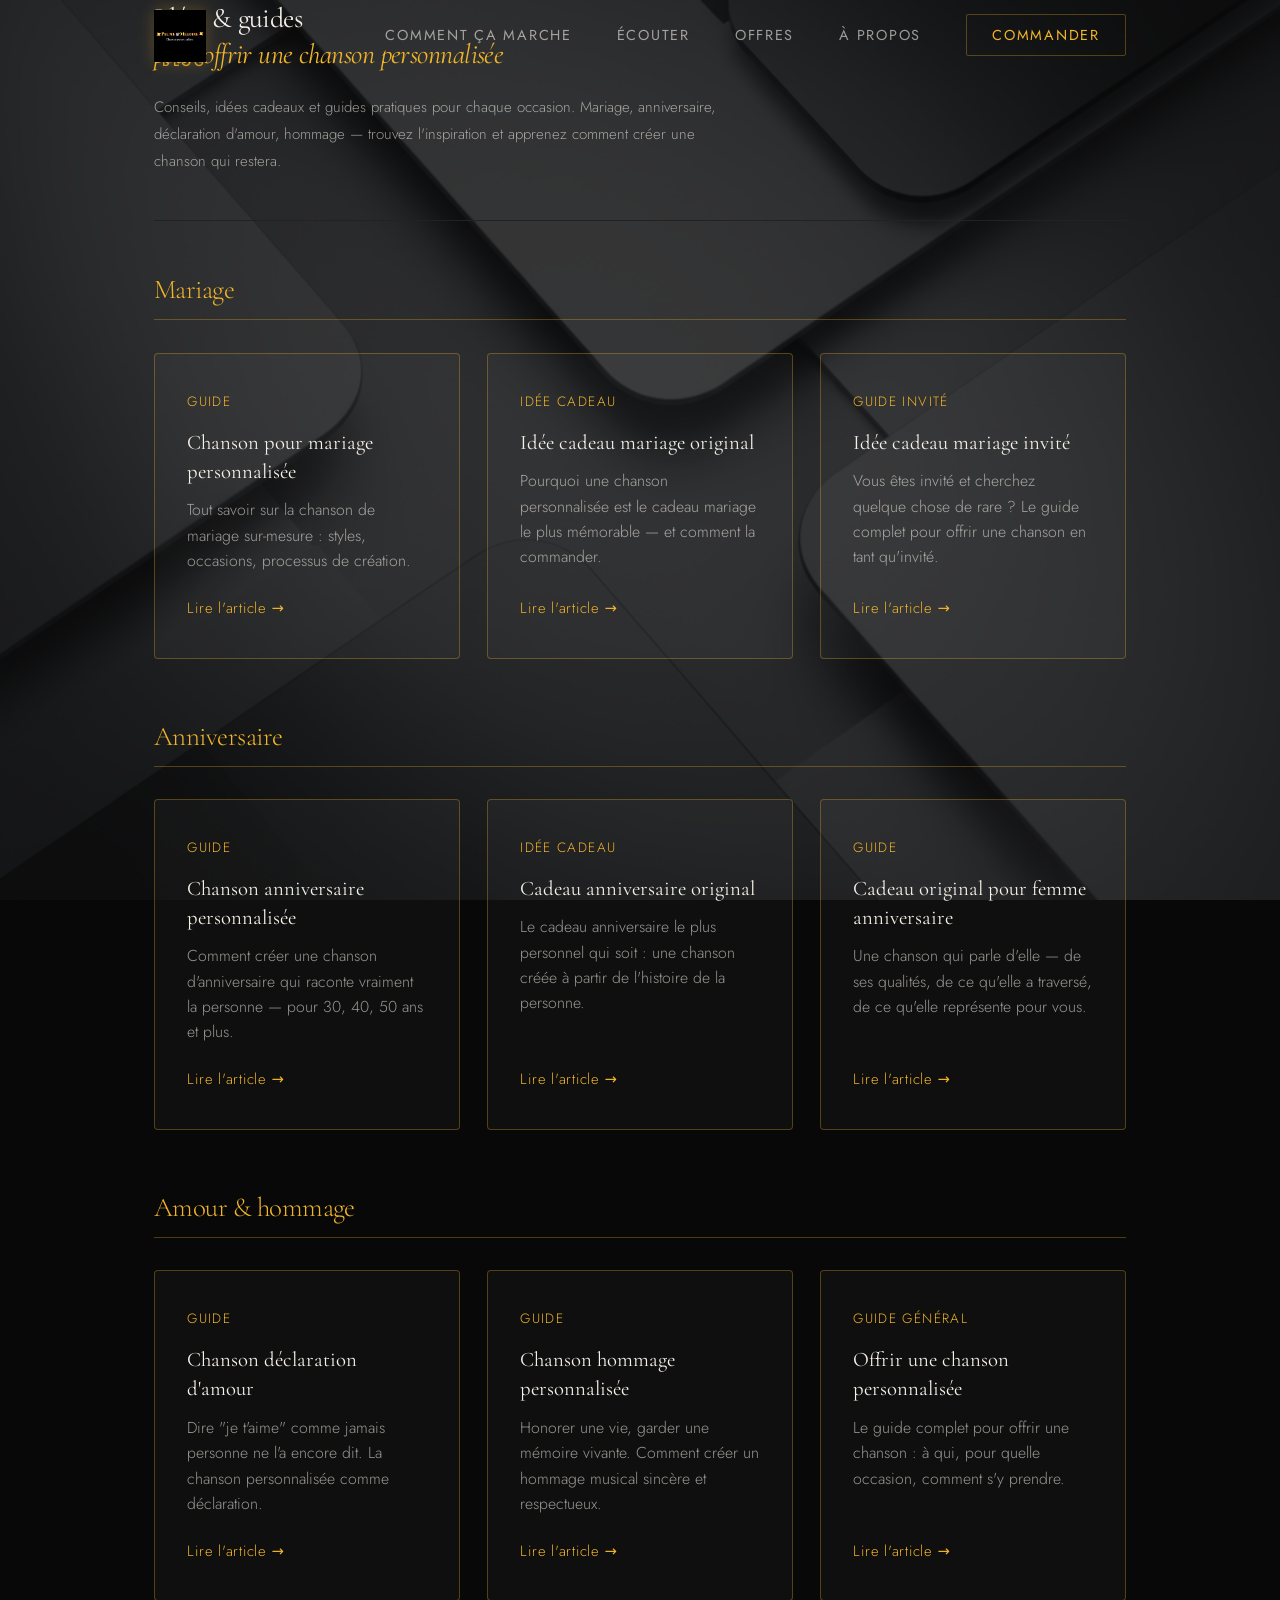
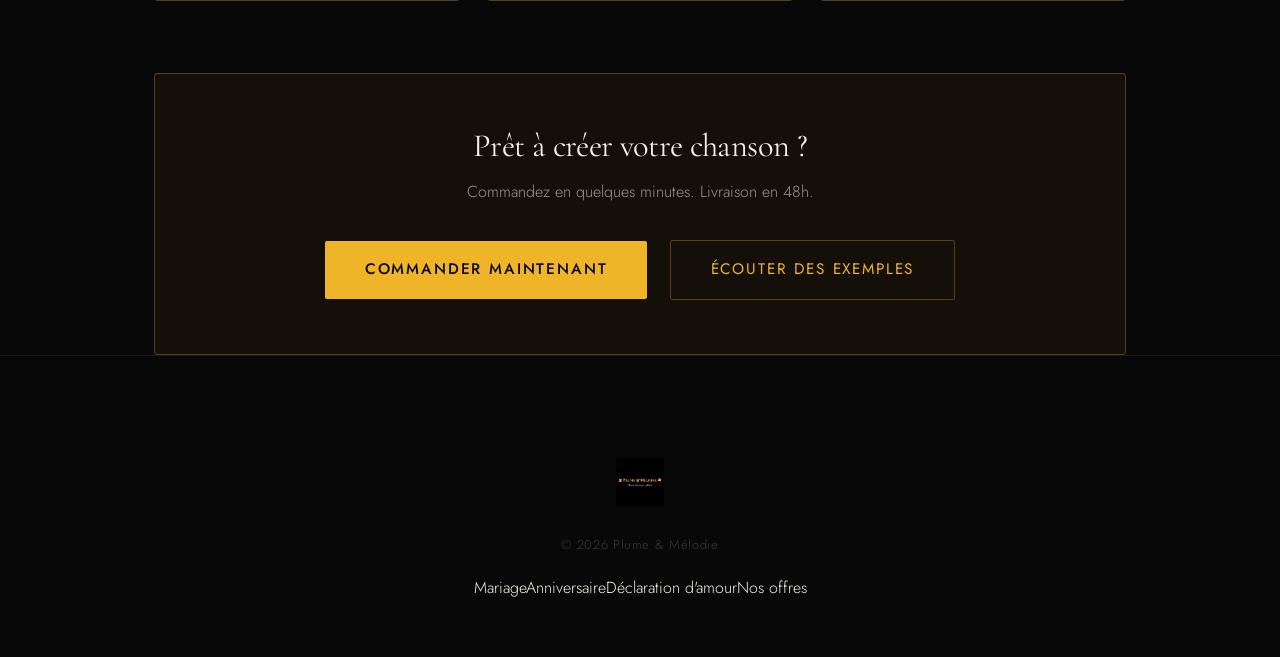
<file: blog.html>
<!DOCTYPE html>
<html lang="fr">
<head>
  <meta charset="UTF-8" />
  <meta name="viewport" content="width=device-width, initial-scale=1.0" />
  <title>Blog — Idées cadeaux & chansons personnalisées | Plume & Mélodie</title>
  <meta name="description" content="Idées cadeaux originaux, conseils pour offrir une chanson personnalisée, guides par occasion. Mariage, anniversaire, déclaration d'amour, hommage." />
  <link rel="canonical" href="https://plumeetmelodie.fr/blog.html" />
  <meta property="og:title" content="Blog — Idées cadeaux & chansons personnalisées | Plume & Mélodie" />
  <meta property="og:description" content="Guides et idées pour offrir une chanson personnalisée : mariage, anniversaire, déclaration d'amour, hommage." />
  <meta property="og:url" content="https://plumeetmelodie.fr/blog.html" />
  <meta property="og:image" content="https://plumeetmelodie.fr/logo.png" />
  <link rel="preconnect" href="https://fonts.googleapis.com" />
  <link rel="preconnect" href="https://fonts.gstatic.com" crossorigin />
  <link href="https://fonts.googleapis.com/css2?family=Cormorant+Garamond:ital,wght@0,300;0,400;0,600;1,300;1,400;1,600&family=Jost:wght@300;400;500&display=swap" rel="stylesheet" />
  <link rel="stylesheet" href="style.css" />
</head>
<body>
  <nav id="navbar"><div class="nav-inner"><a href="index.html" class="nav-logo"><img src="logo.png" alt="Plume & Mélodie" /></a><ul class="nav-links"><li><a href="index.html#concept">Comment ça marche</a></li><li><a href="index.html#ecouter">Écouter</a></li><li><a href="index.html#offres">Offres</a></li><li><a href="index.html#apropos">À propos</a></li><li><a href="index.html#commander" class="nav-cta">Commander</a></li></ul></div></nav>

  <main class="seo-page">
    <div class="container">

      <header class="seo-header">
        <div class="section-tag">Blog</div>
        <h1>Idées & guides<br><em>pour offrir une chanson personnalisée</em></h1>
        <p class="seo-intro">Conseils, idées cadeaux et guides pratiques pour chaque occasion. Mariage, anniversaire, déclaration d'amour, hommage — trouvez l'inspiration et apprenez comment créer une chanson qui restera.</p>
      </header>

      <section class="blog-category">
        <h2 class="blog-category-title">Mariage</h2>
        <div class="blog-grid">
          <a href="chanson-mariage.html" class="blog-card">
            <div class="blog-card-tag">Guide</div>
            <h3>Chanson pour mariage personnalisée</h3>
            <p>Tout savoir sur la chanson de mariage sur-mesure : styles, occasions, processus de création.</p>
            <span class="blog-card-link">Lire l'article →</span>
          </a>
          <a href="cadeau-mariage.html" class="blog-card">
            <div class="blog-card-tag">Idée cadeau</div>
            <h3>Idée cadeau mariage original</h3>
            <p>Pourquoi une chanson personnalisée est le cadeau mariage le plus mémorable — et comment la commander.</p>
            <span class="blog-card-link">Lire l'article →</span>
          </a>
          <a href="cadeau-mariage-chanson-personnalisee.html" class="blog-card">
            <div class="blog-card-tag">Guide invité</div>
            <h3>Idée cadeau mariage invité</h3>
            <p>Vous êtes invité et cherchez quelque chose de rare ? Le guide complet pour offrir une chanson en tant qu'invité.</p>
            <span class="blog-card-link">Lire l'article →</span>
          </a>
        </div>
      </section>

      <section class="blog-category">
        <h2 class="blog-category-title">Anniversaire</h2>
        <div class="blog-grid">
          <a href="chanson-anniversaire.html" class="blog-card">
            <div class="blog-card-tag">Guide</div>
            <h3>Chanson anniversaire personnalisée</h3>
            <p>Comment créer une chanson d'anniversaire qui raconte vraiment la personne — pour 30, 40, 50 ans et plus.</p>
            <span class="blog-card-link">Lire l'article →</span>
          </a>
          <a href="cadeau-anniversaire.html" class="blog-card">
            <div class="blog-card-tag">Idée cadeau</div>
            <h3>Cadeau anniversaire original</h3>
            <p>Le cadeau anniversaire le plus personnel qui soit : une chanson créée à partir de l'histoire de la personne.</p>
            <span class="blog-card-link">Lire l'article →</span>
          </a>
          <a href="cadeau-anniversaire-chanson.html" class="blog-card">
            <div class="blog-card-tag">Guide</div>
            <h3>Cadeau original pour femme anniversaire</h3>
            <p>Une chanson qui parle d'elle — de ses qualités, de ce qu'elle a traversé, de ce qu'elle représente pour vous.</p>
            <span class="blog-card-link">Lire l'article →</span>
          </a>
        </div>
      </section>

      <section class="blog-category">
        <h2 class="blog-category-title">Amour & hommage</h2>
        <div class="blog-grid">
          <a href="declaration-amour.html" class="blog-card">
            <div class="blog-card-tag">Guide</div>
            <h3>Chanson déclaration d'amour</h3>
            <p>Dire "je t'aime" comme jamais personne ne l'a encore dit. La chanson personnalisée comme déclaration.</p>
            <span class="blog-card-link">Lire l'article →</span>
          </a>
          <a href="chanson-hommage.html" class="blog-card">
            <div class="blog-card-tag">Guide</div>
            <h3>Chanson hommage personnalisée</h3>
            <p>Honorer une vie, garder une mémoire vivante. Comment créer un hommage musical sincère et respectueux.</p>
            <span class="blog-card-link">Lire l'article →</span>
          </a>
          <a href="offrir-chanson-personnalisee.html" class="blog-card">
            <div class="blog-card-tag">Guide général</div>
            <h3>Offrir une chanson personnalisée</h3>
            <p>Le guide complet pour offrir une chanson : à qui, pour quelle occasion, comment s'y prendre.</p>
            <span class="blog-card-link">Lire l'article →</span>
          </a>
        </div>
      </section>

      <div class="seo-cta-block">
        <h2>Prêt à créer votre chanson ?</h2>
        <p>Commandez en quelques minutes. Livraison en 48h.</p>
        <a href="index.html#commander" class="btn-gold">Commander maintenant</a>
        <a href="index.html#ecouter" class="btn-outline">Écouter des exemples</a>
      </div>

    </div>
  </main>

  <footer class="footer"><div class="container"><div class="footer-inner"><a href="index.html" class="footer-brand"><img src="logo.png" alt="Plume & Mélodie" class="footer-logo" /></a><p class="footer-copy">© 2026 Plume & Mélodie</p><nav class="footer-links"><a href="chanson-mariage.html">Mariage</a><a href="chanson-anniversaire.html">Anniversaire</a><a href="declaration-amour.html">Déclaration d'amour</a><a href="index.html#offres">Nos offres</a></nav></div></div></footer>
  <script src="script.js"></script>
</body>
</html>
</file>
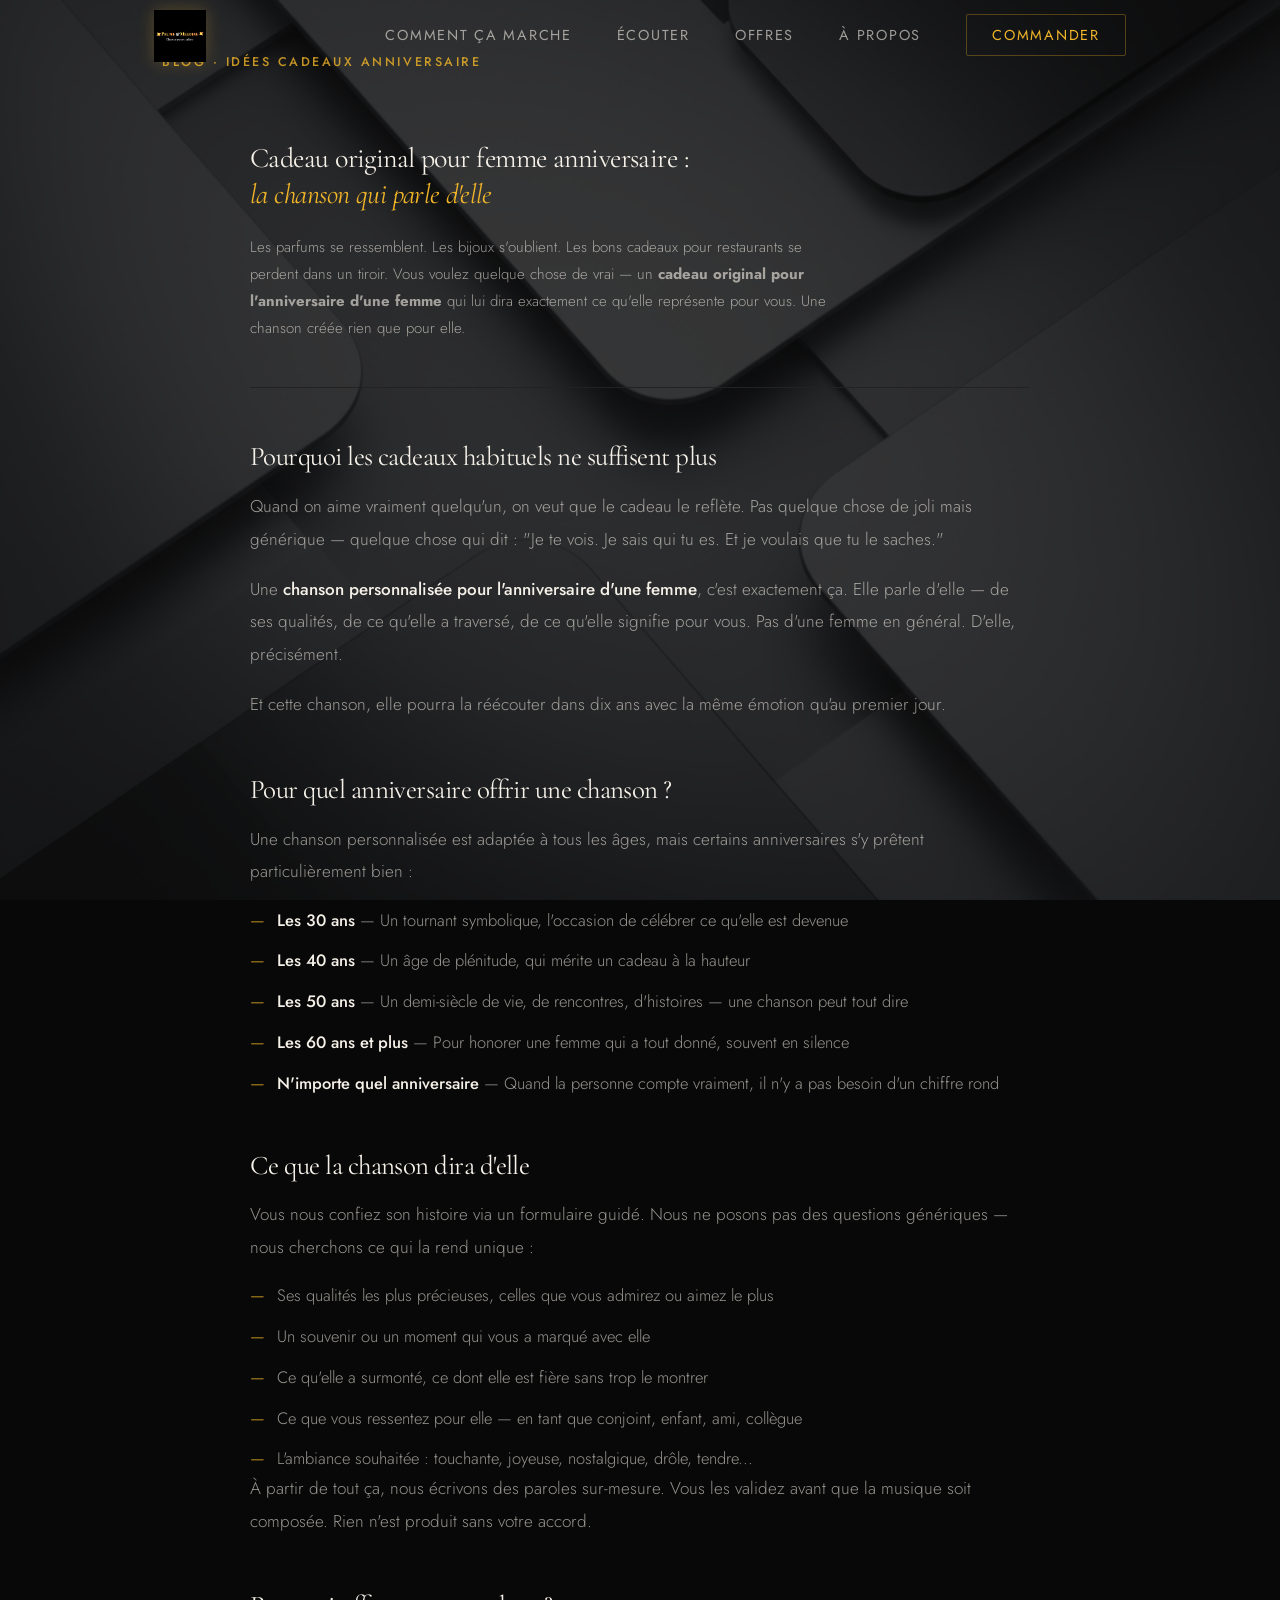
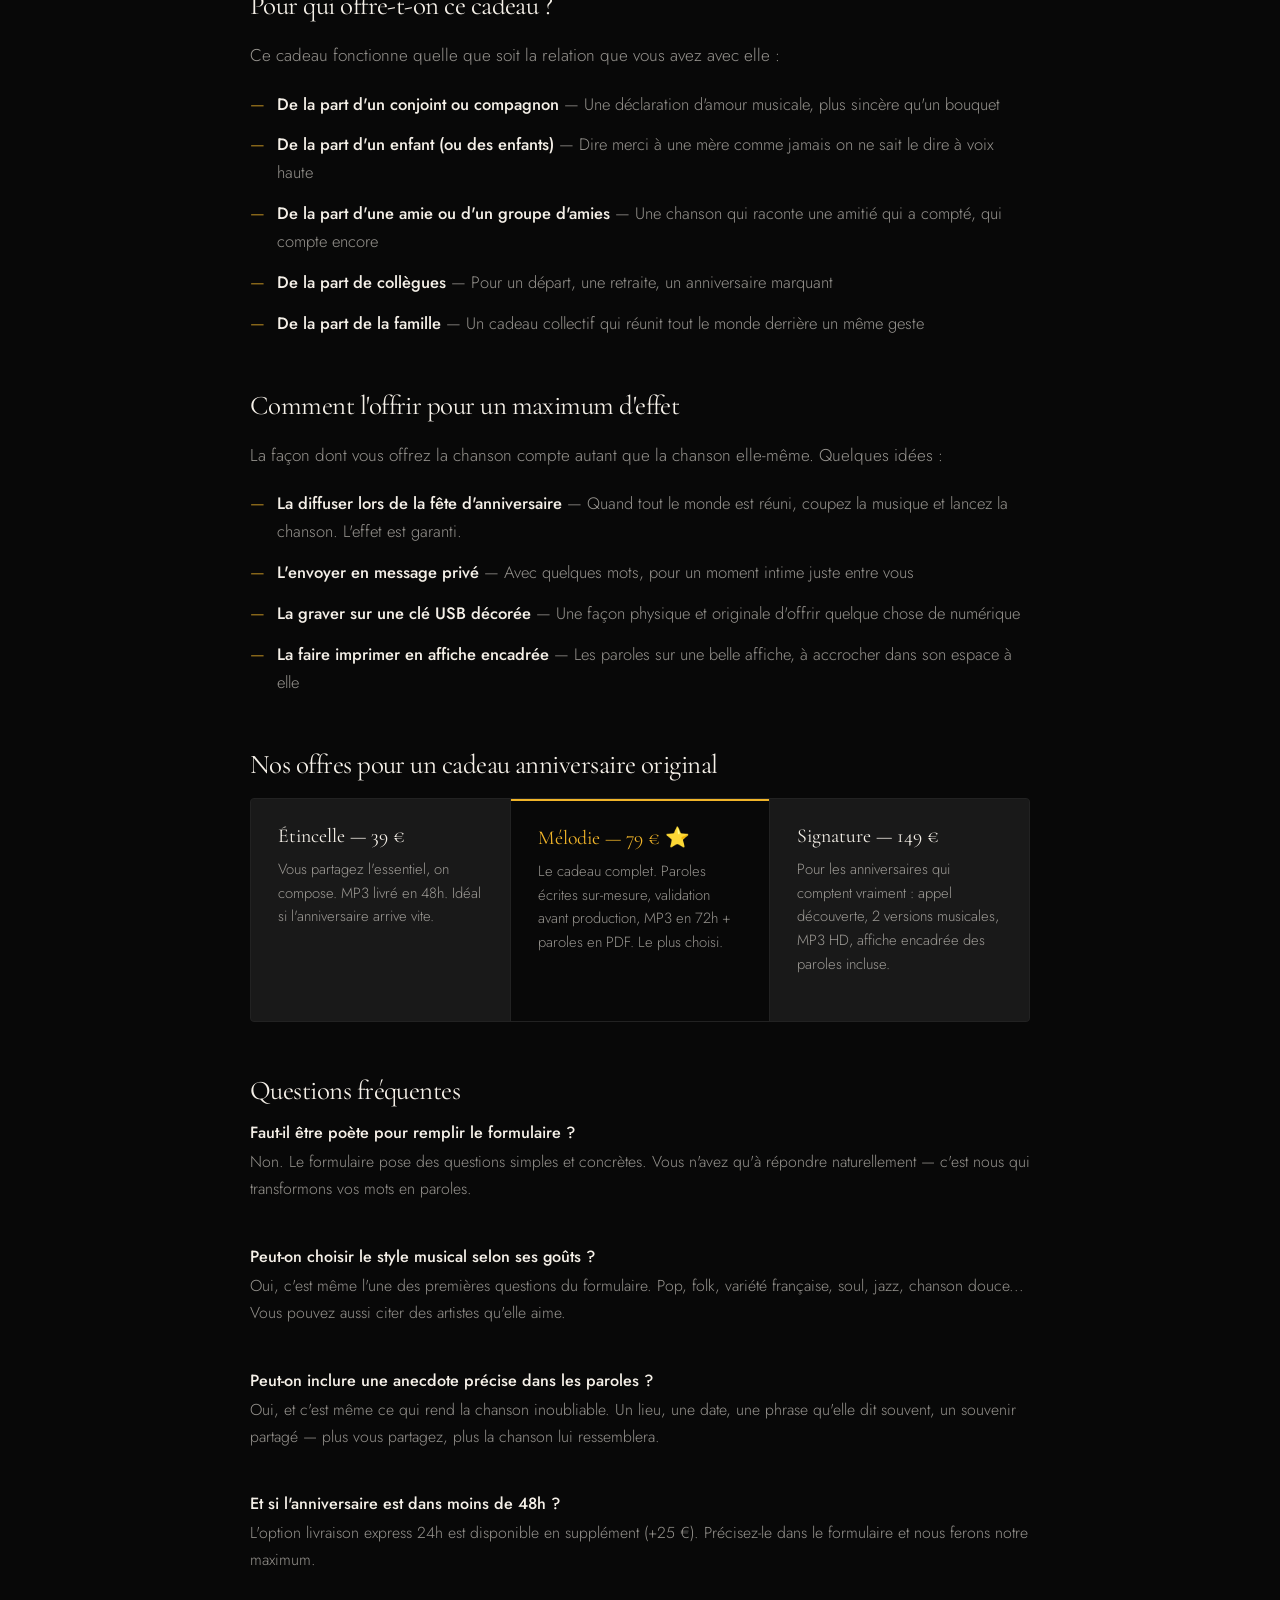
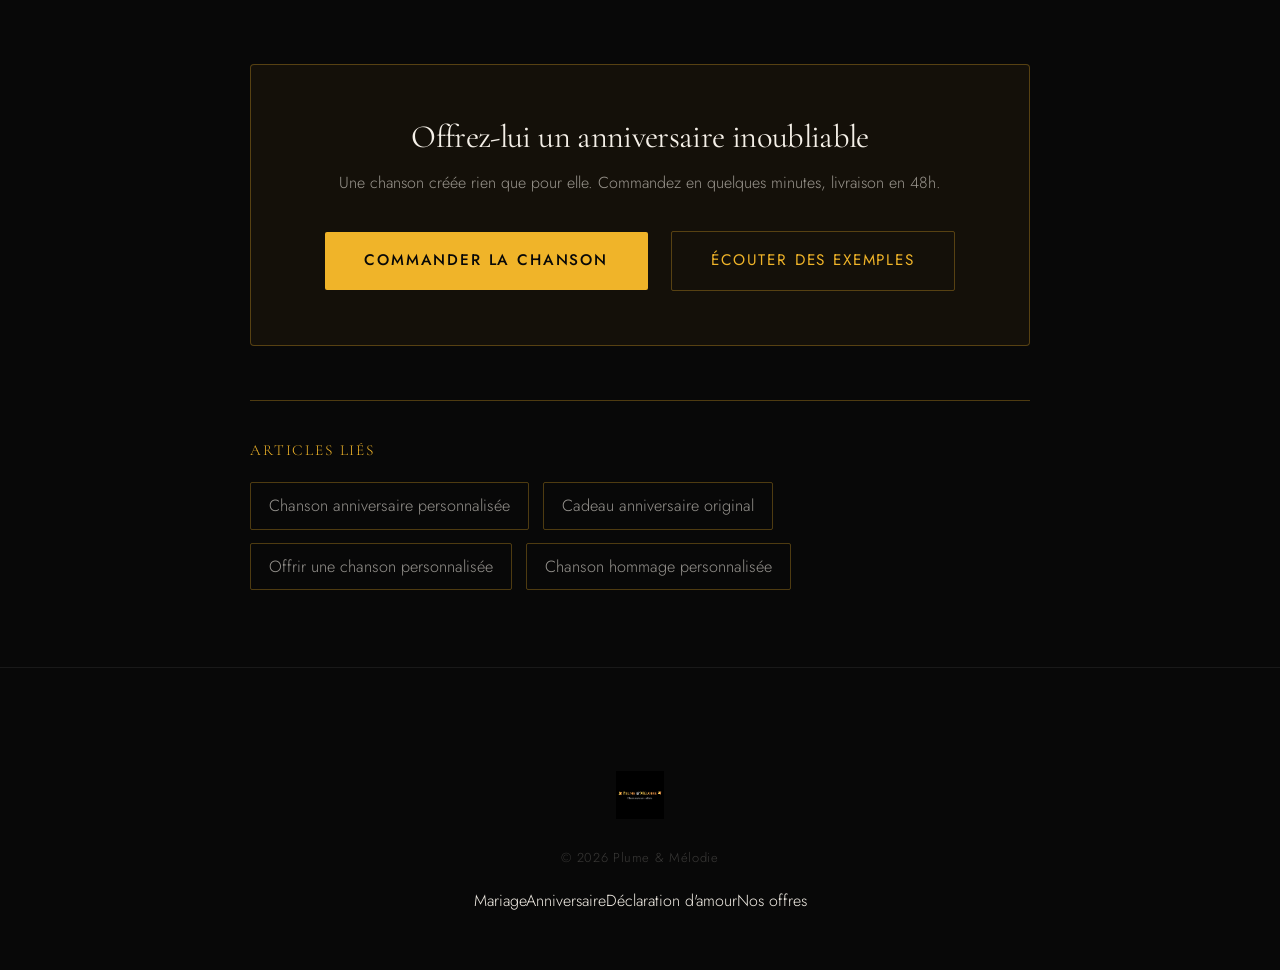
<file: cadeau-anniversaire-chanson.html>
<!DOCTYPE html>
<html lang="fr">
<head>
  <meta charset="UTF-8" />
  <meta name="viewport" content="width=device-width, initial-scale=1.0" />
  <title>Cadeau original pour femme anniversaire : une chanson sur-mesure | Plume & Mélodie</title>
  <meta name="description" content="Vous cherchez un cadeau original pour l'anniversaire d'une femme ? Une chanson personnalisée créée à partir de son histoire — le cadeau qu'elle n'oubliera jamais. À partir de 39 €." />
  <link rel="canonical" href="https://plumeetmelodie.fr/cadeau-anniversaire-chanson.html" />
  <meta property="og:title" content="Cadeau original pour femme anniversaire : une chanson sur-mesure" />
  <meta property="og:description" content="Une chanson créée rien que pour elle — à partir de sa vie, de ce qu'elle est, de ce que vous ressentez. Le cadeau anniversaire le plus personnel qui soit." />
  <meta property="og:url" content="https://plumeetmelodie.fr/cadeau-anniversaire-chanson.html" />
  <meta property="og:image" content="https://plumeetmelodie.fr/logo.png" />
  <script type="application/ld+json">{"@context":"https://schema.org","@type":"Article","headline":"Cadeau original pour femme anniversaire : une chanson sur-mesure","author":{"@type":"Person","name":"Bruno Latrilhe"},"publisher":{"@type":"Organization","name":"Plume & Mélodie","url":"https://plumeetmelodie.fr"},"mainEntityOfPage":"https://plumeetmelodie.fr/cadeau-anniversaire-chanson.html","datePublished":"2026-05-04"}</script>
  <link rel="preconnect" href="https://fonts.googleapis.com" />
  <link rel="preconnect" href="https://fonts.gstatic.com" crossorigin />
  <link href="https://fonts.googleapis.com/css2?family=Cormorant+Garamond:ital,wght@0,300;0,400;0,600;1,300;1,400;1,600&family=Jost:wght@300;400;500&display=swap" rel="stylesheet" />
  <link rel="stylesheet" href="style.css" />
</head>
<body>
  <nav id="navbar"><div class="nav-inner"><a href="index.html" class="nav-logo"><img src="logo.png" alt="Plume & Mélodie" /></a><ul class="nav-links"><li><a href="index.html#concept">Comment ça marche</a></li><li><a href="index.html#ecouter">Écouter</a></li><li><a href="index.html#offres">Offres</a></li><li><a href="index.html#apropos">À propos</a></li><li><a href="index.html#commander" class="nav-cta">Commander</a></li></ul></div></nav>

  <main class="seo-page">
    <div class="container">
      <article class="seo-article">

        <header class="seo-header">
          <div class="section-tag">Blog · Idées cadeaux anniversaire</div>
          <h1>Cadeau original pour femme anniversaire :<br><em>la chanson qui parle d'elle</em></h1>
          <p class="seo-intro">Les parfums se ressemblent. Les bijoux s'oublient. Les bons cadeaux pour restaurants se perdent dans un tiroir. Vous voulez quelque chose de vrai — un <strong>cadeau original pour l'anniversaire d'une femme</strong> qui lui dira exactement ce qu'elle représente pour vous. Une chanson créée rien que pour elle.</p>
        </header>

        <section class="seo-section">
          <h2>Pourquoi les cadeaux habituels ne suffisent plus</h2>
          <p>Quand on aime vraiment quelqu'un, on veut que le cadeau le reflète. Pas quelque chose de joli mais générique — quelque chose qui dit : "Je te vois. Je sais qui tu es. Et je voulais que tu le saches."</p>
          <p>Une <strong>chanson personnalisée pour l'anniversaire d'une femme</strong>, c'est exactement ça. Elle parle d'elle — de ses qualités, de ce qu'elle a traversé, de ce qu'elle signifie pour vous. Pas d'une femme en général. D'elle, précisément.</p>
          <p>Et cette chanson, elle pourra la réécouter dans dix ans avec la même émotion qu'au premier jour.</p>
        </section>

        <section class="seo-section">
          <h2>Pour quel anniversaire offrir une chanson ?</h2>
          <p>Une chanson personnalisée est adaptée à tous les âges, mais certains anniversaires s'y prêtent particulièrement bien :</p>
          <ul class="seo-list">
            <li><strong>Les 30 ans</strong> — Un tournant symbolique, l'occasion de célébrer ce qu'elle est devenue</li>
            <li><strong>Les 40 ans</strong> — Un âge de plénitude, qui mérite un cadeau à la hauteur</li>
            <li><strong>Les 50 ans</strong> — Un demi-siècle de vie, de rencontres, d'histoires — une chanson peut tout dire</li>
            <li><strong>Les 60 ans et plus</strong> — Pour honorer une femme qui a tout donné, souvent en silence</li>
            <li><strong>N'importe quel anniversaire</strong> — Quand la personne compte vraiment, il n'y a pas besoin d'un chiffre rond</li>
          </ul>
        </section>

        <section class="seo-section">
          <h2>Ce que la chanson dira d'elle</h2>
          <p>Vous nous confiez son histoire via un formulaire guidé. Nous ne posons pas des questions génériques — nous cherchons ce qui la rend unique :</p>
          <ul class="seo-list">
            <li>Ses qualités les plus précieuses, celles que vous admirez ou aimez le plus</li>
            <li>Un souvenir ou un moment qui vous a marqué avec elle</li>
            <li>Ce qu'elle a surmonté, ce dont elle est fière sans trop le montrer</li>
            <li>Ce que vous ressentez pour elle — en tant que conjoint, enfant, ami, collègue</li>
            <li>L'ambiance souhaitée : touchante, joyeuse, nostalgique, drôle, tendre...</li>
          </ul>
          <p>À partir de tout ça, nous écrivons des paroles sur-mesure. Vous les validez avant que la musique soit composée. Rien n'est produit sans votre accord.</p>
        </section>

        <section class="seo-section">
          <h2>Pour qui offre-t-on ce cadeau ?</h2>
          <p>Ce cadeau fonctionne quelle que soit la relation que vous avez avec elle :</p>
          <ul class="seo-list">
            <li><strong>De la part d'un conjoint ou compagnon</strong> — Une déclaration d'amour musicale, plus sincère qu'un bouquet</li>
            <li><strong>De la part d'un enfant (ou des enfants)</strong> — Dire merci à une mère comme jamais on ne sait le dire à voix haute</li>
            <li><strong>De la part d'une amie ou d'un groupe d'amies</strong> — Une chanson qui raconte une amitié qui a compté, qui compte encore</li>
            <li><strong>De la part de collègues</strong> — Pour un départ, une retraite, un anniversaire marquant</li>
            <li><strong>De la part de la famille</strong> — Un cadeau collectif qui réunit tout le monde derrière un même geste</li>
          </ul>
        </section>

        <section class="seo-section">
          <h2>Comment l'offrir pour un maximum d'effet</h2>
          <p>La façon dont vous offrez la chanson compte autant que la chanson elle-même. Quelques idées :</p>
          <ul class="seo-list">
            <li><strong>La diffuser lors de la fête d'anniversaire</strong> — Quand tout le monde est réuni, coupez la musique et lancez la chanson. L'effet est garanti.</li>
            <li><strong>L'envoyer en message privé</strong> — Avec quelques mots, pour un moment intime juste entre vous</li>
            <li><strong>La graver sur une clé USB décorée</strong> — Une façon physique et originale d'offrir quelque chose de numérique</li>
            <li><strong>La faire imprimer en affiche encadrée</strong> — Les paroles sur une belle affiche, à accrocher dans son espace à elle</li>
          </ul>
        </section>

        <section class="seo-section">
          <h2>Nos offres pour un cadeau anniversaire original</h2>
          <div class="seo-offres">
            <div class="seo-offre"><h3>Étincelle — 39 €</h3><p>Vous partagez l'essentiel, on compose. MP3 livré en 48h. Idéal si l'anniversaire arrive vite.</p></div>
            <div class="seo-offre featured"><h3>Mélodie — 79 € ⭐</h3><p>Le cadeau complet. Paroles écrites sur-mesure, validation avant production, MP3 en 72h + paroles en PDF. Le plus choisi.</p></div>
            <div class="seo-offre"><h3>Signature — 149 €</h3><p>Pour les anniversaires qui comptent vraiment : appel découverte, 2 versions musicales, MP3 HD, affiche encadrée des paroles incluse.</p></div>
          </div>
        </section>

        <section class="seo-section">
          <h2>Questions fréquentes</h2>
          <div class="seo-faq">
            <div class="seo-faq-item"><h3>Faut-il être poète pour remplir le formulaire ?</h3><p>Non. Le formulaire pose des questions simples et concrètes. Vous n'avez qu'à répondre naturellement — c'est nous qui transformons vos mots en paroles.</p></div>
            <div class="seo-faq-item"><h3>Peut-on choisir le style musical selon ses goûts ?</h3><p>Oui, c'est même l'une des premières questions du formulaire. Pop, folk, variété française, soul, jazz, chanson douce... Vous pouvez aussi citer des artistes qu'elle aime.</p></div>
            <div class="seo-faq-item"><h3>Peut-on inclure une anecdote précise dans les paroles ?</h3><p>Oui, et c'est même ce qui rend la chanson inoubliable. Un lieu, une date, une phrase qu'elle dit souvent, un souvenir partagé — plus vous partagez, plus la chanson lui ressemblera.</p></div>
            <div class="seo-faq-item"><h3>Et si l'anniversaire est dans moins de 48h ?</h3><p>L'option livraison express 24h est disponible en supplément (+25 €). Précisez-le dans le formulaire et nous ferons notre maximum.</p></div>
          </div>
        </section>

        <div class="seo-cta-block">
          <h2>Offrez-lui un anniversaire inoubliable</h2>
          <p>Une chanson créée rien que pour elle. Commandez en quelques minutes, livraison en 48h.</p>
          <a href="index.html#commander" class="btn-gold">Commander la chanson</a>
          <a href="index.html#ecouter" class="btn-outline">Écouter des exemples</a>
        </div>

        <div class="seo-related">
          <p class="seo-related-title">Articles liés</p>
          <div class="seo-related-links">
            <a href="chanson-anniversaire.html">Chanson anniversaire personnalisée</a>
            <a href="cadeau-anniversaire.html">Cadeau anniversaire original</a>
            <a href="offrir-chanson-personnalisee.html">Offrir une chanson personnalisée</a>
            <a href="chanson-hommage.html">Chanson hommage personnalisée</a>
          </div>
        </div>

      </article>
    </div>
  </main>

  <footer class="footer"><div class="container"><div class="footer-inner"><a href="index.html" class="footer-brand"><img src="logo.png" alt="Plume & Mélodie" class="footer-logo" /></a><p class="footer-copy">© 2026 Plume & Mélodie</p><nav class="footer-links"><a href="chanson-mariage.html">Mariage</a><a href="chanson-anniversaire.html">Anniversaire</a><a href="declaration-amour.html">Déclaration d'amour</a><a href="index.html#offres">Nos offres</a></nav></div></div></footer>
  <script src="script.js"></script>
</body>
</html>
</file>
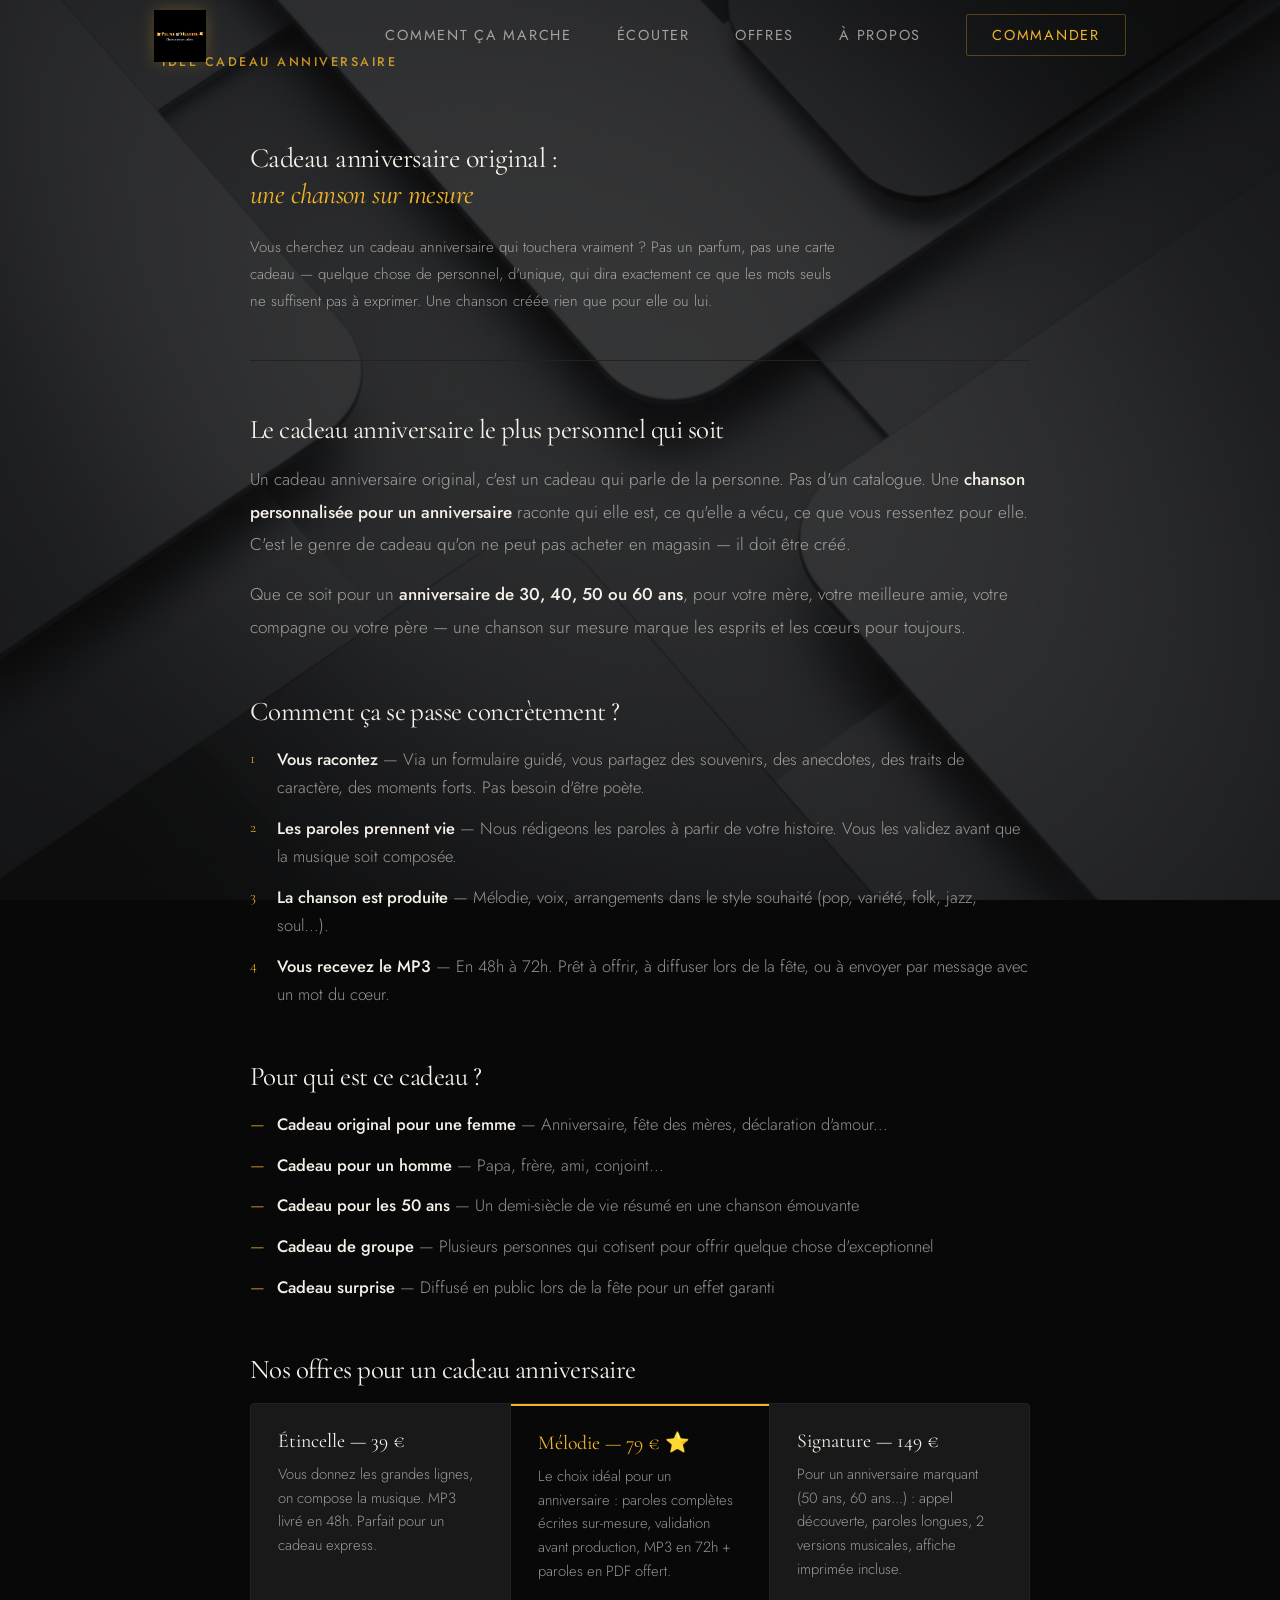
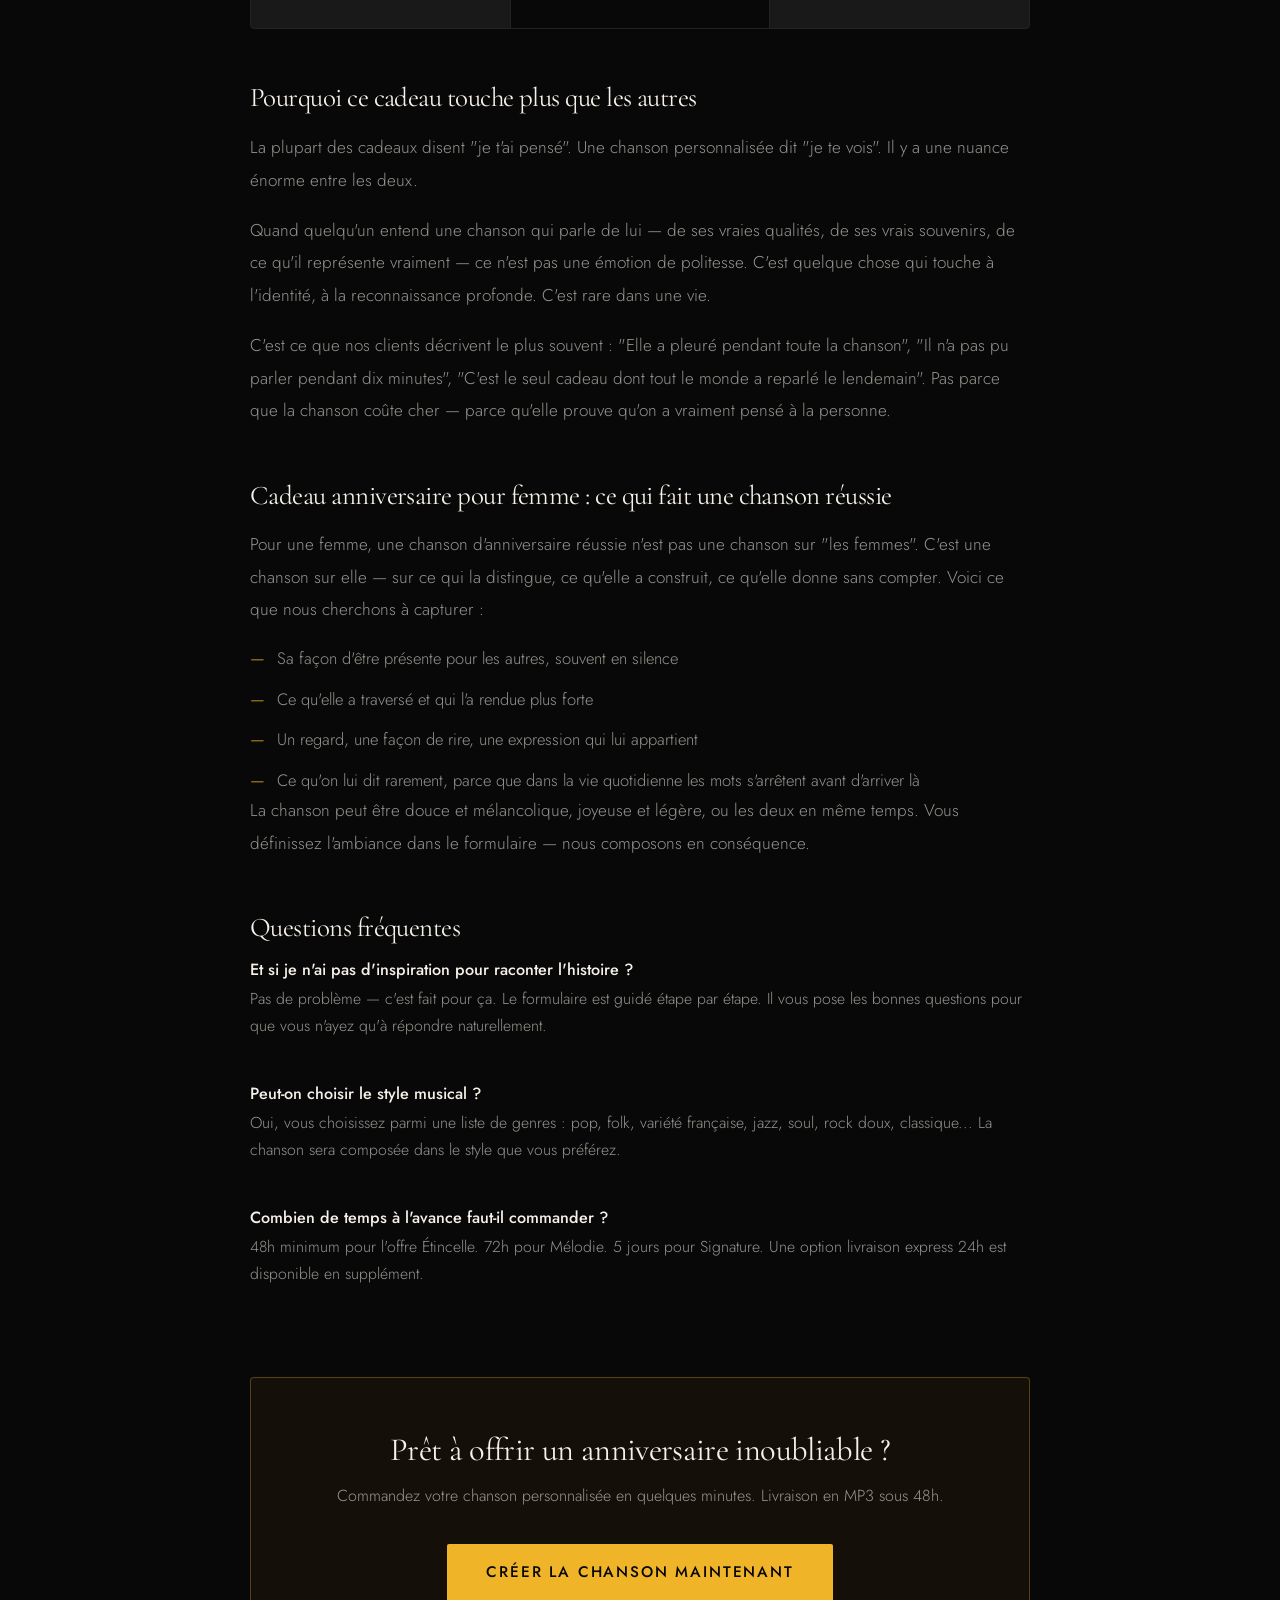
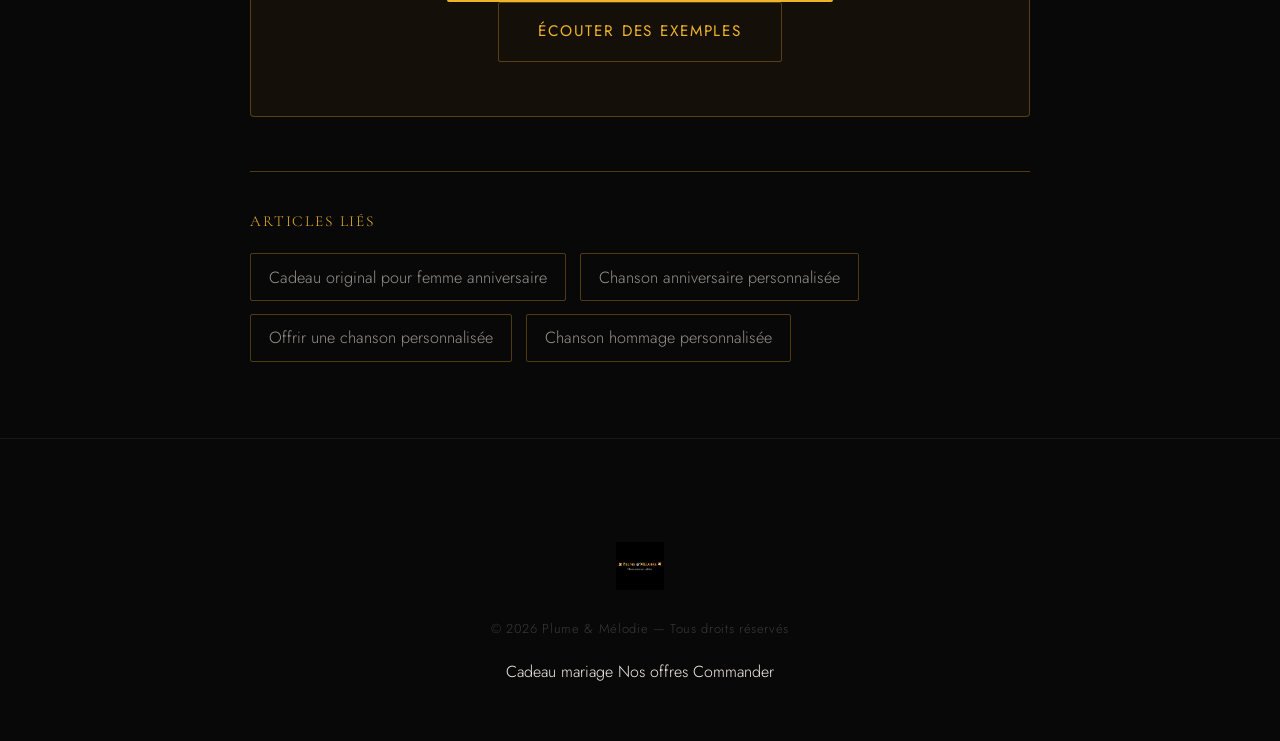
<file: cadeau-anniversaire.html>
<!DOCTYPE html>
<html lang="fr">
<head>
  <meta charset="UTF-8" />
  <meta name="viewport" content="width=device-width, initial-scale=1.0" />
  <title>Cadeau anniversaire original : une chanson sur mesure | Plume & Mélodie</title>
  <meta name="description" content="Cherchez-vous un cadeau anniversaire vraiment original ? Offrez une chanson personnalisée créée sur-mesure. Idéal pour 30, 40, 50 ans ou plus. À partir de 39 €, livraison en 48h." />
  <link rel="canonical" href="https://plumeetmelodie.fr/cadeau-anniversaire.html" />

  <meta property="og:type" content="article" />
  <meta property="og:url" content="https://plumeetmelodie.fr/cadeau-anniversaire.html" />
  <meta property="og:title" content="Cadeau anniversaire original : une chanson sur mesure" />
  <meta property="og:description" content="Offrez une chanson unique créée sur-mesure pour l'anniversaire d'une personne qui compte. À partir de 39 €." />
  <meta property="og:image" content="https://plumeetmelodie.fr/logo.png" />

  <script type="application/ld+json">
  {
    "@context": "https://schema.org",
    "@type": "Article",
    "headline": "Cadeau anniversaire original : une chanson sur mesure",
    "description": "Découvrez pourquoi une chanson personnalisée est le cadeau anniversaire le plus original et émouvant.",
    "author": { "@type": "Person", "name": "Bruno Latrilhe" },
    "publisher": { "@type": "Organization", "name": "Plume & Mélodie", "url": "https://plumeetmelodie.fr" },
    "mainEntityOfPage": "https://plumeetmelodie.fr/cadeau-anniversaire.html"
  }
  </script>

  <link rel="preconnect" href="https://fonts.googleapis.com" />
  <link rel="preconnect" href="https://fonts.gstatic.com" crossorigin />
  <link href="https://fonts.googleapis.com/css2?family=Cormorant+Garamond:ital,wght@0,300;0,400;0,600;1,300;1,400;1,600&family=Jost:wght@300;400;500&display=swap" rel="stylesheet" />
  <link rel="stylesheet" href="style.css" />
</head>
<body>

  <nav id="navbar">
    <div class="nav-inner">
      <a href="index.html" class="nav-logo">
        <img src="logo.png" alt="Plume & Mélodie — chansons personnalisées" />
      </a>
      <ul class="nav-links">
        <li><a href="index.html#concept">Comment ça marche</a></li>
        <li><a href="index.html#ecouter">Écouter</a></li>
        <li><a href="index.html#offres">Offres</a></li>
        <li><a href="index.html#apropos">À propos</a></li>
        <li><a href="index.html#commander" class="nav-cta">Commander</a></li>
      </ul>
    </div>
  </nav>

  <main class="seo-page">
    <div class="container">

      <article class="seo-article">

        <header class="seo-header">
          <div class="section-tag">Idée cadeau anniversaire</div>
          <h1>Cadeau anniversaire original :<br><em>une chanson sur mesure</em></h1>
          <p class="seo-intro">Vous cherchez un cadeau anniversaire qui touchera vraiment ? Pas un parfum, pas une carte cadeau — quelque chose de personnel, d'unique, qui dira exactement ce que les mots seuls ne suffisent pas à exprimer. Une chanson créée rien que pour elle ou lui.</p>
        </header>

        <section class="seo-section">
          <h2>Le cadeau anniversaire le plus personnel qui soit</h2>
          <p>Un cadeau anniversaire original, c'est un cadeau qui parle de la personne. Pas d'un catalogue. Une <strong>chanson personnalisée pour un anniversaire</strong> raconte qui elle est, ce qu'elle a vécu, ce que vous ressentez pour elle. C'est le genre de cadeau qu'on ne peut pas acheter en magasin — il doit être créé.</p>
          <p>Que ce soit pour un <strong>anniversaire de 30, 40, 50 ou 60 ans</strong>, pour votre mère, votre meilleure amie, votre compagne ou votre père — une chanson sur mesure marque les esprits et les cœurs pour toujours.</p>
        </section>

        <section class="seo-section">
          <h2>Comment ça se passe concrètement ?</h2>
          <ol class="seo-list">
            <li><strong>Vous racontez</strong> — Via un formulaire guidé, vous partagez des souvenirs, des anecdotes, des traits de caractère, des moments forts. Pas besoin d'être poète.</li>
            <li><strong>Les paroles prennent vie</strong> — Nous rédigeons les paroles à partir de votre histoire. Vous les validez avant que la musique soit composée.</li>
            <li><strong>La chanson est produite</strong> — Mélodie, voix, arrangements dans le style souhaité (pop, variété, folk, jazz, soul...).</li>
            <li><strong>Vous recevez le MP3</strong> — En 48h à 72h. Prêt à offrir, à diffuser lors de la fête, ou à envoyer par message avec un mot du cœur.</li>
          </ol>
        </section>

        <section class="seo-section">
          <h2>Pour qui est ce cadeau ?</h2>
          <ul class="seo-list">
            <li><strong>Cadeau original pour une femme</strong> — Anniversaire, fête des mères, déclaration d'amour...</li>
            <li><strong>Cadeau pour un homme</strong> — Papa, frère, ami, conjoint...</li>
            <li><strong>Cadeau pour les 50 ans</strong> — Un demi-siècle de vie résumé en une chanson émouvante</li>
            <li><strong>Cadeau de groupe</strong> — Plusieurs personnes qui cotisent pour offrir quelque chose d'exceptionnel</li>
            <li><strong>Cadeau surprise</strong> — Diffusé en public lors de la fête pour un effet garanti</li>
          </ul>
        </section>

        <section class="seo-section">
          <h2>Nos offres pour un cadeau anniversaire</h2>
          <div class="seo-offres">
            <div class="seo-offre">
              <h3>Étincelle — 39 €</h3>
              <p>Vous donnez les grandes lignes, on compose la musique. MP3 livré en 48h. Parfait pour un cadeau express.</p>
            </div>
            <div class="seo-offre featured">
              <h3>Mélodie — 79 € ⭐</h3>
              <p>Le choix idéal pour un anniversaire : paroles complètes écrites sur-mesure, validation avant production, MP3 en 72h + paroles en PDF offert.</p>
            </div>
            <div class="seo-offre">
              <h3>Signature — 149 €</h3>
              <p>Pour un anniversaire marquant (50 ans, 60 ans...) : appel découverte, paroles longues, 2 versions musicales, affiche imprimée incluse.</p>
            </div>
          </div>
        </section>

        <section class="seo-section">
          <h2>Pourquoi ce cadeau touche plus que les autres</h2>
          <p>La plupart des cadeaux disent "je t'ai pensé". Une chanson personnalisée dit "je te vois". Il y a une nuance énorme entre les deux.</p>
          <p>Quand quelqu'un entend une chanson qui parle de lui — de ses vraies qualités, de ses vrais souvenirs, de ce qu'il représente vraiment — ce n'est pas une émotion de politesse. C'est quelque chose qui touche à l'identité, à la reconnaissance profonde. C'est rare dans une vie.</p>
          <p>C'est ce que nos clients décrivent le plus souvent : "Elle a pleuré pendant toute la chanson", "Il n'a pas pu parler pendant dix minutes", "C'est le seul cadeau dont tout le monde a reparlé le lendemain". Pas parce que la chanson coûte cher — parce qu'elle prouve qu'on a vraiment pensé à la personne.</p>
        </section>

        <section class="seo-section">
          <h2>Cadeau anniversaire pour femme : ce qui fait une chanson réussie</h2>
          <p>Pour une femme, une chanson d'anniversaire réussie n'est pas une chanson sur "les femmes". C'est une chanson sur elle — sur ce qui la distingue, ce qu'elle a construit, ce qu'elle donne sans compter. Voici ce que nous cherchons à capturer :</p>
          <ul class="seo-list">
            <li>Sa façon d'être présente pour les autres, souvent en silence</li>
            <li>Ce qu'elle a traversé et qui l'a rendue plus forte</li>
            <li>Un regard, une façon de rire, une expression qui lui appartient</li>
            <li>Ce qu'on lui dit rarement, parce que dans la vie quotidienne les mots s'arrêtent avant d'arriver là</li>
          </ul>
          <p>La chanson peut être douce et mélancolique, joyeuse et légère, ou les deux en même temps. Vous définissez l'ambiance dans le formulaire — nous composons en conséquence.</p>
        </section>

        <section class="seo-section">
          <h2>Questions fréquentes</h2>
          <div class="seo-faq">
            <div class="seo-faq-item">
              <h3>Et si je n'ai pas d'inspiration pour raconter l'histoire ?</h3>
              <p>Pas de problème — c'est fait pour ça. Le formulaire est guidé étape par étape. Il vous pose les bonnes questions pour que vous n'ayez qu'à répondre naturellement.</p>
            </div>
            <div class="seo-faq-item">
              <h3>Peut-on choisir le style musical ?</h3>
              <p>Oui, vous choisissez parmi une liste de genres : pop, folk, variété française, jazz, soul, rock doux, classique... La chanson sera composée dans le style que vous préférez.</p>
            </div>
            <div class="seo-faq-item">
              <h3>Combien de temps à l'avance faut-il commander ?</h3>
              <p>48h minimum pour l'offre Étincelle. 72h pour Mélodie. 5 jours pour Signature. Une option livraison express 24h est disponible en supplément.</p>
            </div>
          </div>
        </section>

        <div class="seo-cta-block">
          <h2>Prêt à offrir un anniversaire inoubliable ?</h2>
          <p>Commandez votre chanson personnalisée en quelques minutes. Livraison en MP3 sous 48h.</p>
          <a href="index.html#commander" class="btn-gold">Créer la chanson maintenant</a>
          <a href="index.html#ecouter" class="btn-outline">Écouter des exemples</a>
        </div>

        <div class="seo-related">
          <p class="seo-related-title">Articles liés</p>
          <div class="seo-related-links">
            <a href="cadeau-anniversaire-chanson.html">Cadeau original pour femme anniversaire</a>
            <a href="chanson-anniversaire.html">Chanson anniversaire personnalisée</a>
            <a href="offrir-chanson-personnalisee.html">Offrir une chanson personnalisée</a>
            <a href="chanson-hommage.html">Chanson hommage personnalisée</a>
          </div>
        </div>

      </article>
    </div>
  </main>

  <footer class="footer">
    <div class="container">
      <div class="footer-inner">
        <a href="index.html" class="footer-brand">
          <img src="logo.png" alt="Plume & Mélodie" class="footer-logo" />
        </a>
        <p class="footer-copy">© 2026 Plume & Mélodie — Tous droits réservés</p>
        <nav class="footer-links">
          <a href="cadeau-mariage.html">Cadeau mariage</a>
          <a href="index.html#offres">Nos offres</a>
          <a href="index.html#commander">Commander</a>
        </nav>
      </div>
    </div>
  </footer>

  <script src="script.js"></script>
</body>
</html>
</file>
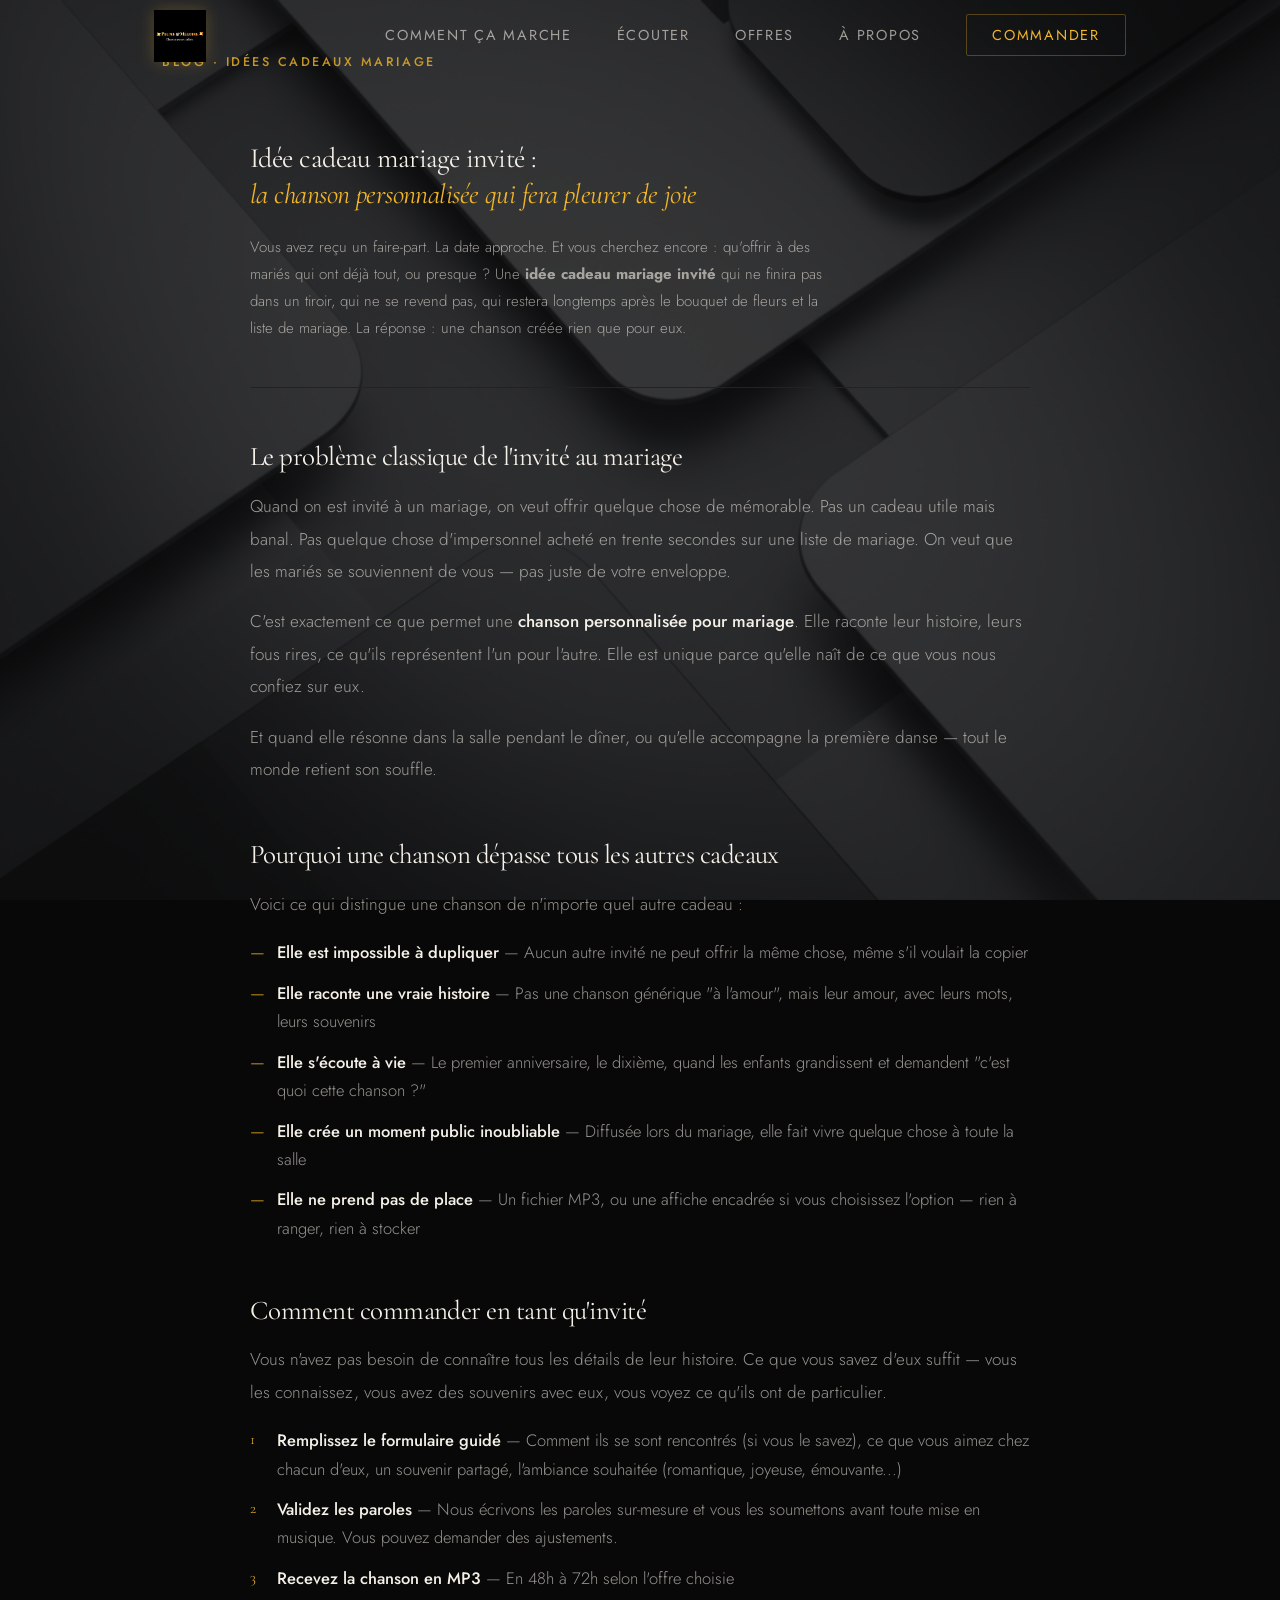
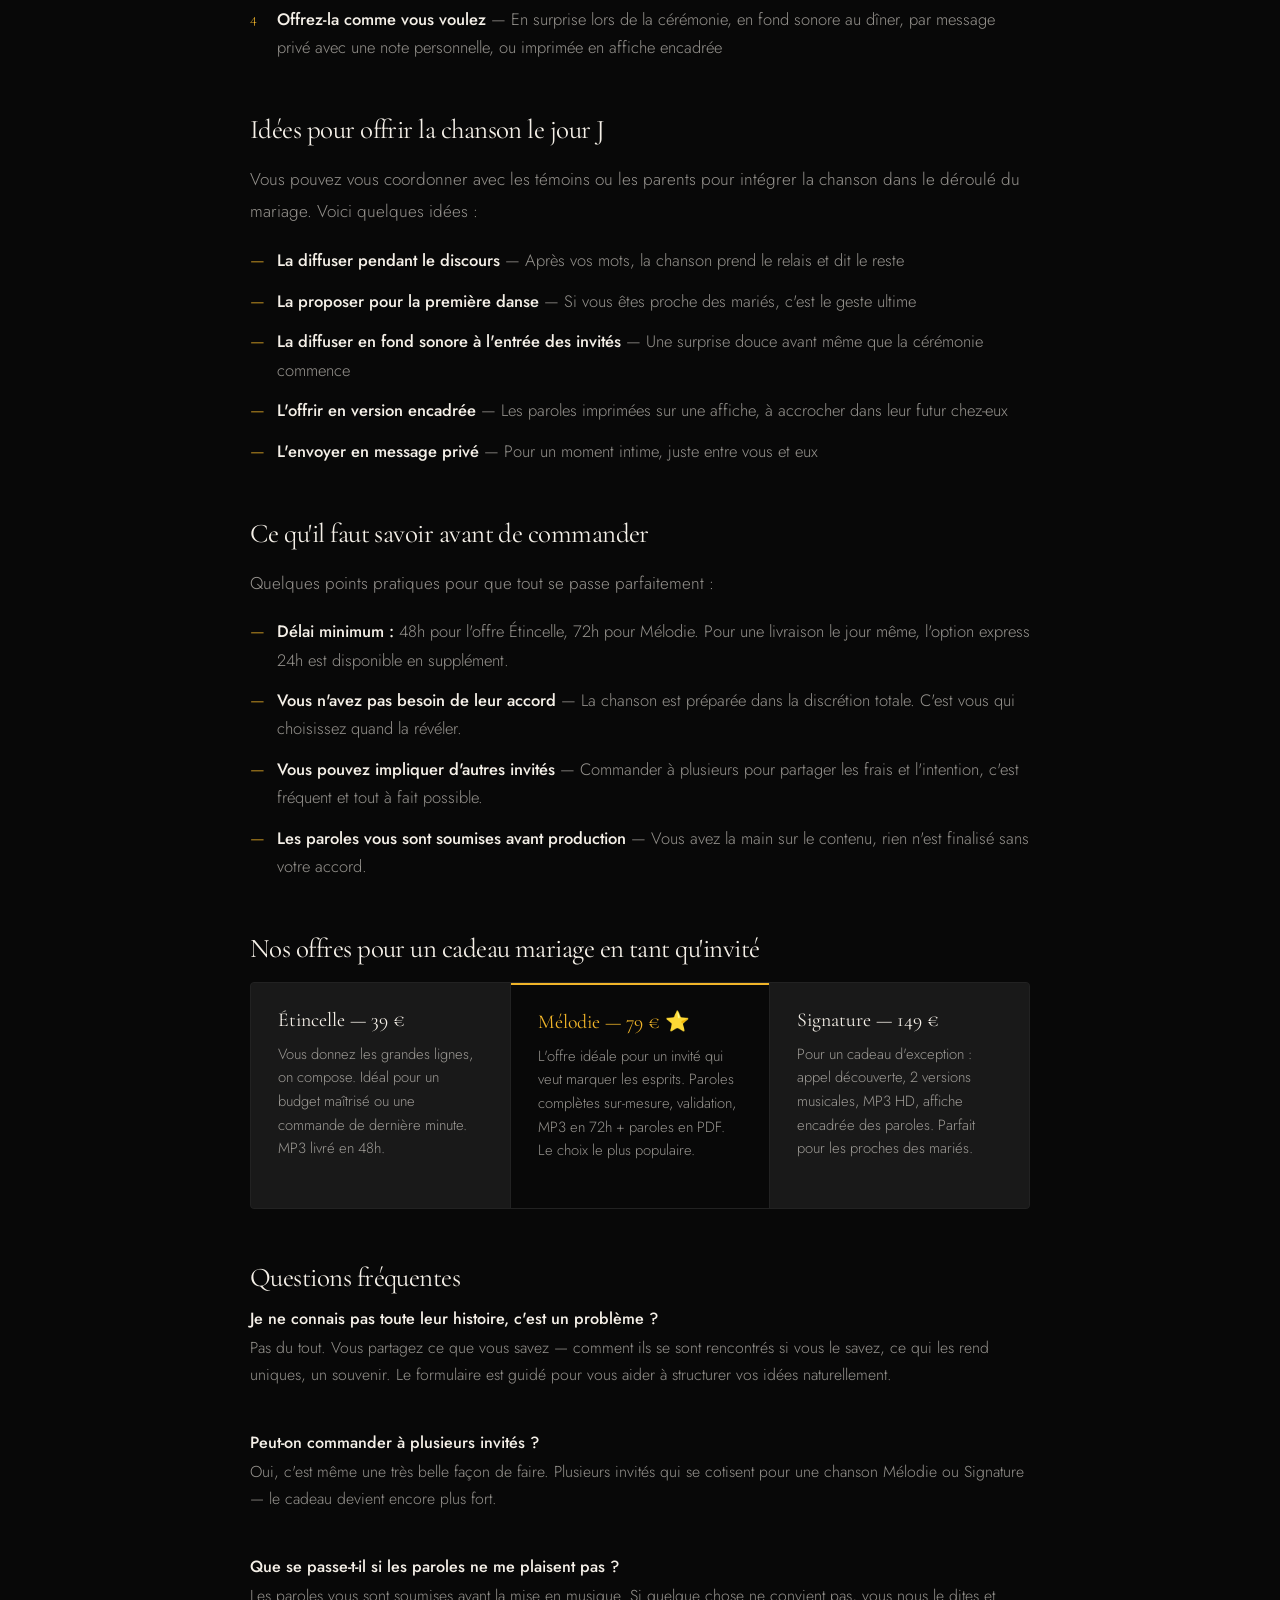
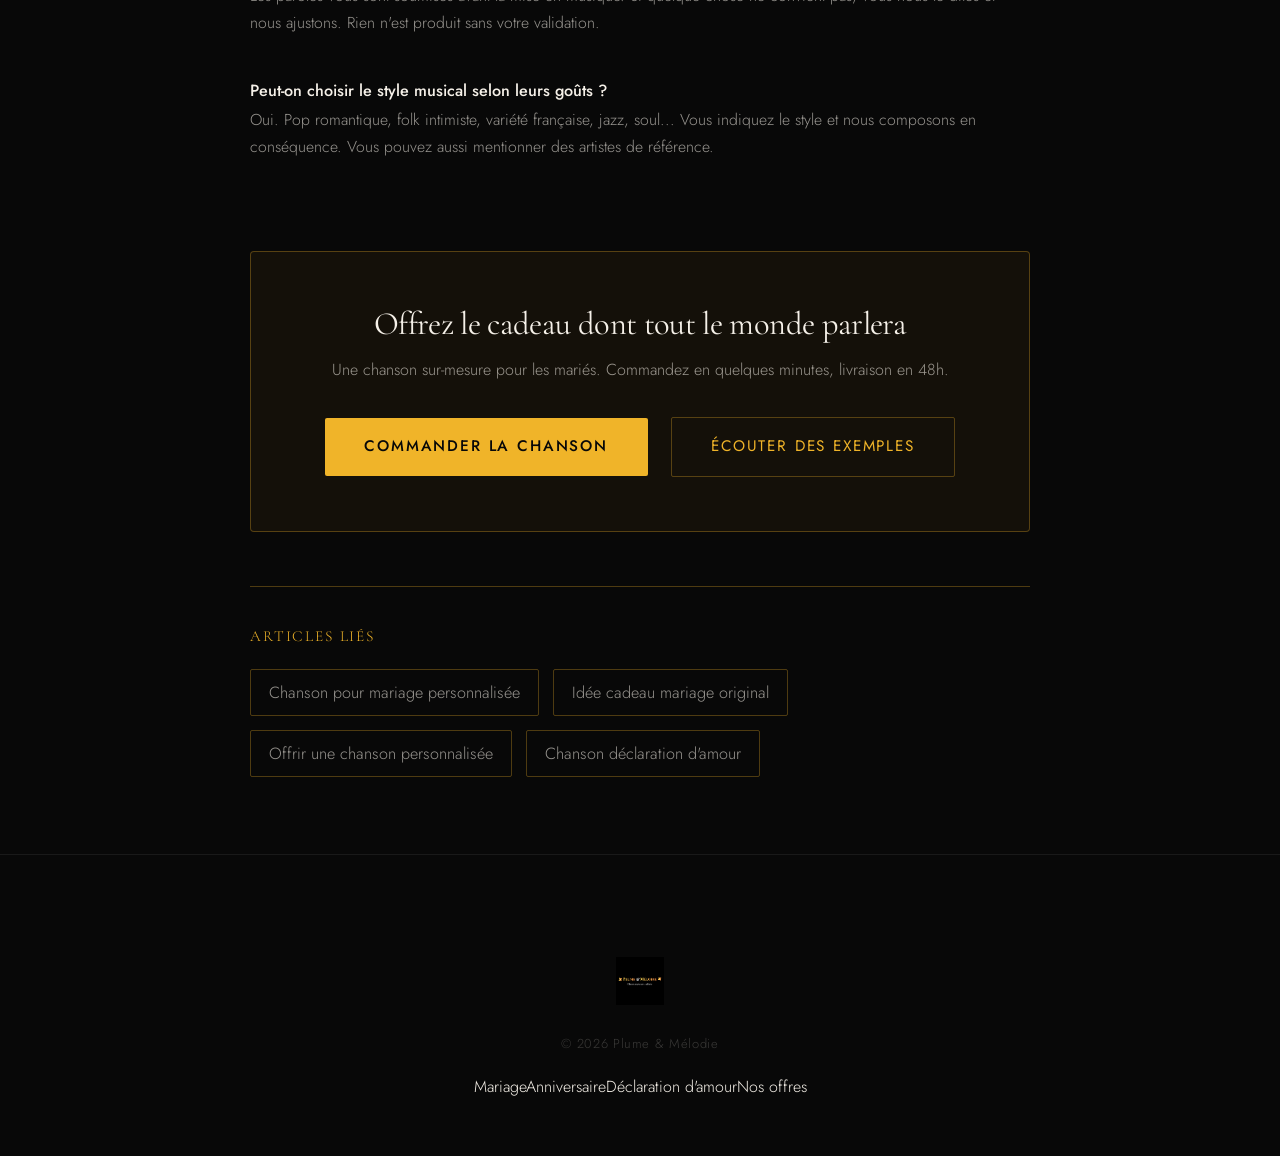
<file: cadeau-mariage-chanson-personnalisee.html>
<!DOCTYPE html>
<html lang="fr">
<head>
  <meta charset="UTF-8" />
  <meta name="viewport" content="width=device-width, initial-scale=1.0" />
  <title>Idée cadeau mariage invité : offrir une chanson personnalisée | Plume & Mélodie</title>
  <meta name="description" content="Vous êtes invité à un mariage et cherchez une idée cadeau originale ? Offrez une chanson personnalisée créée sur-mesure pour les mariés. À partir de 39 €, livraison en 48h." />
  <link rel="canonical" href="https://plumeetmelodie.fr/cadeau-mariage-chanson-personnalisee.html" />
  <meta property="og:title" content="Idée cadeau mariage invité : offrir une chanson personnalisée" />
  <meta property="og:description" content="Vous êtes invité à un mariage ? Offrez une chanson personnalisée créée sur-mesure pour les mariés — le cadeau dont tout le monde parlera." />
  <meta property="og:url" content="https://plumeetmelodie.fr/cadeau-mariage-chanson-personnalisee.html" />
  <meta property="og:image" content="https://plumeetmelodie.fr/logo.png" />
  <script type="application/ld+json">{"@context":"https://schema.org","@type":"Article","headline":"Idée cadeau mariage invité : offrir une chanson personnalisée","author":{"@type":"Person","name":"Bruno Latrilhe"},"publisher":{"@type":"Organization","name":"Plume & Mélodie","url":"https://plumeetmelodie.fr"},"mainEntityOfPage":"https://plumeetmelodie.fr/cadeau-mariage-chanson-personnalisee.html","datePublished":"2026-05-04"}</script>
  <link rel="preconnect" href="https://fonts.googleapis.com" />
  <link rel="preconnect" href="https://fonts.gstatic.com" crossorigin />
  <link href="https://fonts.googleapis.com/css2?family=Cormorant+Garamond:ital,wght@0,300;0,400;0,600;1,300;1,400;1,600&family=Jost:wght@300;400;500&display=swap" rel="stylesheet" />
  <link rel="stylesheet" href="style.css" />
</head>
<body>
  <nav id="navbar"><div class="nav-inner"><a href="index.html" class="nav-logo"><img src="logo.png" alt="Plume & Mélodie" /></a><ul class="nav-links"><li><a href="index.html#concept">Comment ça marche</a></li><li><a href="index.html#ecouter">Écouter</a></li><li><a href="index.html#offres">Offres</a></li><li><a href="index.html#apropos">À propos</a></li><li><a href="index.html#commander" class="nav-cta">Commander</a></li></ul></div></nav>

  <main class="seo-page">
    <div class="container">
      <article class="seo-article">

        <header class="seo-header">
          <div class="section-tag">Blog · Idées cadeaux mariage</div>
          <h1>Idée cadeau mariage invité :<br><em>la chanson personnalisée qui fera pleurer de joie</em></h1>
          <p class="seo-intro">Vous avez reçu un faire-part. La date approche. Et vous cherchez encore : qu'offrir à des mariés qui ont déjà tout, ou presque ? Une <strong>idée cadeau mariage invité</strong> qui ne finira pas dans un tiroir, qui ne se revend pas, qui restera longtemps après le bouquet de fleurs et la liste de mariage. La réponse : une chanson créée rien que pour eux.</p>
        </header>

        <section class="seo-section">
          <h2>Le problème classique de l'invité au mariage</h2>
          <p>Quand on est invité à un mariage, on veut offrir quelque chose de mémorable. Pas un cadeau utile mais banal. Pas quelque chose d'impersonnel acheté en trente secondes sur une liste de mariage. On veut que les mariés se souviennent de vous — pas juste de votre enveloppe.</p>
          <p>C'est exactement ce que permet une <strong>chanson personnalisée pour mariage</strong>. Elle raconte leur histoire, leurs fous rires, ce qu'ils représentent l'un pour l'autre. Elle est unique parce qu'elle naît de ce que vous nous confiez sur eux.</p>
          <p>Et quand elle résonne dans la salle pendant le dîner, ou qu'elle accompagne la première danse — tout le monde retient son souffle.</p>
        </section>

        <section class="seo-section">
          <h2>Pourquoi une chanson dépasse tous les autres cadeaux</h2>
          <p>Voici ce qui distingue une chanson de n'importe quel autre cadeau :</p>
          <ul class="seo-list">
            <li><strong>Elle est impossible à dupliquer</strong> — Aucun autre invité ne peut offrir la même chose, même s'il voulait la copier</li>
            <li><strong>Elle raconte une vraie histoire</strong> — Pas une chanson générique "à l'amour", mais leur amour, avec leurs mots, leurs souvenirs</li>
            <li><strong>Elle s'écoute à vie</strong> — Le premier anniversaire, le dixième, quand les enfants grandissent et demandent "c'est quoi cette chanson ?"</li>
            <li><strong>Elle crée un moment public inoubliable</strong> — Diffusée lors du mariage, elle fait vivre quelque chose à toute la salle</li>
            <li><strong>Elle ne prend pas de place</strong> — Un fichier MP3, ou une affiche encadrée si vous choisissez l'option — rien à ranger, rien à stocker</li>
          </ul>
        </section>

        <section class="seo-section">
          <h2>Comment commander en tant qu'invité</h2>
          <p>Vous n'avez pas besoin de connaître tous les détails de leur histoire. Ce que vous savez d'eux suffit — vous les connaissez, vous avez des souvenirs avec eux, vous voyez ce qu'ils ont de particulier.</p>
          <ol class="seo-list">
            <li><strong>Remplissez le formulaire guidé</strong> — Comment ils se sont rencontrés (si vous le savez), ce que vous aimez chez chacun d'eux, un souvenir partagé, l'ambiance souhaitée (romantique, joyeuse, émouvante...)</li>
            <li><strong>Validez les paroles</strong> — Nous écrivons les paroles sur-mesure et vous les soumettons avant toute mise en musique. Vous pouvez demander des ajustements.</li>
            <li><strong>Recevez la chanson en MP3</strong> — En 48h à 72h selon l'offre choisie</li>
            <li><strong>Offrez-la comme vous voulez</strong> — En surprise lors de la cérémonie, en fond sonore au dîner, par message privé avec une note personnelle, ou imprimée en affiche encadrée</li>
          </ol>
        </section>

        <section class="seo-section">
          <h2>Idées pour offrir la chanson le jour J</h2>
          <p>Vous pouvez vous coordonner avec les témoins ou les parents pour intégrer la chanson dans le déroulé du mariage. Voici quelques idées :</p>
          <ul class="seo-list">
            <li><strong>La diffuser pendant le discours</strong> — Après vos mots, la chanson prend le relais et dit le reste</li>
            <li><strong>La proposer pour la première danse</strong> — Si vous êtes proche des mariés, c'est le geste ultime</li>
            <li><strong>La diffuser en fond sonore à l'entrée des invités</strong> — Une surprise douce avant même que la cérémonie commence</li>
            <li><strong>L'offrir en version encadrée</strong> — Les paroles imprimées sur une affiche, à accrocher dans leur futur chez-eux</li>
            <li><strong>L'envoyer en message privé</strong> — Pour un moment intime, juste entre vous et eux</li>
          </ul>
        </section>

        <section class="seo-section">
          <h2>Ce qu'il faut savoir avant de commander</h2>
          <p>Quelques points pratiques pour que tout se passe parfaitement :</p>
          <ul class="seo-list">
            <li><strong>Délai minimum :</strong> 48h pour l'offre Étincelle, 72h pour Mélodie. Pour une livraison le jour même, l'option express 24h est disponible en supplément.</li>
            <li><strong>Vous n'avez pas besoin de leur accord</strong> — La chanson est préparée dans la discrétion totale. C'est vous qui choisissez quand la révéler.</li>
            <li><strong>Vous pouvez impliquer d'autres invités</strong> — Commander à plusieurs pour partager les frais et l'intention, c'est fréquent et tout à fait possible.</li>
            <li><strong>Les paroles vous sont soumises avant production</strong> — Vous avez la main sur le contenu, rien n'est finalisé sans votre accord.</li>
          </ul>
        </section>

        <section class="seo-section">
          <h2>Nos offres pour un cadeau mariage en tant qu'invité</h2>
          <div class="seo-offres">
            <div class="seo-offre"><h3>Étincelle — 39 €</h3><p>Vous donnez les grandes lignes, on compose. Idéal pour un budget maîtrisé ou une commande de dernière minute. MP3 livré en 48h.</p></div>
            <div class="seo-offre featured"><h3>Mélodie — 79 € ⭐</h3><p>L'offre idéale pour un invité qui veut marquer les esprits. Paroles complètes sur-mesure, validation, MP3 en 72h + paroles en PDF. Le choix le plus populaire.</p></div>
            <div class="seo-offre"><h3>Signature — 149 €</h3><p>Pour un cadeau d'exception : appel découverte, 2 versions musicales, MP3 HD, affiche encadrée des paroles. Parfait pour les proches des mariés.</p></div>
          </div>
        </section>

        <section class="seo-section">
          <h2>Questions fréquentes</h2>
          <div class="seo-faq">
            <div class="seo-faq-item"><h3>Je ne connais pas toute leur histoire, c'est un problème ?</h3><p>Pas du tout. Vous partagez ce que vous savez — comment ils se sont rencontrés si vous le savez, ce qui les rend uniques, un souvenir. Le formulaire est guidé pour vous aider à structurer vos idées naturellement.</p></div>
            <div class="seo-faq-item"><h3>Peut-on commander à plusieurs invités ?</h3><p>Oui, c'est même une très belle façon de faire. Plusieurs invités qui se cotisent pour une chanson Mélodie ou Signature — le cadeau devient encore plus fort.</p></div>
            <div class="seo-faq-item"><h3>Que se passe-t-il si les paroles ne me plaisent pas ?</h3><p>Les paroles vous sont soumises avant la mise en musique. Si quelque chose ne convient pas, vous nous le dites et nous ajustons. Rien n'est produit sans votre validation.</p></div>
            <div class="seo-faq-item"><h3>Peut-on choisir le style musical selon leurs goûts ?</h3><p>Oui. Pop romantique, folk intimiste, variété française, jazz, soul... Vous indiquez le style et nous composons en conséquence. Vous pouvez aussi mentionner des artistes de référence.</p></div>
          </div>
        </section>

        <div class="seo-cta-block">
          <h2>Offrez le cadeau dont tout le monde parlera</h2>
          <p>Une chanson sur-mesure pour les mariés. Commandez en quelques minutes, livraison en 48h.</p>
          <a href="index.html#commander" class="btn-gold">Commander la chanson</a>
          <a href="index.html#ecouter" class="btn-outline">Écouter des exemples</a>
        </div>

        <div class="seo-related">
          <p class="seo-related-title">Articles liés</p>
          <div class="seo-related-links">
            <a href="chanson-mariage.html">Chanson pour mariage personnalisée</a>
            <a href="cadeau-mariage.html">Idée cadeau mariage original</a>
            <a href="offrir-chanson-personnalisee.html">Offrir une chanson personnalisée</a>
            <a href="declaration-amour.html">Chanson déclaration d'amour</a>
          </div>
        </div>

      </article>
    </div>
  </main>

  <footer class="footer"><div class="container"><div class="footer-inner"><a href="index.html" class="footer-brand"><img src="logo.png" alt="Plume & Mélodie" class="footer-logo" /></a><p class="footer-copy">© 2026 Plume & Mélodie</p><nav class="footer-links"><a href="chanson-mariage.html">Mariage</a><a href="chanson-anniversaire.html">Anniversaire</a><a href="declaration-amour.html">Déclaration d'amour</a><a href="index.html#offres">Nos offres</a></nav></div></div></footer>
  <script src="script.js"></script>
</body>
</html>
</file>
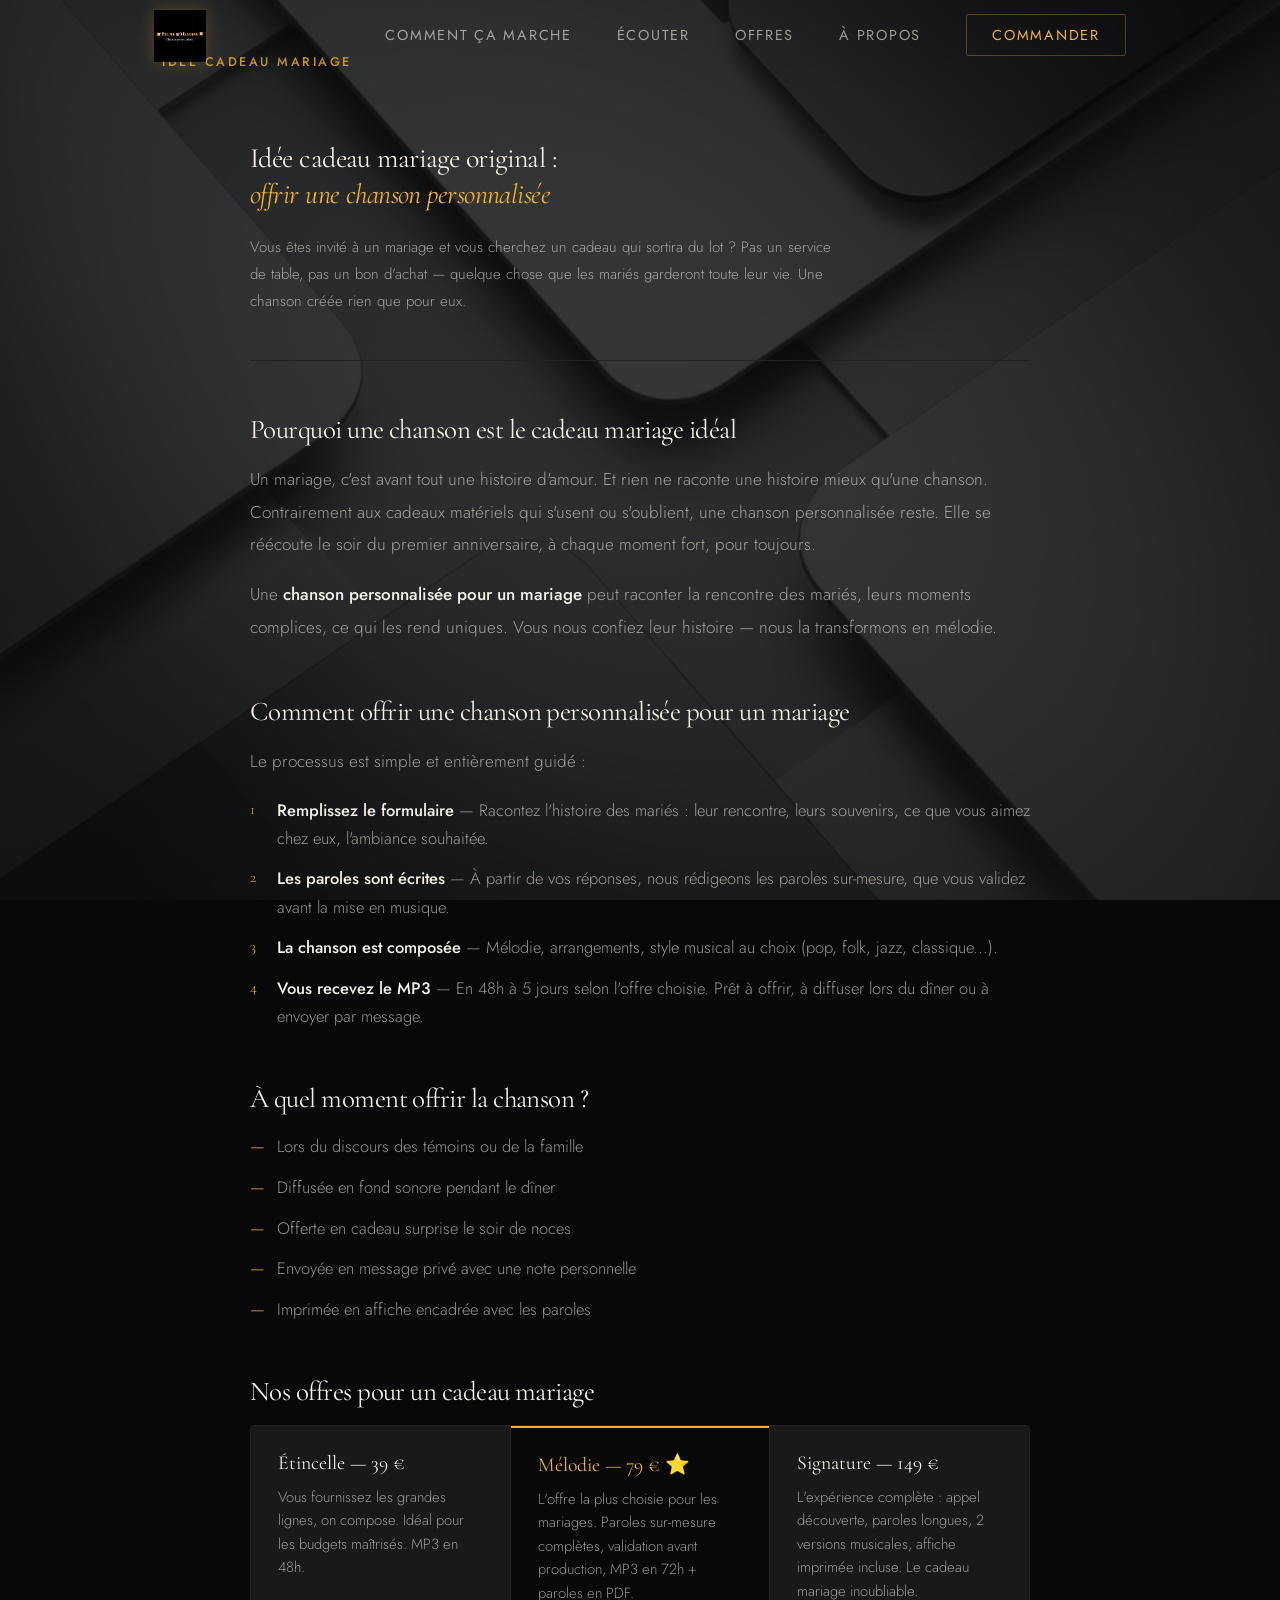
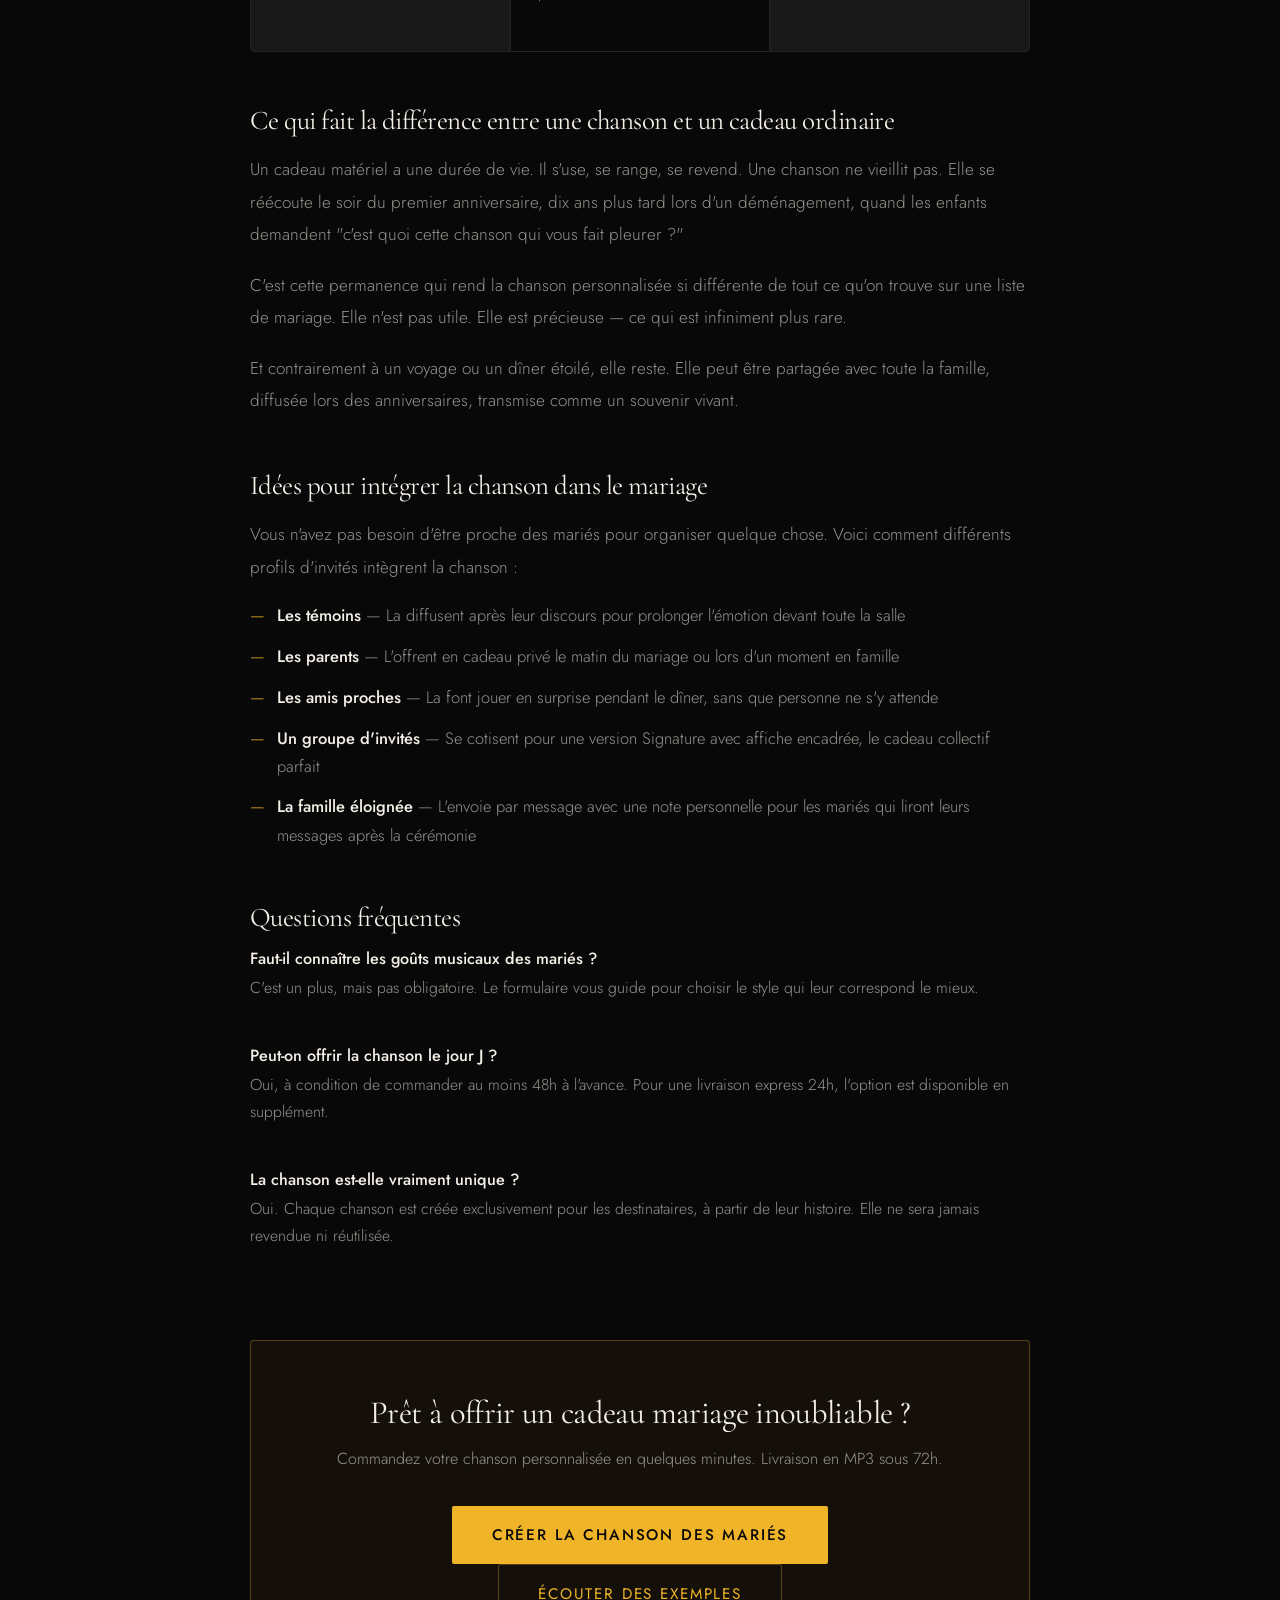
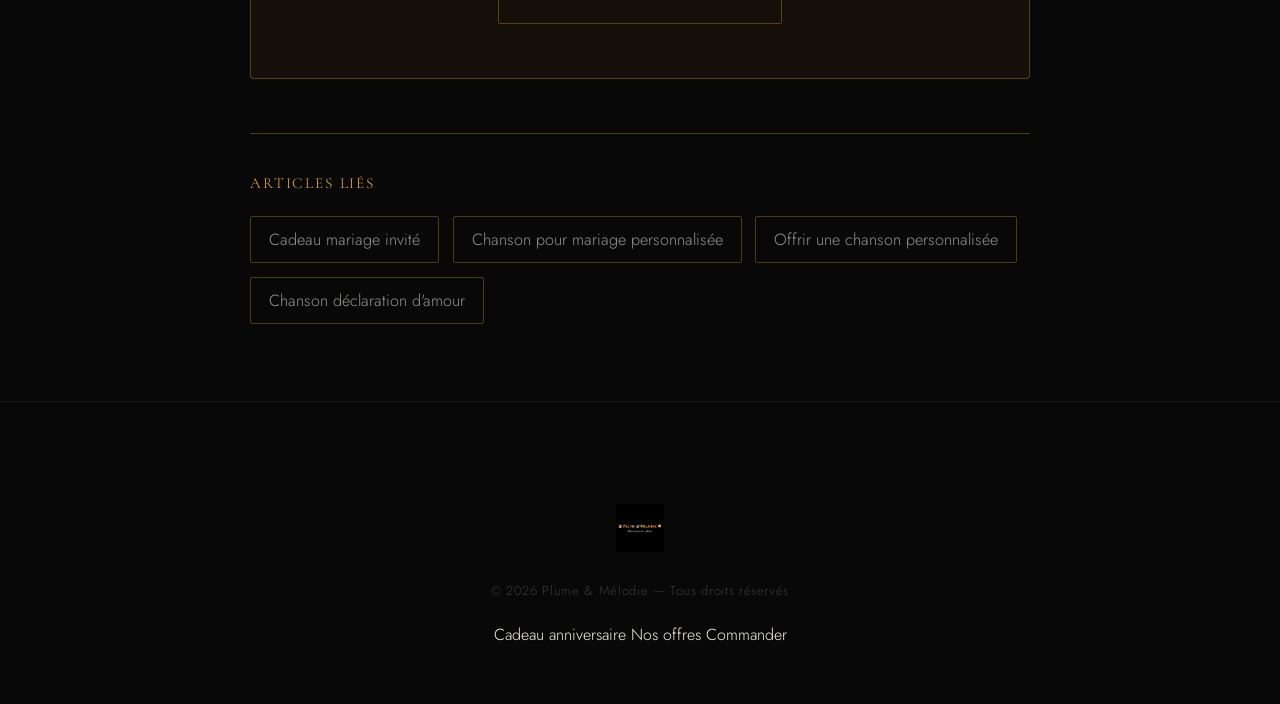
<file: cadeau-mariage.html>
<!DOCTYPE html>
<html lang="fr">
<head>
  <meta charset="UTF-8" />
  <meta name="viewport" content="width=device-width, initial-scale=1.0" />
  <title>Idée cadeau mariage original : offrir une chanson personnalisée | Plume & Mélodie</title>
  <meta name="description" content="Vous cherchez une idée cadeau mariage original et inoubliable ? Offrez une chanson personnalisée créée sur-mesure pour les mariés. À partir de 39 €, livraison en MP3 sous 72h." />
  <link rel="canonical" href="https://plumeetmelodie.fr/cadeau-mariage.html" />

  <meta property="og:type" content="article" />
  <meta property="og:url" content="https://plumeetmelodie.fr/cadeau-mariage.html" />
  <meta property="og:title" content="Idée cadeau mariage original : offrir une chanson personnalisée" />
  <meta property="og:description" content="Offrez une chanson unique créée pour les mariés. Le cadeau le plus mémorable du mariage, à partir de 39 €." />
  <meta property="og:image" content="https://plumeetmelodie.fr/logo.png" />

  <script type="application/ld+json">
  {
    "@context": "https://schema.org",
    "@type": "Article",
    "headline": "Idée cadeau mariage original : offrir une chanson personnalisée",
    "description": "Découvrez pourquoi une chanson personnalisée est le cadeau mariage le plus original et mémorable.",
    "author": { "@type": "Person", "name": "Bruno Latrilhe" },
    "publisher": { "@type": "Organization", "name": "Plume & Mélodie", "url": "https://plumeetmelodie.fr" },
    "mainEntityOfPage": "https://plumeetmelodie.fr/cadeau-mariage.html"
  }
  </script>

  <link rel="preconnect" href="https://fonts.googleapis.com" />
  <link rel="preconnect" href="https://fonts.gstatic.com" crossorigin />
  <link href="https://fonts.googleapis.com/css2?family=Cormorant+Garamond:ital,wght@0,300;0,400;0,600;1,300;1,400;1,600&family=Jost:wght@300;400;500&display=swap" rel="stylesheet" />
  <link rel="stylesheet" href="style.css" />
</head>
<body>

  <nav id="navbar">
    <div class="nav-inner">
      <a href="index.html" class="nav-logo">
        <img src="logo.png" alt="Plume & Mélodie — chansons personnalisées" />
      </a>
      <ul class="nav-links">
        <li><a href="index.html#concept">Comment ça marche</a></li>
        <li><a href="index.html#ecouter">Écouter</a></li>
        <li><a href="index.html#offres">Offres</a></li>
        <li><a href="index.html#apropos">À propos</a></li>
        <li><a href="index.html#commander" class="nav-cta">Commander</a></li>
      </ul>
    </div>
  </nav>

  <main class="seo-page">
    <div class="container">

      <article class="seo-article">

        <header class="seo-header">
          <div class="section-tag">Idée cadeau mariage</div>
          <h1>Idée cadeau mariage original :<br><em>offrir une chanson personnalisée</em></h1>
          <p class="seo-intro">Vous êtes invité à un mariage et vous cherchez un cadeau qui sortira du lot ? Pas un service de table, pas un bon d'achat — quelque chose que les mariés garderont toute leur vie. Une chanson créée rien que pour eux.</p>
        </header>

        <section class="seo-section">
          <h2>Pourquoi une chanson est le cadeau mariage idéal</h2>
          <p>Un mariage, c'est avant tout une histoire d'amour. Et rien ne raconte une histoire mieux qu'une chanson. Contrairement aux cadeaux matériels qui s'usent ou s'oublient, une chanson personnalisée reste. Elle se réécoute le soir du premier anniversaire, à chaque moment fort, pour toujours.</p>
          <p>Une <strong>chanson personnalisée pour un mariage</strong> peut raconter la rencontre des mariés, leurs moments complices, ce qui les rend uniques. Vous nous confiez leur histoire — nous la transformons en mélodie.</p>
        </section>

        <section class="seo-section">
          <h2>Comment offrir une chanson personnalisée pour un mariage</h2>
          <p>Le processus est simple et entièrement guidé :</p>
          <ol class="seo-list">
            <li><strong>Remplissez le formulaire</strong> — Racontez l'histoire des mariés : leur rencontre, leurs souvenirs, ce que vous aimez chez eux, l'ambiance souhaitée.</li>
            <li><strong>Les paroles sont écrites</strong> — À partir de vos réponses, nous rédigeons les paroles sur-mesure, que vous validez avant la mise en musique.</li>
            <li><strong>La chanson est composée</strong> — Mélodie, arrangements, style musical au choix (pop, folk, jazz, classique...).</li>
            <li><strong>Vous recevez le MP3</strong> — En 48h à 5 jours selon l'offre choisie. Prêt à offrir, à diffuser lors du dîner ou à envoyer par message.</li>
          </ol>
        </section>

        <section class="seo-section">
          <h2>À quel moment offrir la chanson ?</h2>
          <ul class="seo-list">
            <li>Lors du discours des témoins ou de la famille</li>
            <li>Diffusée en fond sonore pendant le dîner</li>
            <li>Offerte en cadeau surprise le soir de noces</li>
            <li>Envoyée en message privé avec une note personnelle</li>
            <li>Imprimée en affiche encadrée avec les paroles</li>
          </ul>
        </section>

        <section class="seo-section">
          <h2>Nos offres pour un cadeau mariage</h2>
          <div class="seo-offres">
            <div class="seo-offre">
              <h3>Étincelle — 39 €</h3>
              <p>Vous fournissez les grandes lignes, on compose. Idéal pour les budgets maîtrisés. MP3 en 48h.</p>
            </div>
            <div class="seo-offre featured">
              <h3>Mélodie — 79 € ⭐</h3>
              <p>L'offre la plus choisie pour les mariages. Paroles sur-mesure complètes, validation avant production, MP3 en 72h + paroles en PDF.</p>
            </div>
            <div class="seo-offre">
              <h3>Signature — 149 €</h3>
              <p>L'expérience complète : appel découverte, paroles longues, 2 versions musicales, affiche imprimée incluse. Le cadeau mariage inoubliable.</p>
            </div>
          </div>
        </section>

        <section class="seo-section">
          <h2>Ce qui fait la différence entre une chanson et un cadeau ordinaire</h2>
          <p>Un cadeau matériel a une durée de vie. Il s'use, se range, se revend. Une chanson ne vieillit pas. Elle se réécoute le soir du premier anniversaire, dix ans plus tard lors d'un déménagement, quand les enfants demandent "c'est quoi cette chanson qui vous fait pleurer ?"</p>
          <p>C'est cette permanence qui rend la chanson personnalisée si différente de tout ce qu'on trouve sur une liste de mariage. Elle n'est pas utile. Elle est précieuse — ce qui est infiniment plus rare.</p>
          <p>Et contrairement à un voyage ou un dîner étoilé, elle reste. Elle peut être partagée avec toute la famille, diffusée lors des anniversaires, transmise comme un souvenir vivant.</p>
        </section>

        <section class="seo-section">
          <h2>Idées pour intégrer la chanson dans le mariage</h2>
          <p>Vous n'avez pas besoin d'être proche des mariés pour organiser quelque chose. Voici comment différents profils d'invités intègrent la chanson :</p>
          <ul class="seo-list">
            <li><strong>Les témoins</strong> — La diffusent après leur discours pour prolonger l'émotion devant toute la salle</li>
            <li><strong>Les parents</strong> — L'offrent en cadeau privé le matin du mariage ou lors d'un moment en famille</li>
            <li><strong>Les amis proches</strong> — La font jouer en surprise pendant le dîner, sans que personne ne s'y attende</li>
            <li><strong>Un groupe d'invités</strong> — Se cotisent pour une version Signature avec affiche encadrée, le cadeau collectif parfait</li>
            <li><strong>La famille éloignée</strong> — L'envoie par message avec une note personnelle pour les mariés qui liront leurs messages après la cérémonie</li>
          </ul>
        </section>

        <section class="seo-section">
          <h2>Questions fréquentes</h2>
          <div class="seo-faq">
            <div class="seo-faq-item">
              <h3>Faut-il connaître les goûts musicaux des mariés ?</h3>
              <p>C'est un plus, mais pas obligatoire. Le formulaire vous guide pour choisir le style qui leur correspond le mieux.</p>
            </div>
            <div class="seo-faq-item">
              <h3>Peut-on offrir la chanson le jour J ?</h3>
              <p>Oui, à condition de commander au moins 48h à l'avance. Pour une livraison express 24h, l'option est disponible en supplément.</p>
            </div>
            <div class="seo-faq-item">
              <h3>La chanson est-elle vraiment unique ?</h3>
              <p>Oui. Chaque chanson est créée exclusivement pour les destinataires, à partir de leur histoire. Elle ne sera jamais revendue ni réutilisée.</p>
            </div>
          </div>
        </section>

        <div class="seo-cta-block">
          <h2>Prêt à offrir un cadeau mariage inoubliable ?</h2>
          <p>Commandez votre chanson personnalisée en quelques minutes. Livraison en MP3 sous 72h.</p>
          <a href="index.html#commander" class="btn-gold">Créer la chanson des mariés</a>
          <a href="index.html#ecouter" class="btn-outline">Écouter des exemples</a>
        </div>

        <div class="seo-related">
          <p class="seo-related-title">Articles liés</p>
          <div class="seo-related-links">
            <a href="cadeau-mariage-chanson-personnalisee.html">Cadeau mariage invité</a>
            <a href="chanson-mariage.html">Chanson pour mariage personnalisée</a>
            <a href="offrir-chanson-personnalisee.html">Offrir une chanson personnalisée</a>
            <a href="declaration-amour.html">Chanson déclaration d'amour</a>
          </div>
        </div>

      </article>
    </div>
  </main>

  <footer class="footer">
    <div class="container">
      <div class="footer-inner">
        <a href="index.html" class="footer-brand">
          <img src="logo.png" alt="Plume & Mélodie" class="footer-logo" />
        </a>
        <p class="footer-copy">© 2026 Plume & Mélodie — Tous droits réservés</p>
        <nav class="footer-links">
          <a href="cadeau-anniversaire.html">Cadeau anniversaire</a>
          <a href="index.html#offres">Nos offres</a>
          <a href="index.html#commander">Commander</a>
        </nav>
      </div>
    </div>
  </footer>

  <script src="script.js"></script>
</body>
</html>
</file>
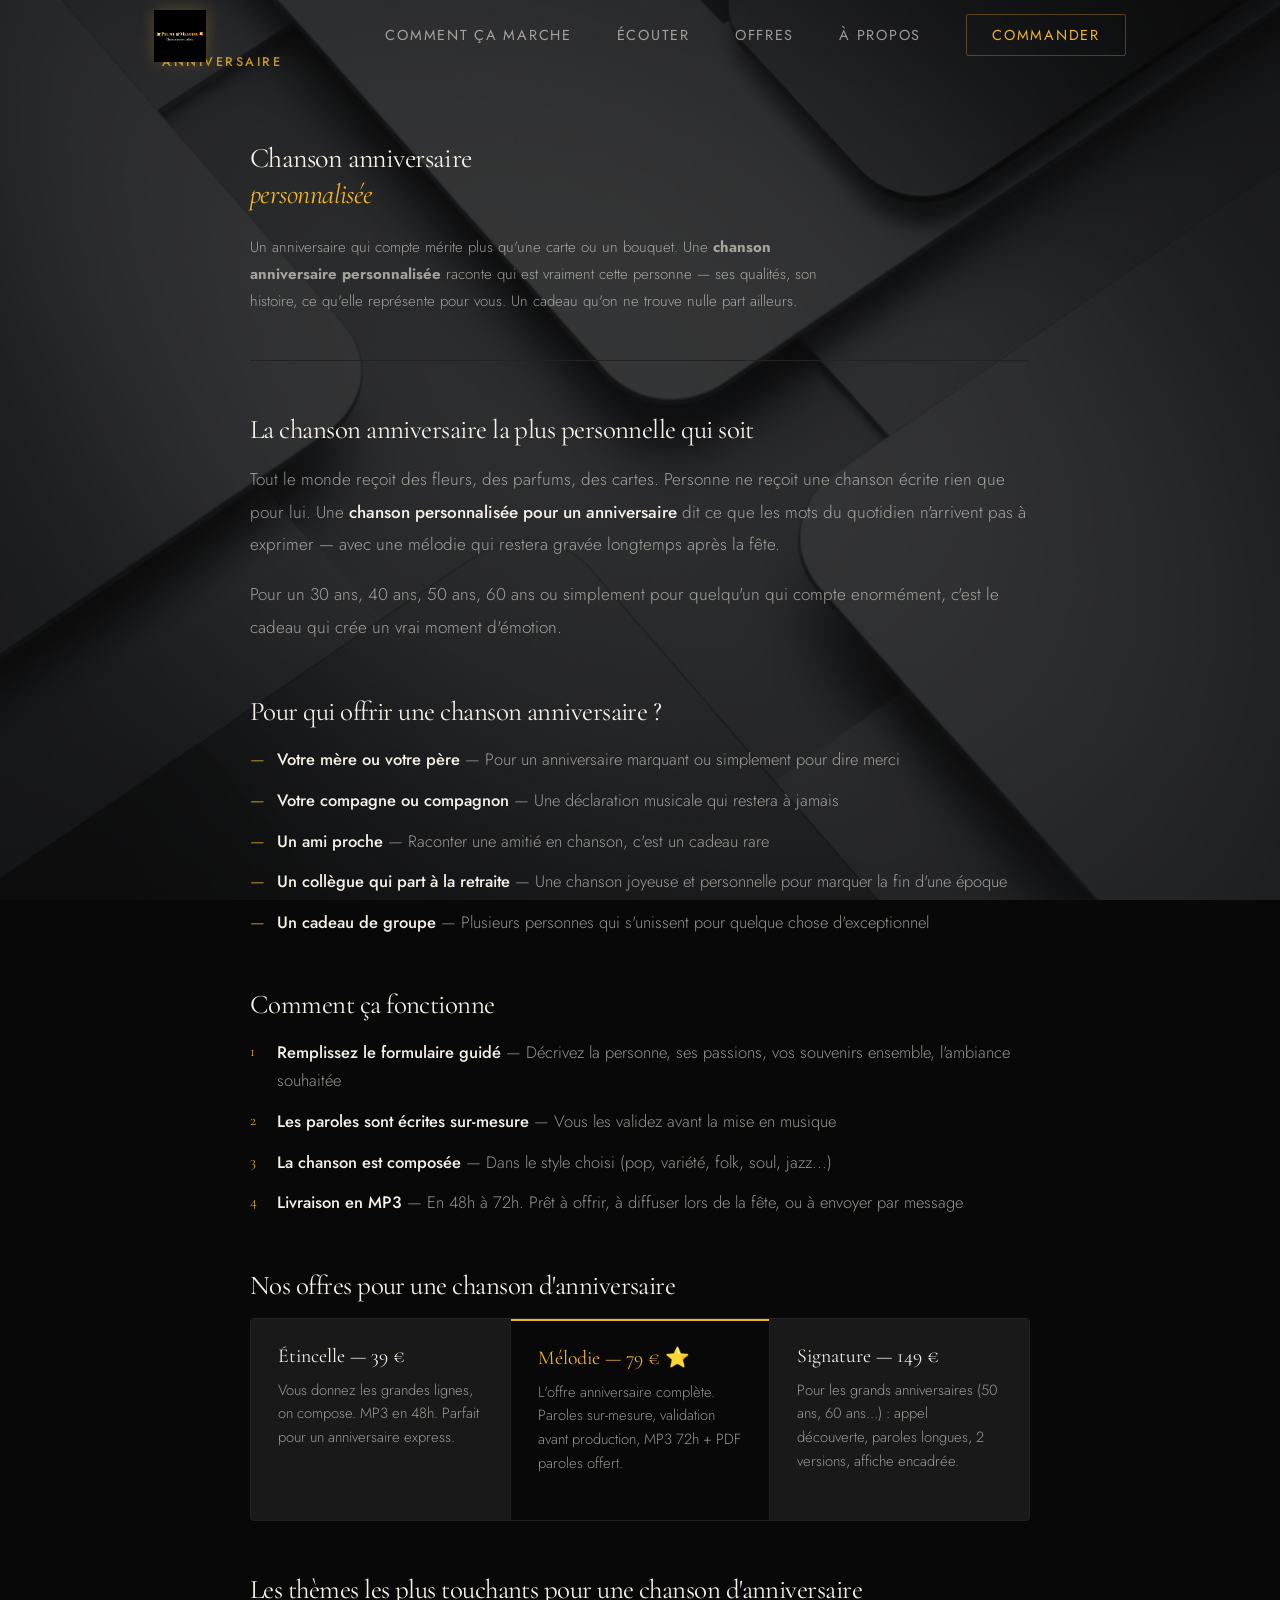
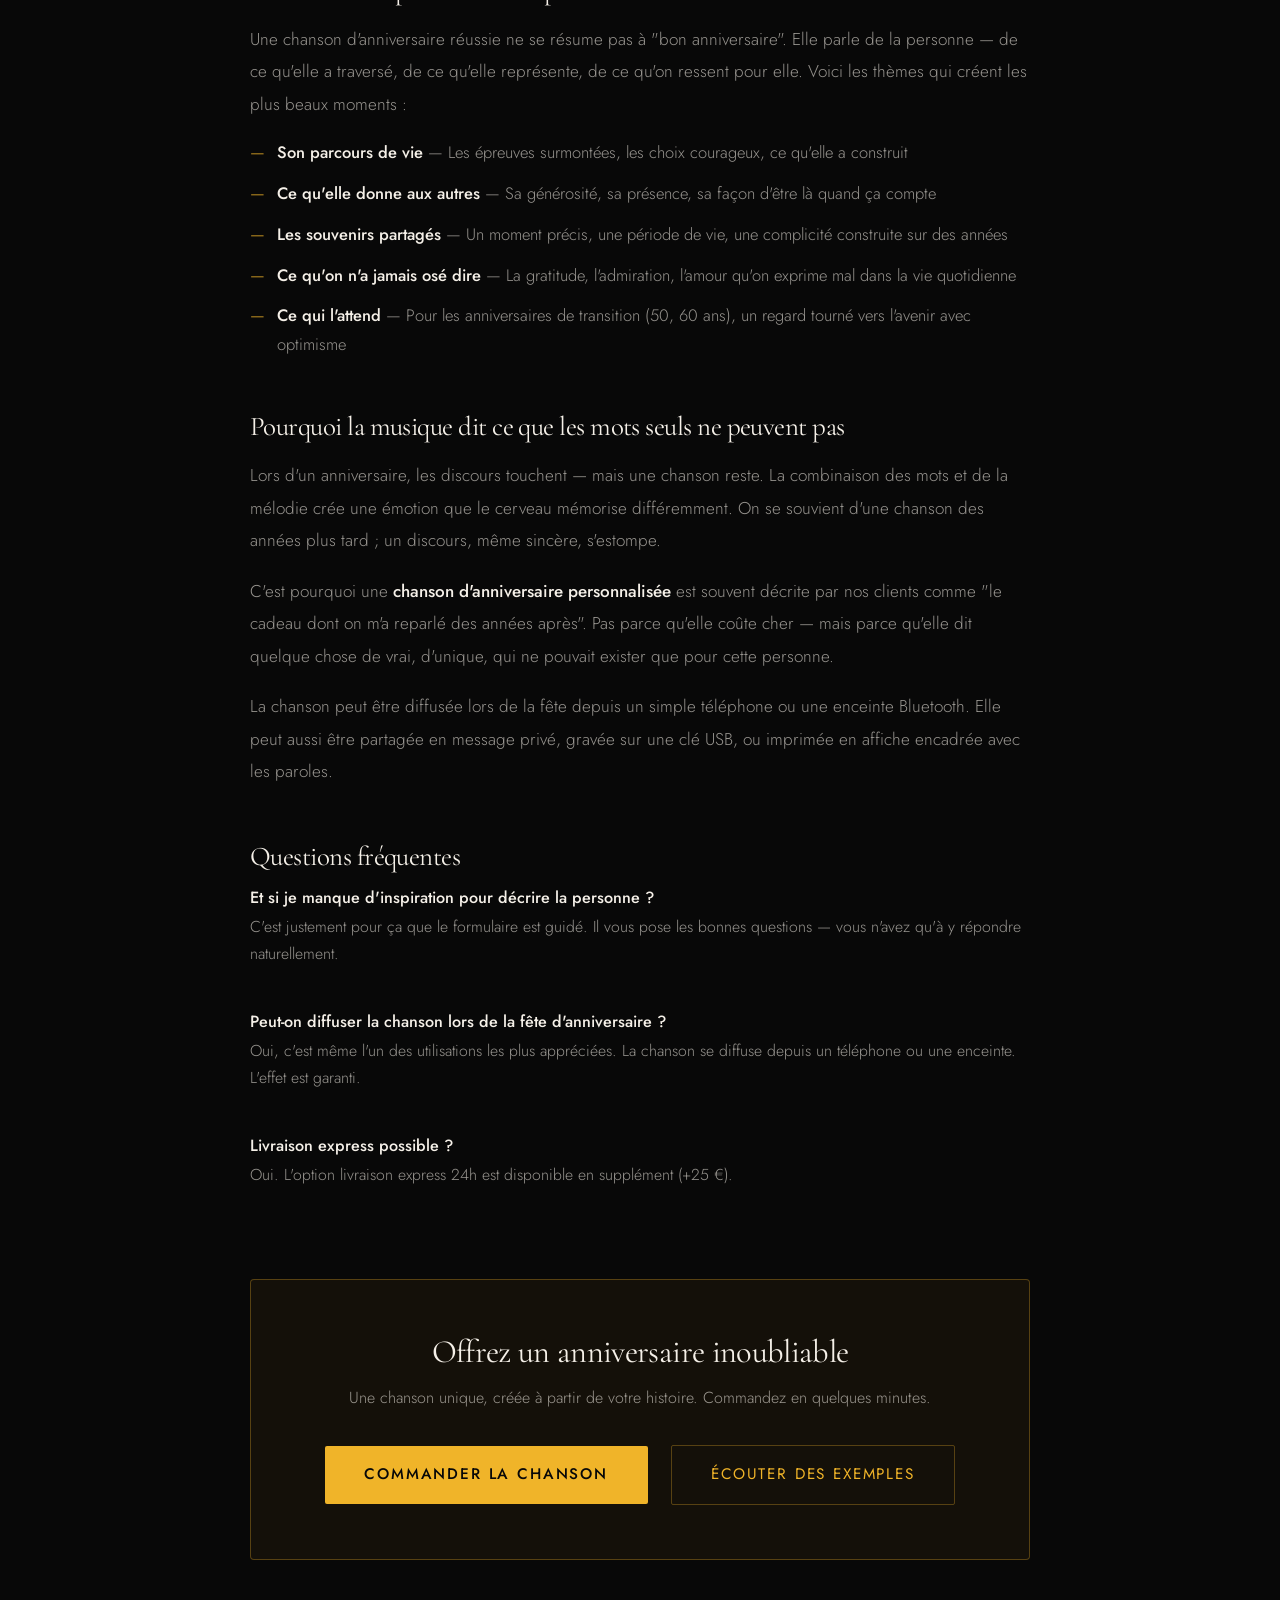
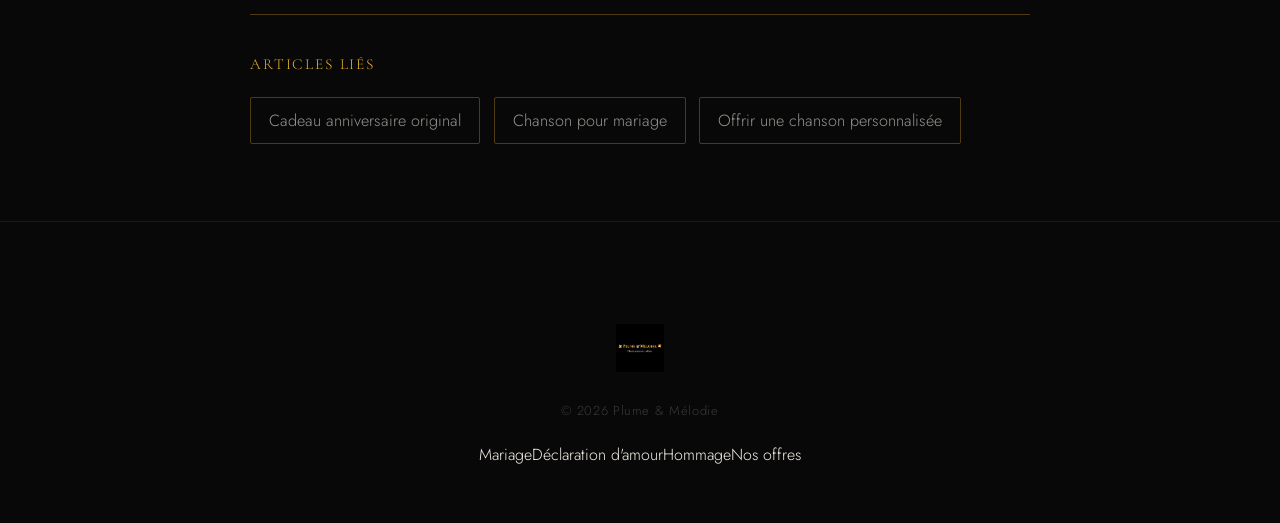
<file: chanson-anniversaire.html>
<!DOCTYPE html>
<html lang="fr">
<head>
  <meta charset="UTF-8" />
  <meta name="viewport" content="width=device-width, initial-scale=1.0" />
  <title>Chanson anniversaire personnalisée | Plume & Mélodie</title>
  <meta name="description" content="Offrez une chanson anniversaire personnalisée, écrite sur-mesure à partir de l'histoire de la personne que vous aimez. À partir de 39 €, livraison en 48h." />
  <link rel="canonical" href="https://plumeetmelodie.fr/chanson-anniversaire.html" />
  <meta property="og:title" content="Chanson anniversaire personnalisée | Plume & Mélodie" />
  <meta property="og:description" content="Une chanson créée sur-mesure pour l'anniversaire d'une personne qui compte. À partir de 39 €." />
  <meta property="og:url" content="https://plumeetmelodie.fr/chanson-anniversaire.html" />
  <meta property="og:image" content="https://plumeetmelodie.fr/logo.png" />
  <script type="application/ld+json">{"@context":"https://schema.org","@type":"Article","headline":"Chanson anniversaire personnalisée","author":{"@type":"Person","name":"Bruno Latrilhe"},"publisher":{"@type":"Organization","name":"Plume & Mélodie","url":"https://plumeetmelodie.fr"},"mainEntityOfPage":"https://plumeetmelodie.fr/chanson-anniversaire.html"}</script>
  <link rel="preconnect" href="https://fonts.googleapis.com" />
  <link rel="preconnect" href="https://fonts.gstatic.com" crossorigin />
  <link href="https://fonts.googleapis.com/css2?family=Cormorant+Garamond:ital,wght@0,300;0,400;0,600;1,300;1,400;1,600&family=Jost:wght@300;400;500&display=swap" rel="stylesheet" />
  <link rel="stylesheet" href="style.css" />
</head>
<body>
  <nav id="navbar"><div class="nav-inner"><a href="index.html" class="nav-logo"><img src="logo.png" alt="Plume & Mélodie" /></a><ul class="nav-links"><li><a href="index.html#concept">Comment ça marche</a></li><li><a href="index.html#ecouter">Écouter</a></li><li><a href="index.html#offres">Offres</a></li><li><a href="index.html#apropos">À propos</a></li><li><a href="index.html#commander" class="nav-cta">Commander</a></li></ul></div></nav>

  <main class="seo-page">
    <div class="container">
      <article class="seo-article">

        <header class="seo-header">
          <div class="section-tag">Anniversaire</div>
          <h1>Chanson anniversaire<br><em>personnalisée</em></h1>
          <p class="seo-intro">Un anniversaire qui compte mérite plus qu'une carte ou un bouquet. Une <strong>chanson anniversaire personnalisée</strong> raconte qui est vraiment cette personne — ses qualités, son histoire, ce qu'elle représente pour vous. Un cadeau qu'on ne trouve nulle part ailleurs.</p>
        </header>

        <section class="seo-section">
          <h2>La chanson anniversaire la plus personnelle qui soit</h2>
          <p>Tout le monde reçoit des fleurs, des parfums, des cartes. Personne ne reçoit une chanson écrite rien que pour lui. Une <strong>chanson personnalisée pour un anniversaire</strong> dit ce que les mots du quotidien n'arrivent pas à exprimer — avec une mélodie qui restera gravée longtemps après la fête.</p>
          <p>Pour un 30 ans, 40 ans, 50 ans, 60 ans ou simplement pour quelqu'un qui compte enormément, c'est le cadeau qui crée un vrai moment d'émotion.</p>
        </section>

        <section class="seo-section">
          <h2>Pour qui offrir une chanson anniversaire ?</h2>
          <ul class="seo-list">
            <li><strong>Votre mère ou votre père</strong> — Pour un anniversaire marquant ou simplement pour dire merci</li>
            <li><strong>Votre compagne ou compagnon</strong> — Une déclaration musicale qui restera à jamais</li>
            <li><strong>Un ami proche</strong> — Raconter une amitié en chanson, c'est un cadeau rare</li>
            <li><strong>Un collègue qui part à la retraite</strong> — Une chanson joyeuse et personnelle pour marquer la fin d'une époque</li>
            <li><strong>Un cadeau de groupe</strong> — Plusieurs personnes qui s'unissent pour quelque chose d'exceptionnel</li>
          </ul>
        </section>

        <section class="seo-section">
          <h2>Comment ça fonctionne</h2>
          <ol class="seo-list">
            <li><strong>Remplissez le formulaire guidé</strong> — Décrivez la personne, ses passions, vos souvenirs ensemble, l'ambiance souhaitée</li>
            <li><strong>Les paroles sont écrites sur-mesure</strong> — Vous les validez avant la mise en musique</li>
            <li><strong>La chanson est composée</strong> — Dans le style choisi (pop, variété, folk, soul, jazz...)</li>
            <li><strong>Livraison en MP3</strong> — En 48h à 72h. Prêt à offrir, à diffuser lors de la fête, ou à envoyer par message</li>
          </ol>
        </section>

        <section class="seo-section">
          <h2>Nos offres pour une chanson d'anniversaire</h2>
          <div class="seo-offres">
            <div class="seo-offre"><h3>Étincelle — 39 €</h3><p>Vous donnez les grandes lignes, on compose. MP3 en 48h. Parfait pour un anniversaire express.</p></div>
            <div class="seo-offre featured"><h3>Mélodie — 79 € ⭐</h3><p>L'offre anniversaire complète. Paroles sur-mesure, validation avant production, MP3 72h + PDF paroles offert.</p></div>
            <div class="seo-offre"><h3>Signature — 149 €</h3><p>Pour les grands anniversaires (50 ans, 60 ans...) : appel découverte, paroles longues, 2 versions, affiche encadrée.</p></div>
          </div>
        </section>

        <section class="seo-section">
          <h2>Les thèmes les plus touchants pour une chanson d'anniversaire</h2>
          <p>Une chanson d'anniversaire réussie ne se résume pas à "bon anniversaire". Elle parle de la personne — de ce qu'elle a traversé, de ce qu'elle représente, de ce qu'on ressent pour elle. Voici les thèmes qui créent les plus beaux moments :</p>
          <ul class="seo-list">
            <li><strong>Son parcours de vie</strong> — Les épreuves surmontées, les choix courageux, ce qu'elle a construit</li>
            <li><strong>Ce qu'elle donne aux autres</strong> — Sa générosité, sa présence, sa façon d'être là quand ça compte</li>
            <li><strong>Les souvenirs partagés</strong> — Un moment précis, une période de vie, une complicité construite sur des années</li>
            <li><strong>Ce qu'on n'a jamais osé dire</strong> — La gratitude, l'admiration, l'amour qu'on exprime mal dans la vie quotidienne</li>
            <li><strong>Ce qui l'attend</strong> — Pour les anniversaires de transition (50, 60 ans), un regard tourné vers l'avenir avec optimisme</li>
          </ul>
        </section>

        <section class="seo-section">
          <h2>Pourquoi la musique dit ce que les mots seuls ne peuvent pas</h2>
          <p>Lors d'un anniversaire, les discours touchent — mais une chanson reste. La combinaison des mots et de la mélodie crée une émotion que le cerveau mémorise différemment. On se souvient d'une chanson des années plus tard ; un discours, même sincère, s'estompe.</p>
          <p>C'est pourquoi une <strong>chanson d'anniversaire personnalisée</strong> est souvent décrite par nos clients comme "le cadeau dont on m'a reparlé des années après". Pas parce qu'elle coûte cher — mais parce qu'elle dit quelque chose de vrai, d'unique, qui ne pouvait exister que pour cette personne.</p>
          <p>La chanson peut être diffusée lors de la fête depuis un simple téléphone ou une enceinte Bluetooth. Elle peut aussi être partagée en message privé, gravée sur une clé USB, ou imprimée en affiche encadrée avec les paroles.</p>
        </section>

        <section class="seo-section">
          <h2>Questions fréquentes</h2>
          <div class="seo-faq">
            <div class="seo-faq-item"><h3>Et si je manque d'inspiration pour décrire la personne ?</h3><p>C'est justement pour ça que le formulaire est guidé. Il vous pose les bonnes questions — vous n'avez qu'à y répondre naturellement.</p></div>
            <div class="seo-faq-item"><h3>Peut-on diffuser la chanson lors de la fête d'anniversaire ?</h3><p>Oui, c'est même l'un des utilisations les plus appréciées. La chanson se diffuse depuis un téléphone ou une enceinte. L'effet est garanti.</p></div>
            <div class="seo-faq-item"><h3>Livraison express possible ?</h3><p>Oui. L'option livraison express 24h est disponible en supplément (+25 €).</p></div>
          </div>
        </section>

        <div class="seo-cta-block">
          <h2>Offrez un anniversaire inoubliable</h2>
          <p>Une chanson unique, créée à partir de votre histoire. Commandez en quelques minutes.</p>
          <a href="index.html#commander" class="btn-gold">Commander la chanson</a>
          <a href="index.html#ecouter" class="btn-outline">Écouter des exemples</a>
        </div>

        <div class="seo-related">
          <p class="seo-related-title">Articles liés</p>
          <div class="seo-related-links">
            <a href="cadeau-anniversaire.html">Cadeau anniversaire original</a>
            <a href="chanson-mariage.html">Chanson pour mariage</a>
            <a href="offrir-chanson-personnalisee.html">Offrir une chanson personnalisée</a>
          </div>
        </div>

      </article>
    </div>
  </main>

  <footer class="footer"><div class="container"><div class="footer-inner"><a href="index.html" class="footer-brand"><img src="logo.png" alt="Plume & Mélodie" class="footer-logo" /></a><p class="footer-copy">© 2026 Plume & Mélodie</p><nav class="footer-links"><a href="chanson-mariage.html">Mariage</a><a href="declaration-amour.html">Déclaration d'amour</a><a href="chanson-hommage.html">Hommage</a><a href="index.html#offres">Nos offres</a></nav></div></div></footer>
  <script src="script.js"></script>
</body>
</html>
</file>
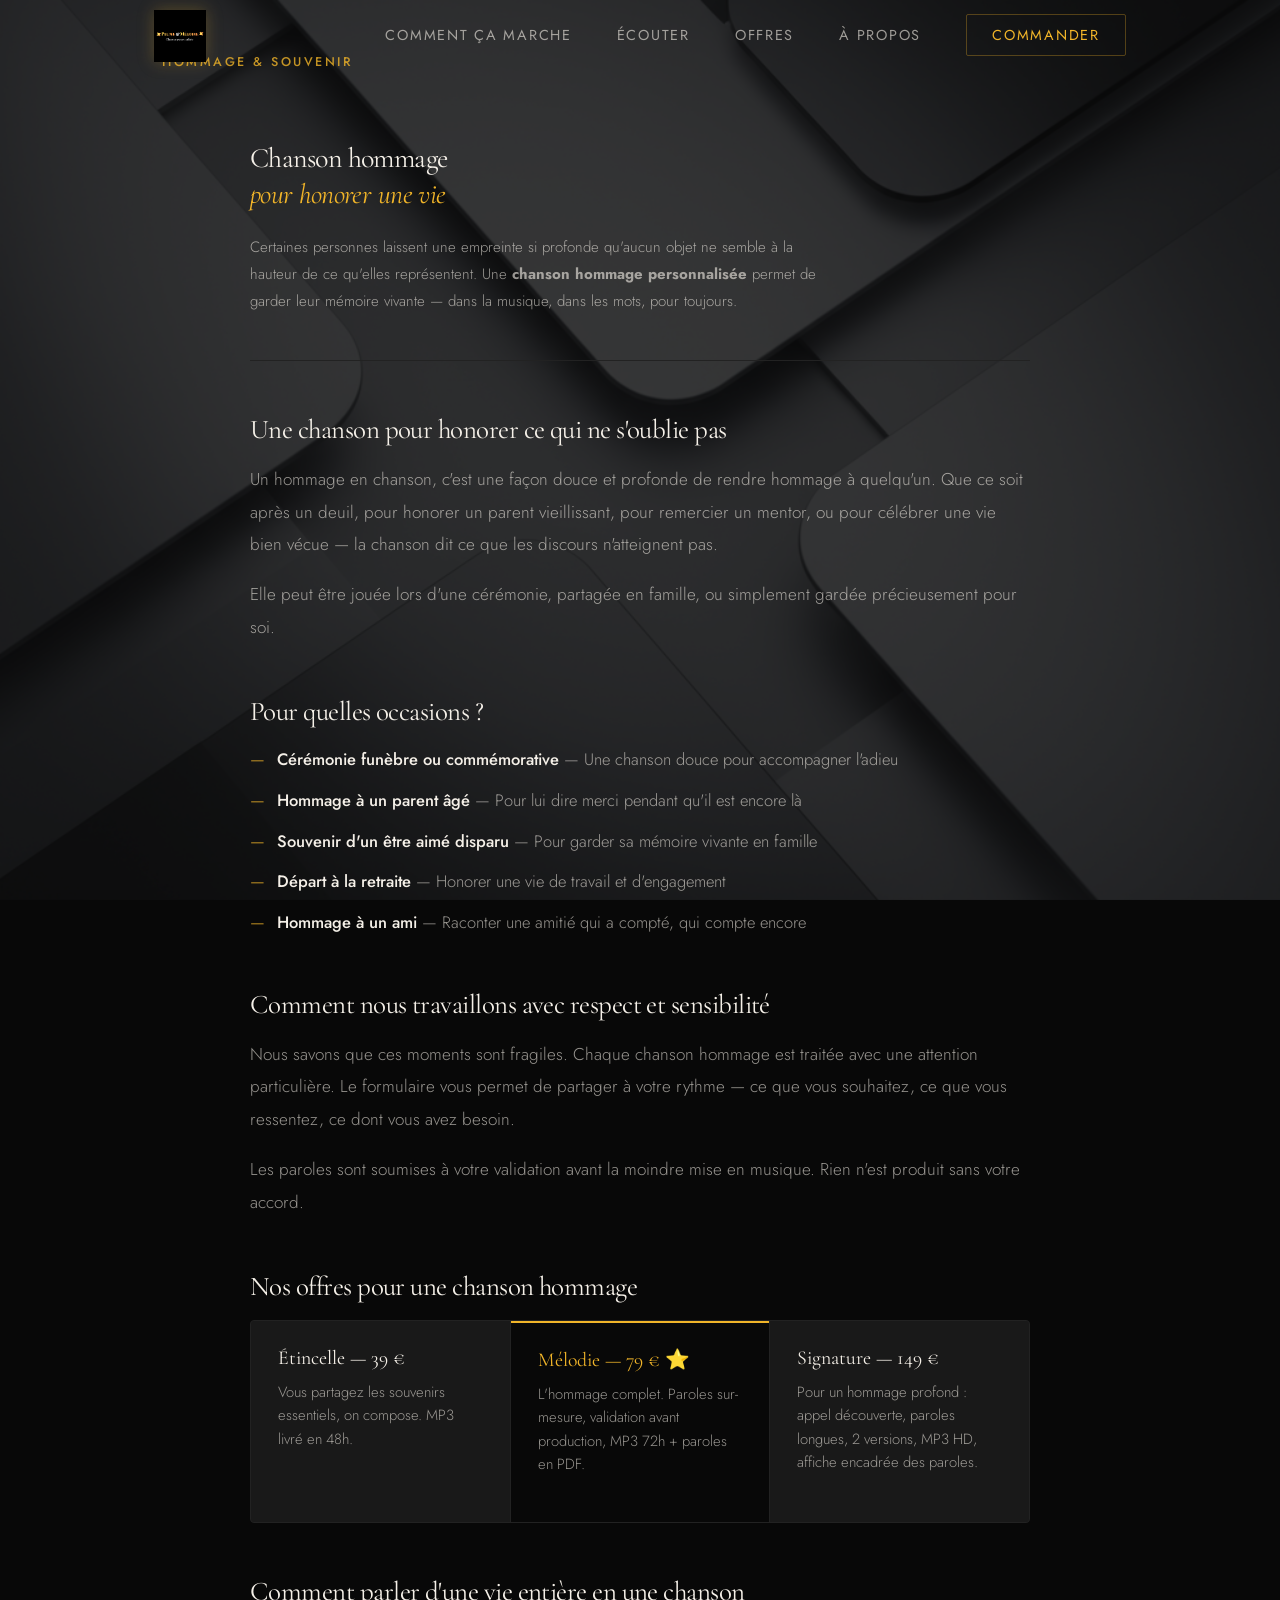
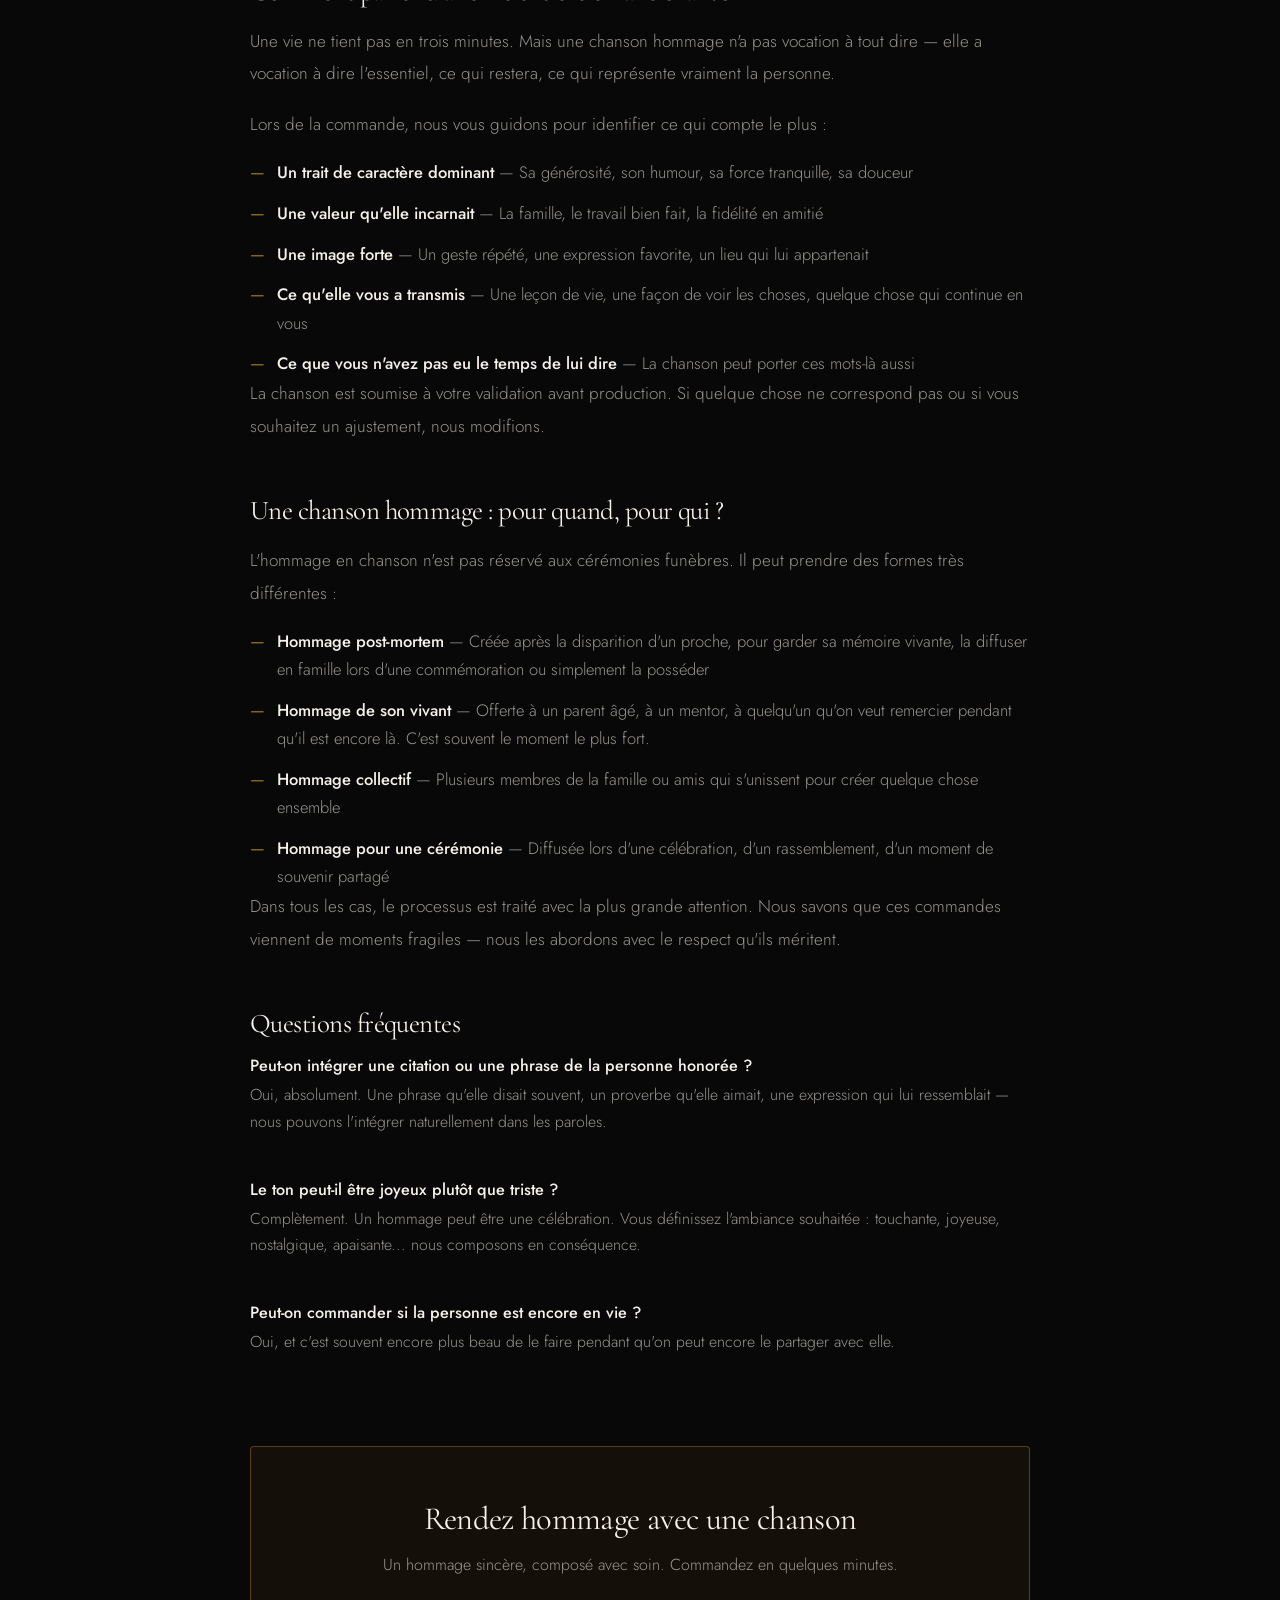
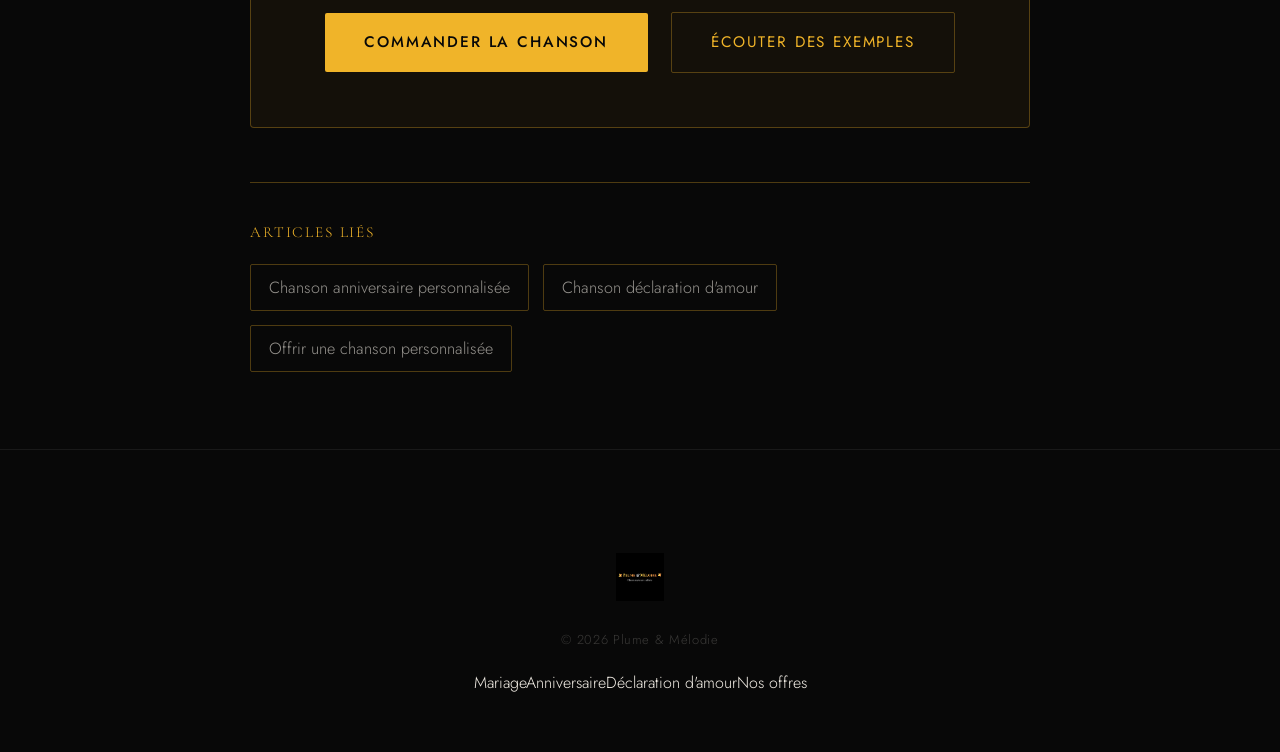
<file: chanson-hommage.html>
<!DOCTYPE html>
<html lang="fr">
<head>
  <meta charset="UTF-8" />
  <meta name="viewport" content="width=device-width, initial-scale=1.0" />
  <title>Chanson hommage personnalisée | Plume & Mélodie</title>
  <meta name="description" content="Rendez hommage à un être cher avec une chanson personnalisée. Pour honorer une vie, garder un souvenir vivant ou accompagner un deuil avec douceur. À partir de 39 €." />
  <link rel="canonical" href="https://plumeetmelodie.fr/chanson-hommage.html" />
  <meta property="og:title" content="Chanson hommage personnalisée | Plume & Mélodie" />
  <meta property="og:description" content="Rendez hommage à un être cher avec une chanson créée sur-mesure à partir de sa vie et de vos souvenirs." />
  <meta property="og:url" content="https://plumeetmelodie.fr/chanson-hommage.html" />
  <meta property="og:image" content="https://plumeetmelodie.fr/logo.png" />
  <script type="application/ld+json">{"@context":"https://schema.org","@type":"Article","headline":"Chanson hommage personnalisée","author":{"@type":"Person","name":"Bruno Latrilhe"},"publisher":{"@type":"Organization","name":"Plume & Mélodie","url":"https://plumeetmelodie.fr"},"mainEntityOfPage":"https://plumeetmelodie.fr/chanson-hommage.html"}</script>
  <link rel="preconnect" href="https://fonts.googleapis.com" />
  <link rel="preconnect" href="https://fonts.gstatic.com" crossorigin />
  <link href="https://fonts.googleapis.com/css2?family=Cormorant+Garamond:ital,wght@0,300;0,400;0,600;1,300;1,400;1,600&family=Jost:wght@300;400;500&display=swap" rel="stylesheet" />
  <link rel="stylesheet" href="style.css" />
</head>
<body>
  <nav id="navbar"><div class="nav-inner"><a href="index.html" class="nav-logo"><img src="logo.png" alt="Plume & Mélodie" /></a><ul class="nav-links"><li><a href="index.html#concept">Comment ça marche</a></li><li><a href="index.html#ecouter">Écouter</a></li><li><a href="index.html#offres">Offres</a></li><li><a href="index.html#apropos">À propos</a></li><li><a href="index.html#commander" class="nav-cta">Commander</a></li></ul></div></nav>

  <main class="seo-page">
    <div class="container">
      <article class="seo-article">

        <header class="seo-header">
          <div class="section-tag">Hommage & Souvenir</div>
          <h1>Chanson hommage<br><em>pour honorer une vie</em></h1>
          <p class="seo-intro">Certaines personnes laissent une empreinte si profonde qu'aucun objet ne semble à la hauteur de ce qu'elles représentent. Une <strong>chanson hommage personnalisée</strong> permet de garder leur mémoire vivante — dans la musique, dans les mots, pour toujours.</p>
        </header>

        <section class="seo-section">
          <h2>Une chanson pour honorer ce qui ne s'oublie pas</h2>
          <p>Un hommage en chanson, c'est une façon douce et profonde de rendre hommage à quelqu'un. Que ce soit après un deuil, pour honorer un parent vieillissant, pour remercier un mentor, ou pour célébrer une vie bien vécue — la chanson dit ce que les discours n'atteignent pas.</p>
          <p>Elle peut être jouée lors d'une cérémonie, partagée en famille, ou simplement gardée précieusement pour soi.</p>
        </section>

        <section class="seo-section">
          <h2>Pour quelles occasions ?</h2>
          <ul class="seo-list">
            <li><strong>Cérémonie funèbre ou commémorative</strong> — Une chanson douce pour accompagner l'adieu</li>
            <li><strong>Hommage à un parent âgé</strong> — Pour lui dire merci pendant qu'il est encore là</li>
            <li><strong>Souvenir d'un être aimé disparu</strong> — Pour garder sa mémoire vivante en famille</li>
            <li><strong>Départ à la retraite</strong> — Honorer une vie de travail et d'engagement</li>
            <li><strong>Hommage à un ami</strong> — Raconter une amitié qui a compté, qui compte encore</li>
          </ul>
        </section>

        <section class="seo-section">
          <h2>Comment nous travaillons avec respect et sensibilité</h2>
          <p>Nous savons que ces moments sont fragiles. Chaque chanson hommage est traitée avec une attention particulière. Le formulaire vous permet de partager à votre rythme — ce que vous souhaitez, ce que vous ressentez, ce dont vous avez besoin.</p>
          <p>Les paroles sont soumises à votre validation avant la moindre mise en musique. Rien n'est produit sans votre accord.</p>
        </section>

        <section class="seo-section">
          <h2>Nos offres pour une chanson hommage</h2>
          <div class="seo-offres">
            <div class="seo-offre"><h3>Étincelle — 39 €</h3><p>Vous partagez les souvenirs essentiels, on compose. MP3 livré en 48h.</p></div>
            <div class="seo-offre featured"><h3>Mélodie — 79 € ⭐</h3><p>L'hommage complet. Paroles sur-mesure, validation avant production, MP3 72h + paroles en PDF.</p></div>
            <div class="seo-offre"><h3>Signature — 149 €</h3><p>Pour un hommage profond : appel découverte, paroles longues, 2 versions, MP3 HD, affiche encadrée des paroles.</p></div>
          </div>
        </section>

        <section class="seo-section">
          <h2>Comment parler d'une vie entière en une chanson</h2>
          <p>Une vie ne tient pas en trois minutes. Mais une chanson hommage n'a pas vocation à tout dire — elle a vocation à dire l'essentiel, ce qui restera, ce qui représente vraiment la personne.</p>
          <p>Lors de la commande, nous vous guidons pour identifier ce qui compte le plus :</p>
          <ul class="seo-list">
            <li><strong>Un trait de caractère dominant</strong> — Sa générosité, son humour, sa force tranquille, sa douceur</li>
            <li><strong>Une valeur qu'elle incarnait</strong> — La famille, le travail bien fait, la fidélité en amitié</li>
            <li><strong>Une image forte</strong> — Un geste répété, une expression favorite, un lieu qui lui appartenait</li>
            <li><strong>Ce qu'elle vous a transmis</strong> — Une leçon de vie, une façon de voir les choses, quelque chose qui continue en vous</li>
            <li><strong>Ce que vous n'avez pas eu le temps de lui dire</strong> — La chanson peut porter ces mots-là aussi</li>
          </ul>
          <p>La chanson est soumise à votre validation avant production. Si quelque chose ne correspond pas ou si vous souhaitez un ajustement, nous modifions.</p>
        </section>

        <section class="seo-section">
          <h2>Une chanson hommage : pour quand, pour qui ?</h2>
          <p>L'hommage en chanson n'est pas réservé aux cérémonies funèbres. Il peut prendre des formes très différentes :</p>
          <ul class="seo-list">
            <li><strong>Hommage post-mortem</strong> — Créée après la disparition d'un proche, pour garder sa mémoire vivante, la diffuser en famille lors d'une commémoration ou simplement la posséder</li>
            <li><strong>Hommage de son vivant</strong> — Offerte à un parent âgé, à un mentor, à quelqu'un qu'on veut remercier pendant qu'il est encore là. C'est souvent le moment le plus fort.</li>
            <li><strong>Hommage collectif</strong> — Plusieurs membres de la famille ou amis qui s'unissent pour créer quelque chose ensemble</li>
            <li><strong>Hommage pour une cérémonie</strong> — Diffusée lors d'une célébration, d'un rassemblement, d'un moment de souvenir partagé</li>
          </ul>
          <p>Dans tous les cas, le processus est traité avec la plus grande attention. Nous savons que ces commandes viennent de moments fragiles — nous les abordons avec le respect qu'ils méritent.</p>
        </section>

        <section class="seo-section">
          <h2>Questions fréquentes</h2>
          <div class="seo-faq">
            <div class="seo-faq-item"><h3>Peut-on intégrer une citation ou une phrase de la personne honorée ?</h3><p>Oui, absolument. Une phrase qu'elle disait souvent, un proverbe qu'elle aimait, une expression qui lui ressemblait — nous pouvons l'intégrer naturellement dans les paroles.</p></div>
            <div class="seo-faq-item"><h3>Le ton peut-il être joyeux plutôt que triste ?</h3><p>Complètement. Un hommage peut être une célébration. Vous définissez l'ambiance souhaitée : touchante, joyeuse, nostalgique, apaisante... nous composons en conséquence.</p></div>
            <div class="seo-faq-item"><h3>Peut-on commander si la personne est encore en vie ?</h3><p>Oui, et c'est souvent encore plus beau de le faire pendant qu'on peut encore le partager avec elle.</p></div>
          </div>
        </section>

        <div class="seo-cta-block">
          <h2>Rendez hommage avec une chanson</h2>
          <p>Un hommage sincère, composé avec soin. Commandez en quelques minutes.</p>
          <a href="index.html#commander" class="btn-gold">Commander la chanson</a>
          <a href="index.html#ecouter" class="btn-outline">Écouter des exemples</a>
        </div>

        <div class="seo-related">
          <p class="seo-related-title">Articles liés</p>
          <div class="seo-related-links">
            <a href="chanson-anniversaire.html">Chanson anniversaire personnalisée</a>
            <a href="declaration-amour.html">Chanson déclaration d'amour</a>
            <a href="offrir-chanson-personnalisee.html">Offrir une chanson personnalisée</a>
          </div>
        </div>

      </article>
    </div>
  </main>

  <footer class="footer"><div class="container"><div class="footer-inner"><a href="index.html" class="footer-brand"><img src="logo.png" alt="Plume & Mélodie" class="footer-logo" /></a><p class="footer-copy">© 2026 Plume & Mélodie</p><nav class="footer-links"><a href="chanson-mariage.html">Mariage</a><a href="chanson-anniversaire.html">Anniversaire</a><a href="declaration-amour.html">Déclaration d'amour</a><a href="index.html#offres">Nos offres</a></nav></div></div></footer>
  <script src="script.js"></script>
</body>
</html>
</file>
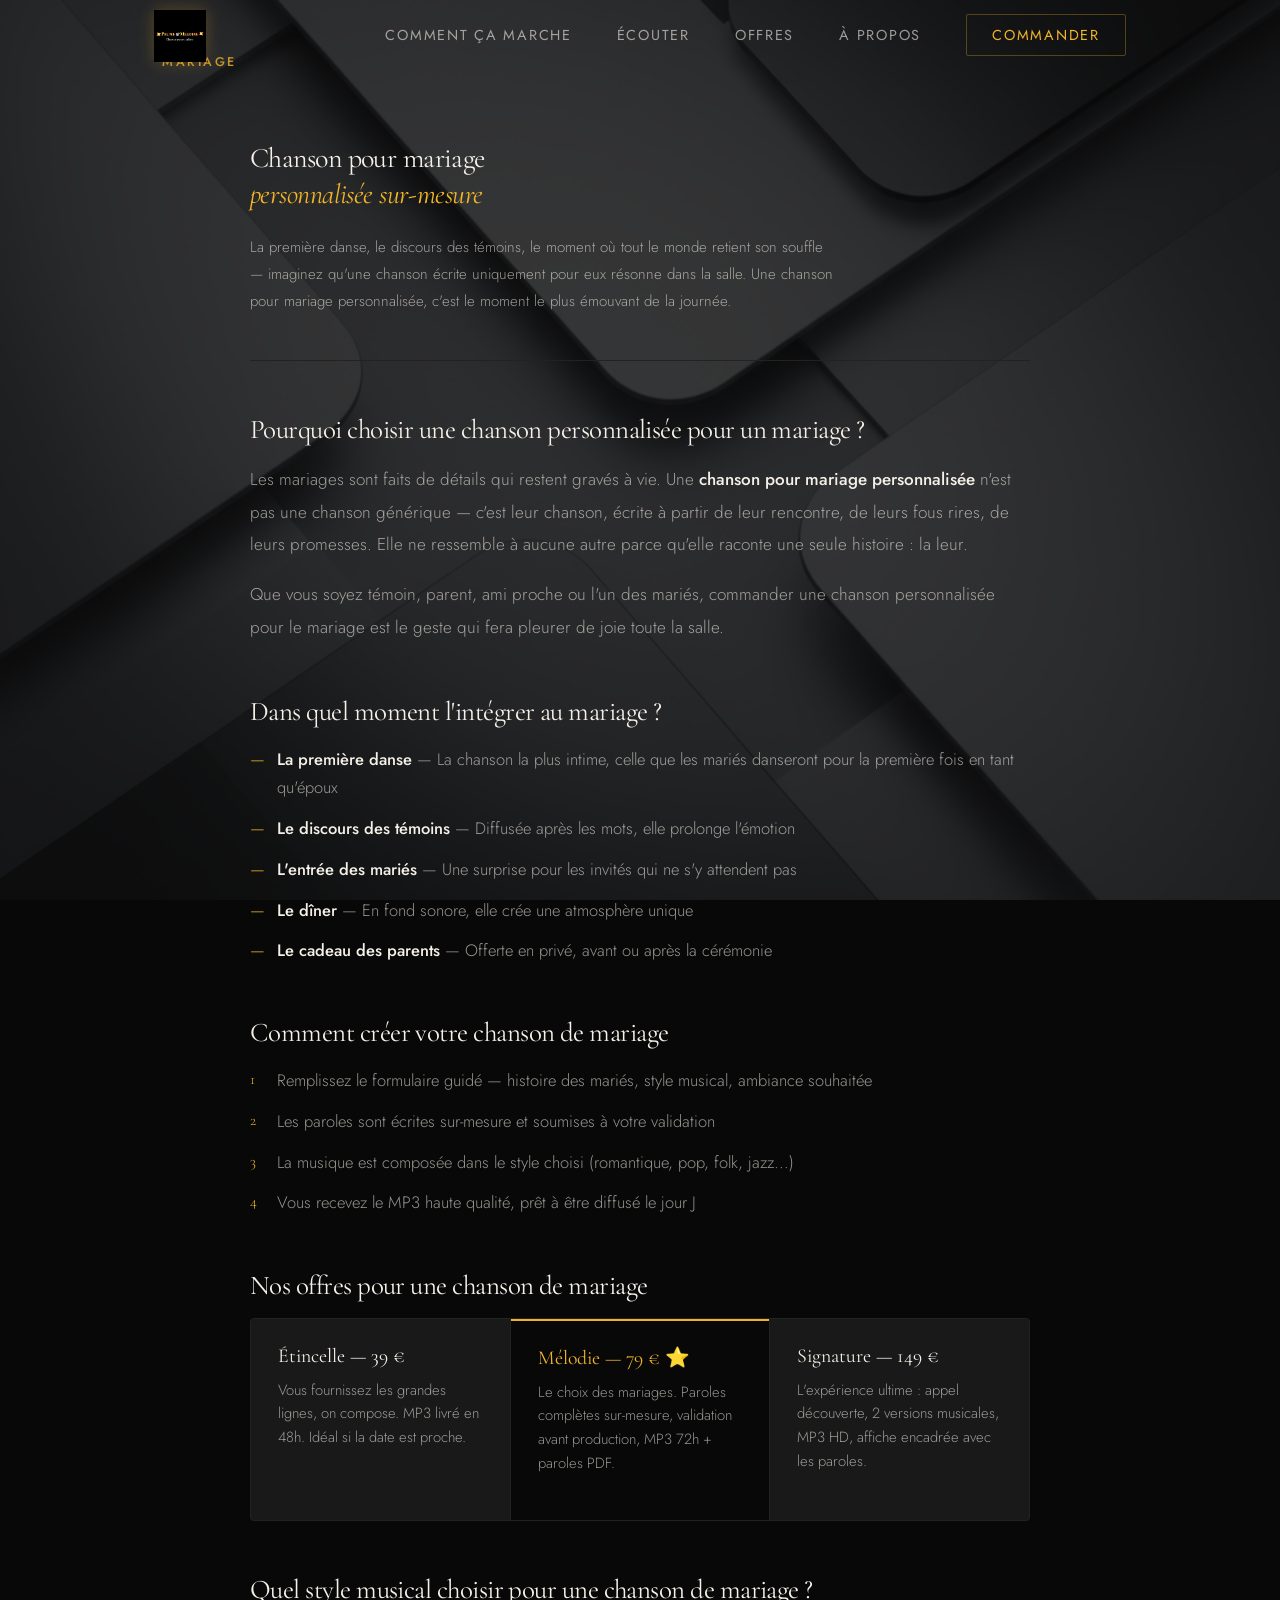
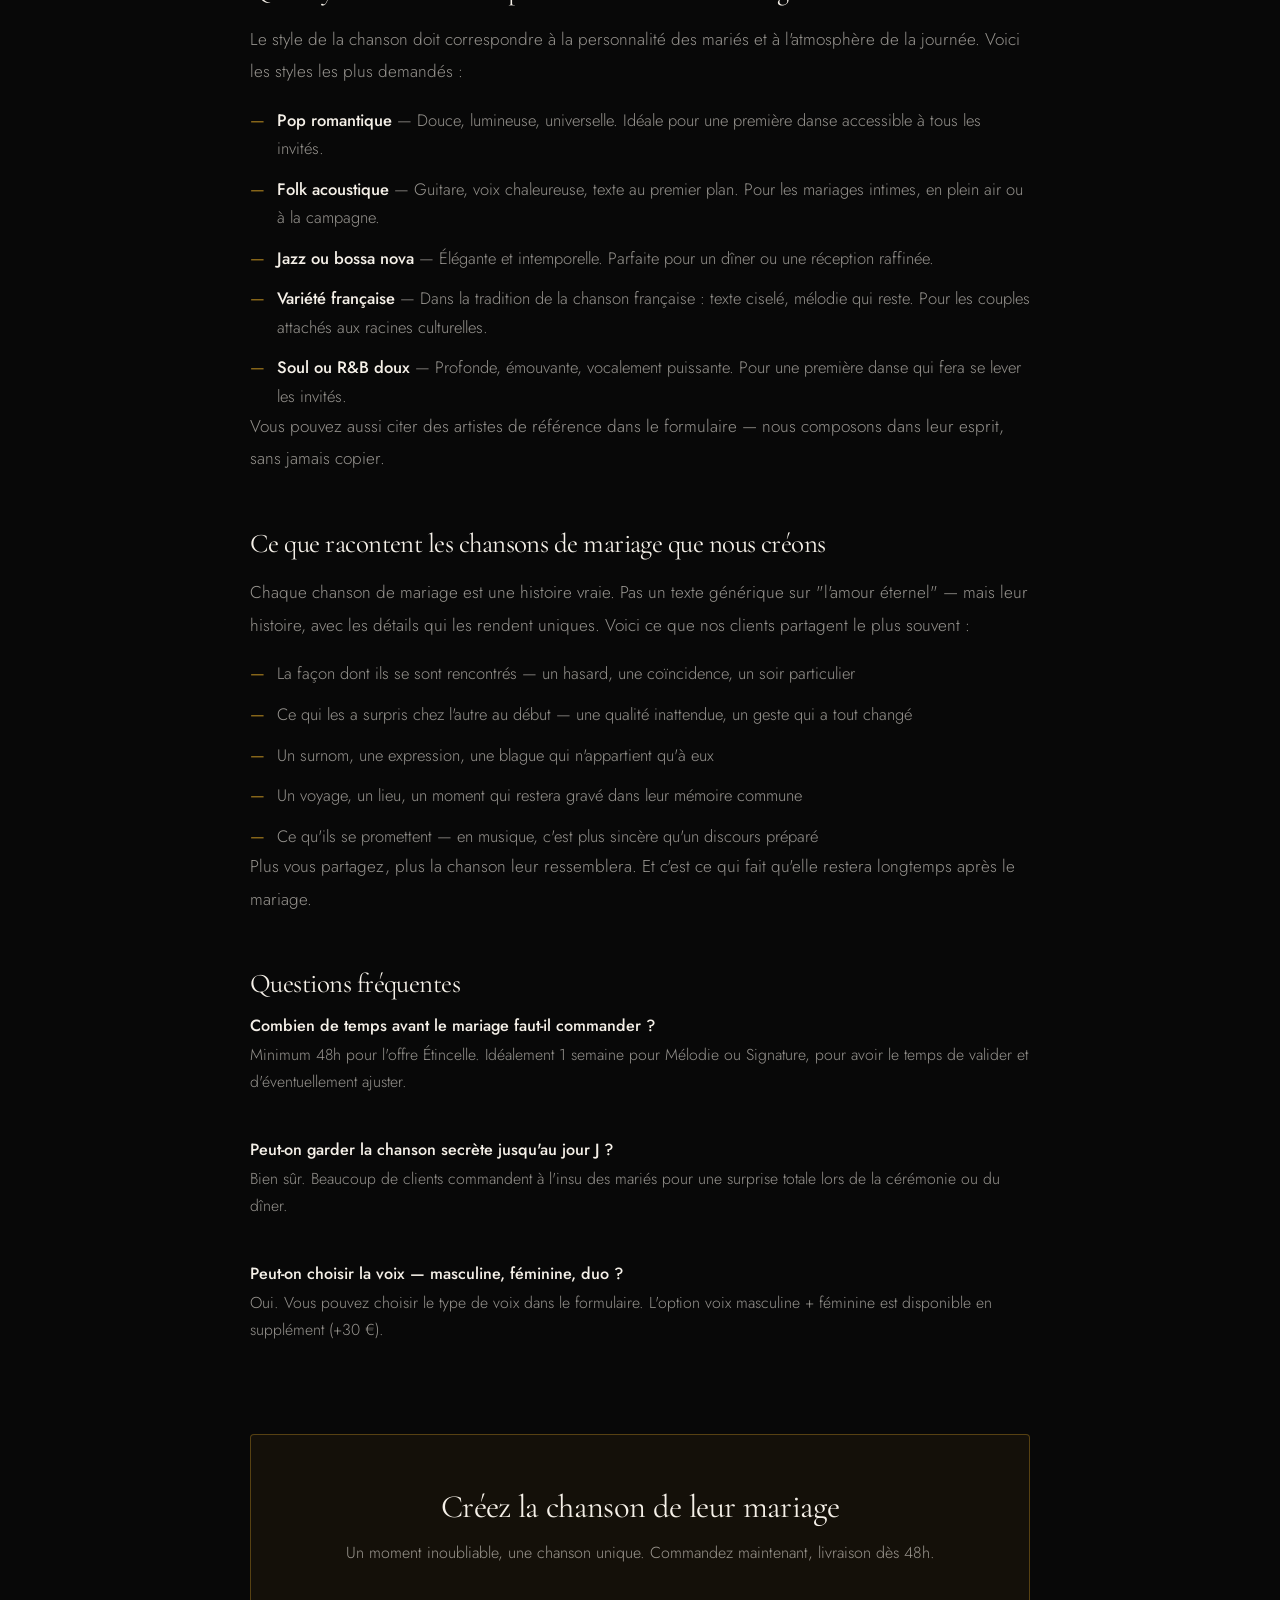
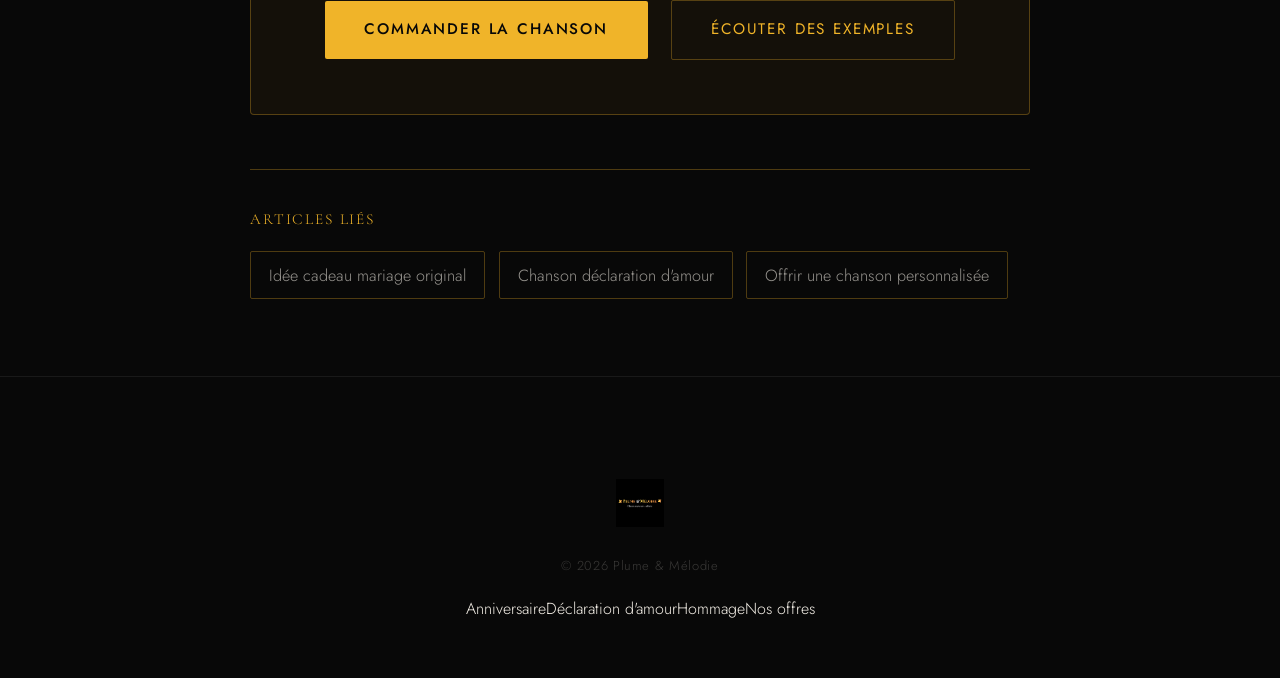
<file: chanson-mariage.html>
<!DOCTYPE html>
<html lang="fr">
<head>
  <meta charset="UTF-8" />
  <meta name="viewport" content="width=device-width, initial-scale=1.0" />
  <title>Chanson pour mariage personnalisée | Plume & Mélodie</title>
  <meta name="description" content="Offrez une chanson pour mariage unique, écrite sur-mesure à partir de l'histoire des mariés. Premier danse, discours, surprise... À partir de 39 €, livraison en 48h." />
  <link rel="canonical" href="https://plumeetmelodie.fr/chanson-mariage.html" />
  <meta property="og:title" content="Chanson pour mariage personnalisée | Plume & Mélodie" />
  <meta property="og:description" content="Une chanson créée sur-mesure pour les mariés — pour la première danse, le discours ou en cadeau surprise." />
  <meta property="og:url" content="https://plumeetmelodie.fr/chanson-mariage.html" />
  <meta property="og:image" content="https://plumeetmelodie.fr/logo.png" />
  <script type="application/ld+json">{"@context":"https://schema.org","@type":"Article","headline":"Chanson pour mariage personnalisée","author":{"@type":"Person","name":"Bruno Latrilhe"},"publisher":{"@type":"Organization","name":"Plume & Mélodie","url":"https://plumeetmelodie.fr"},"mainEntityOfPage":"https://plumeetmelodie.fr/chanson-mariage.html"}</script>
  <link rel="preconnect" href="https://fonts.googleapis.com" />
  <link rel="preconnect" href="https://fonts.gstatic.com" crossorigin />
  <link href="https://fonts.googleapis.com/css2?family=Cormorant+Garamond:ital,wght@0,300;0,400;0,600;1,300;1,400;1,600&family=Jost:wght@300;400;500&display=swap" rel="stylesheet" />
  <link rel="stylesheet" href="style.css" />
</head>
<body>
  <nav id="navbar"><div class="nav-inner"><a href="index.html" class="nav-logo"><img src="logo.png" alt="Plume & Mélodie" /></a><ul class="nav-links"><li><a href="index.html#concept">Comment ça marche</a></li><li><a href="index.html#ecouter">Écouter</a></li><li><a href="index.html#offres">Offres</a></li><li><a href="index.html#apropos">À propos</a></li><li><a href="index.html#commander" class="nav-cta">Commander</a></li></ul></div></nav>

  <main class="seo-page">
    <div class="container">
      <article class="seo-article">

        <header class="seo-header">
          <div class="section-tag">Mariage</div>
          <h1>Chanson pour mariage<br><em>personnalisée sur-mesure</em></h1>
          <p class="seo-intro">La première danse, le discours des témoins, le moment où tout le monde retient son souffle — imaginez qu'une chanson écrite uniquement pour eux résonne dans la salle. Une chanson pour mariage personnalisée, c'est le moment le plus émouvant de la journée.</p>
        </header>

        <section class="seo-section">
          <h2>Pourquoi choisir une chanson personnalisée pour un mariage ?</h2>
          <p>Les mariages sont faits de détails qui restent gravés à vie. Une <strong>chanson pour mariage personnalisée</strong> n'est pas une chanson générique — c'est leur chanson, écrite à partir de leur rencontre, de leurs fous rires, de leurs promesses. Elle ne ressemble à aucune autre parce qu'elle raconte une seule histoire : la leur.</p>
          <p>Que vous soyez témoin, parent, ami proche ou l'un des mariés, commander une chanson personnalisée pour le mariage est le geste qui fera pleurer de joie toute la salle.</p>
        </section>

        <section class="seo-section">
          <h2>Dans quel moment l'intégrer au mariage ?</h2>
          <ul class="seo-list">
            <li><strong>La première danse</strong> — La chanson la plus intime, celle que les mariés danseront pour la première fois en tant qu'époux</li>
            <li><strong>Le discours des témoins</strong> — Diffusée après les mots, elle prolonge l'émotion</li>
            <li><strong>L'entrée des mariés</strong> — Une surprise pour les invités qui ne s'y attendent pas</li>
            <li><strong>Le dîner</strong> — En fond sonore, elle crée une atmosphère unique</li>
            <li><strong>Le cadeau des parents</strong> — Offerte en privé, avant ou après la cérémonie</li>
          </ul>
        </section>

        <section class="seo-section">
          <h2>Comment créer votre chanson de mariage</h2>
          <ol class="seo-list">
            <li>Remplissez le formulaire guidé — histoire des mariés, style musical, ambiance souhaitée</li>
            <li>Les paroles sont écrites sur-mesure et soumises à votre validation</li>
            <li>La musique est composée dans le style choisi (romantique, pop, folk, jazz...)</li>
            <li>Vous recevez le MP3 haute qualité, prêt à être diffusé le jour J</li>
          </ol>
        </section>

        <section class="seo-section">
          <h2>Nos offres pour une chanson de mariage</h2>
          <div class="seo-offres">
            <div class="seo-offre"><h3>Étincelle — 39 €</h3><p>Vous fournissez les grandes lignes, on compose. MP3 livré en 48h. Idéal si la date est proche.</p></div>
            <div class="seo-offre featured"><h3>Mélodie — 79 € ⭐</h3><p>Le choix des mariages. Paroles complètes sur-mesure, validation avant production, MP3 72h + paroles PDF.</p></div>
            <div class="seo-offre"><h3>Signature — 149 €</h3><p>L'expérience ultime : appel découverte, 2 versions musicales, MP3 HD, affiche encadrée avec les paroles.</p></div>
          </div>
        </section>

        <section class="seo-section">
          <h2>Quel style musical choisir pour une chanson de mariage ?</h2>
          <p>Le style de la chanson doit correspondre à la personnalité des mariés et à l'atmosphère de la journée. Voici les styles les plus demandés :</p>
          <ul class="seo-list">
            <li><strong>Pop romantique</strong> — Douce, lumineuse, universelle. Idéale pour une première danse accessible à tous les invités.</li>
            <li><strong>Folk acoustique</strong> — Guitare, voix chaleureuse, texte au premier plan. Pour les mariages intimes, en plein air ou à la campagne.</li>
            <li><strong>Jazz ou bossa nova</strong> — Élégante et intemporelle. Parfaite pour un dîner ou une réception raffinée.</li>
            <li><strong>Variété française</strong> — Dans la tradition de la chanson française : texte ciselé, mélodie qui reste. Pour les couples attachés aux racines culturelles.</li>
            <li><strong>Soul ou R&B doux</strong> — Profonde, émouvante, vocalement puissante. Pour une première danse qui fera se lever les invités.</li>
          </ul>
          <p>Vous pouvez aussi citer des artistes de référence dans le formulaire — nous composons dans leur esprit, sans jamais copier.</p>
        </section>

        <section class="seo-section">
          <h2>Ce que racontent les chansons de mariage que nous créons</h2>
          <p>Chaque chanson de mariage est une histoire vraie. Pas un texte générique sur "l'amour éternel" — mais leur histoire, avec les détails qui les rendent uniques. Voici ce que nos clients partagent le plus souvent :</p>
          <ul class="seo-list">
            <li>La façon dont ils se sont rencontrés — un hasard, une coïncidence, un soir particulier</li>
            <li>Ce qui les a surpris chez l'autre au début — une qualité inattendue, un geste qui a tout changé</li>
            <li>Un surnom, une expression, une blague qui n'appartient qu'à eux</li>
            <li>Un voyage, un lieu, un moment qui restera gravé dans leur mémoire commune</li>
            <li>Ce qu'ils se promettent — en musique, c'est plus sincère qu'un discours préparé</li>
          </ul>
          <p>Plus vous partagez, plus la chanson leur ressemblera. Et c'est ce qui fait qu'elle restera longtemps après le mariage.</p>
        </section>

        <section class="seo-section">
          <h2>Questions fréquentes</h2>
          <div class="seo-faq">
            <div class="seo-faq-item"><h3>Combien de temps avant le mariage faut-il commander ?</h3><p>Minimum 48h pour l'offre Étincelle. Idéalement 1 semaine pour Mélodie ou Signature, pour avoir le temps de valider et d'éventuellement ajuster.</p></div>
            <div class="seo-faq-item"><h3>Peut-on garder la chanson secrète jusqu'au jour J ?</h3><p>Bien sûr. Beaucoup de clients commandent à l'insu des mariés pour une surprise totale lors de la cérémonie ou du dîner.</p></div>
            <div class="seo-faq-item"><h3>Peut-on choisir la voix — masculine, féminine, duo ?</h3><p>Oui. Vous pouvez choisir le type de voix dans le formulaire. L'option voix masculine + féminine est disponible en supplément (+30 €).</p></div>
          </div>
        </section>

        <div class="seo-cta-block">
          <h2>Créez la chanson de leur mariage</h2>
          <p>Un moment inoubliable, une chanson unique. Commandez maintenant, livraison dès 48h.</p>
          <a href="index.html#commander" class="btn-gold">Commander la chanson</a>
          <a href="index.html#ecouter" class="btn-outline">Écouter des exemples</a>
        </div>

        <div class="seo-related">
          <p class="seo-related-title">Articles liés</p>
          <div class="seo-related-links">
            <a href="cadeau-mariage.html">Idée cadeau mariage original</a>
            <a href="declaration-amour.html">Chanson déclaration d'amour</a>
            <a href="offrir-chanson-personnalisee.html">Offrir une chanson personnalisée</a>
          </div>
        </div>

      </article>
    </div>
  </main>

  <footer class="footer"><div class="container"><div class="footer-inner"><a href="index.html" class="footer-brand"><img src="logo.png" alt="Plume & Mélodie" class="footer-logo" /></a><p class="footer-copy">© 2026 Plume & Mélodie</p><nav class="footer-links"><a href="chanson-anniversaire.html">Anniversaire</a><a href="declaration-amour.html">Déclaration d'amour</a><a href="chanson-hommage.html">Hommage</a><a href="index.html#offres">Nos offres</a></nav></div></div></footer>
  <script src="script.js"></script>
</body>
</html>
</file>
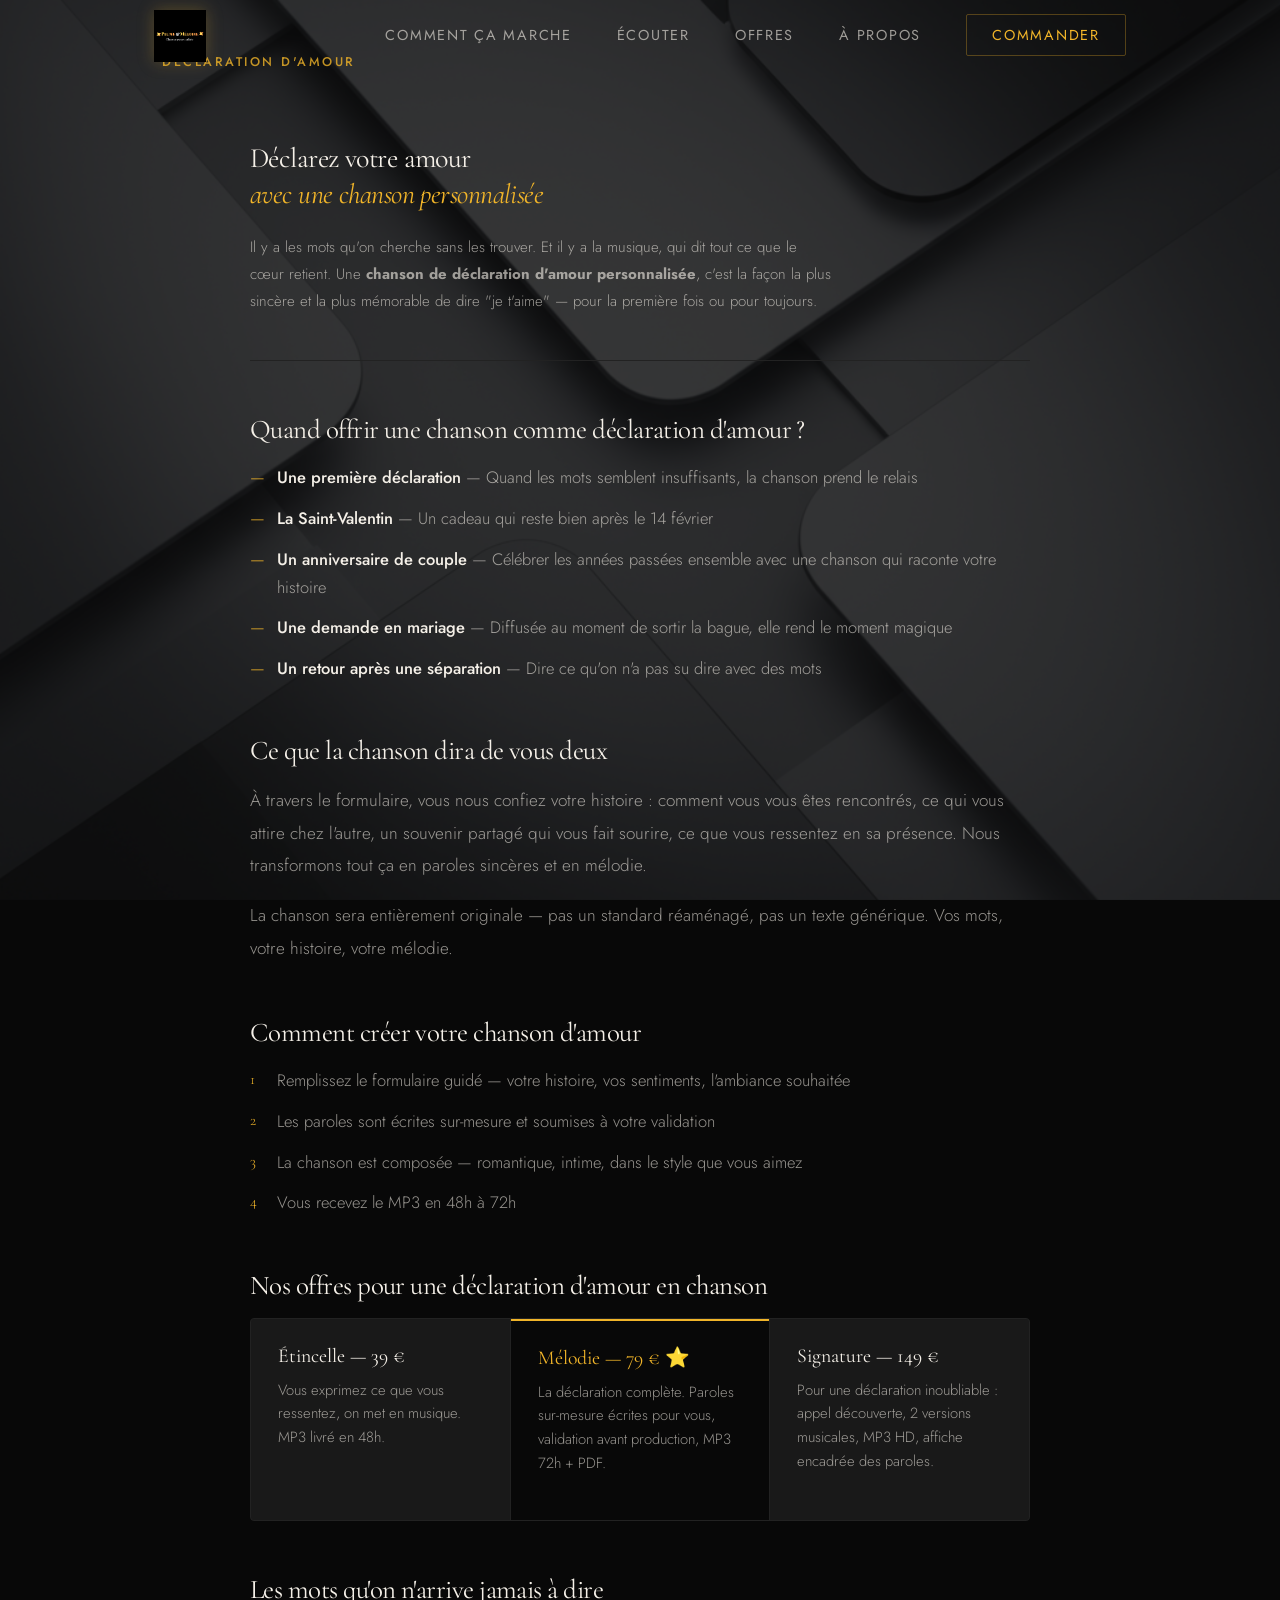
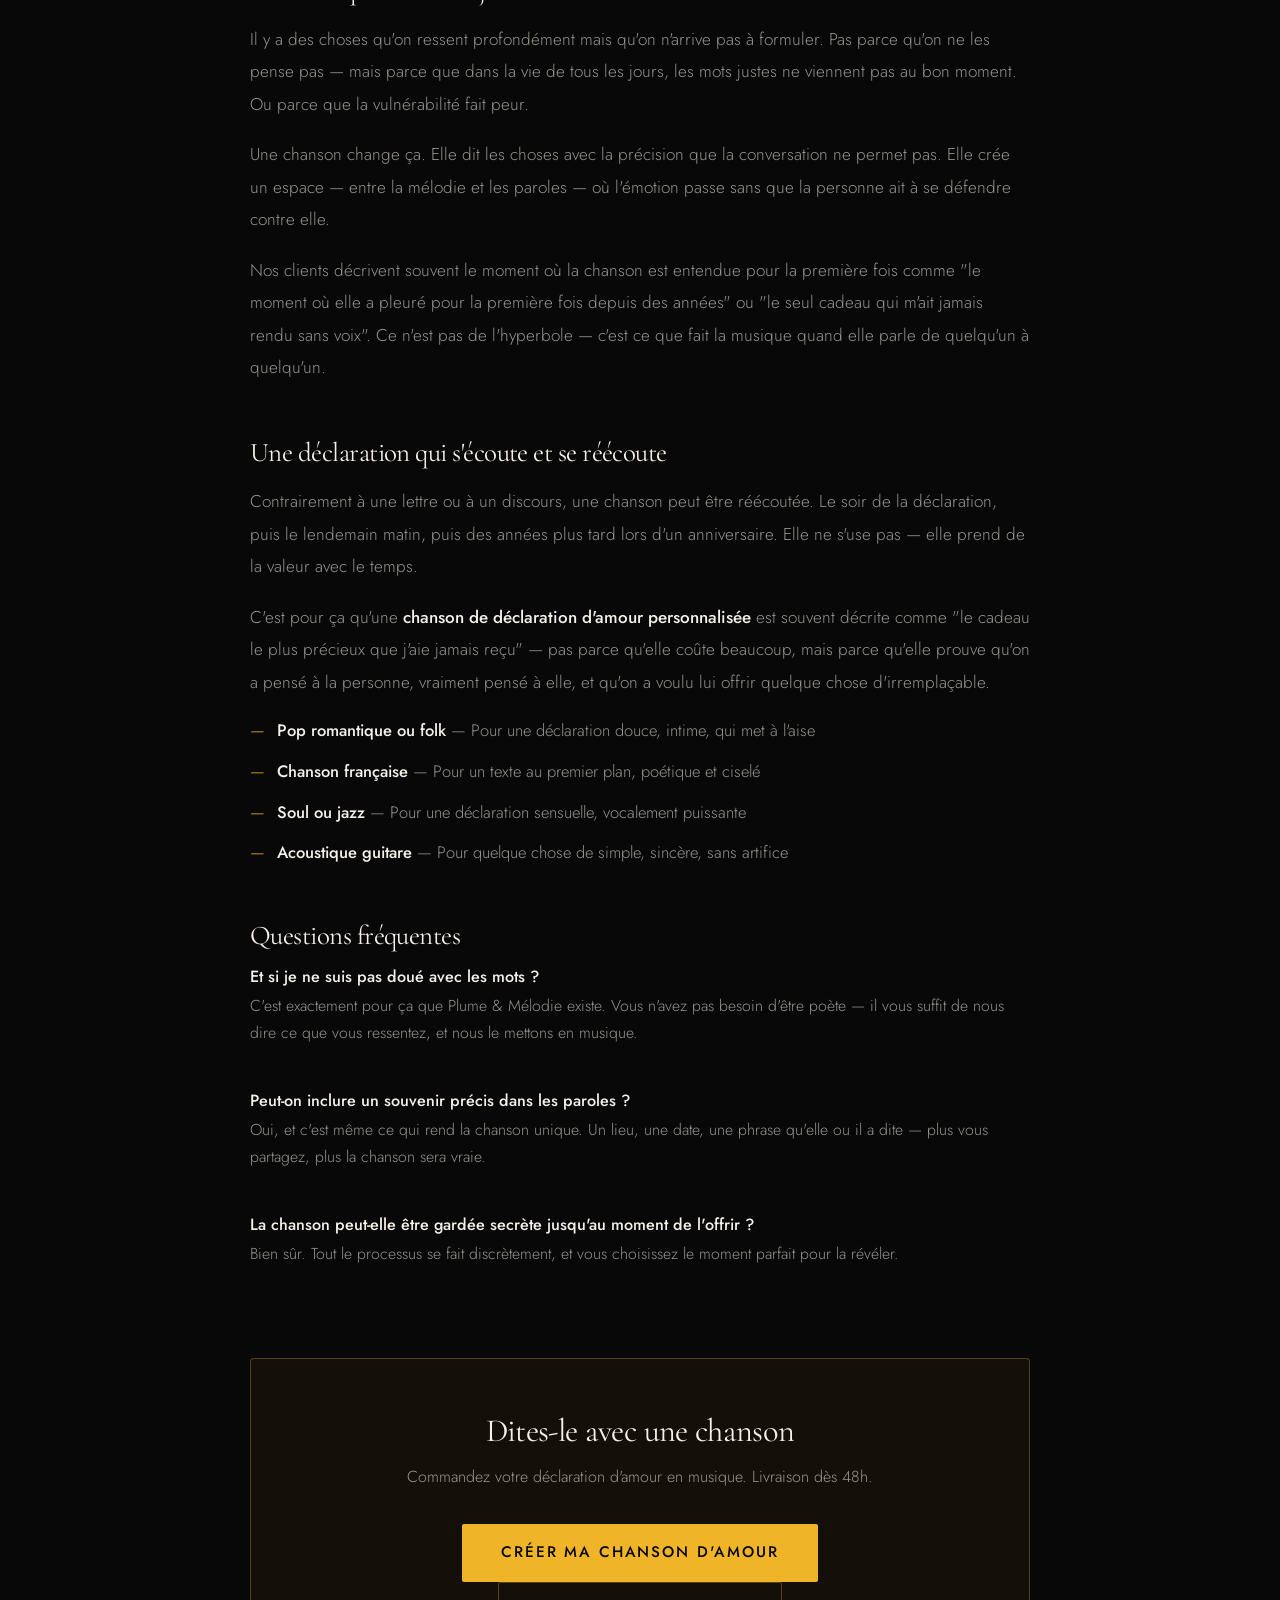
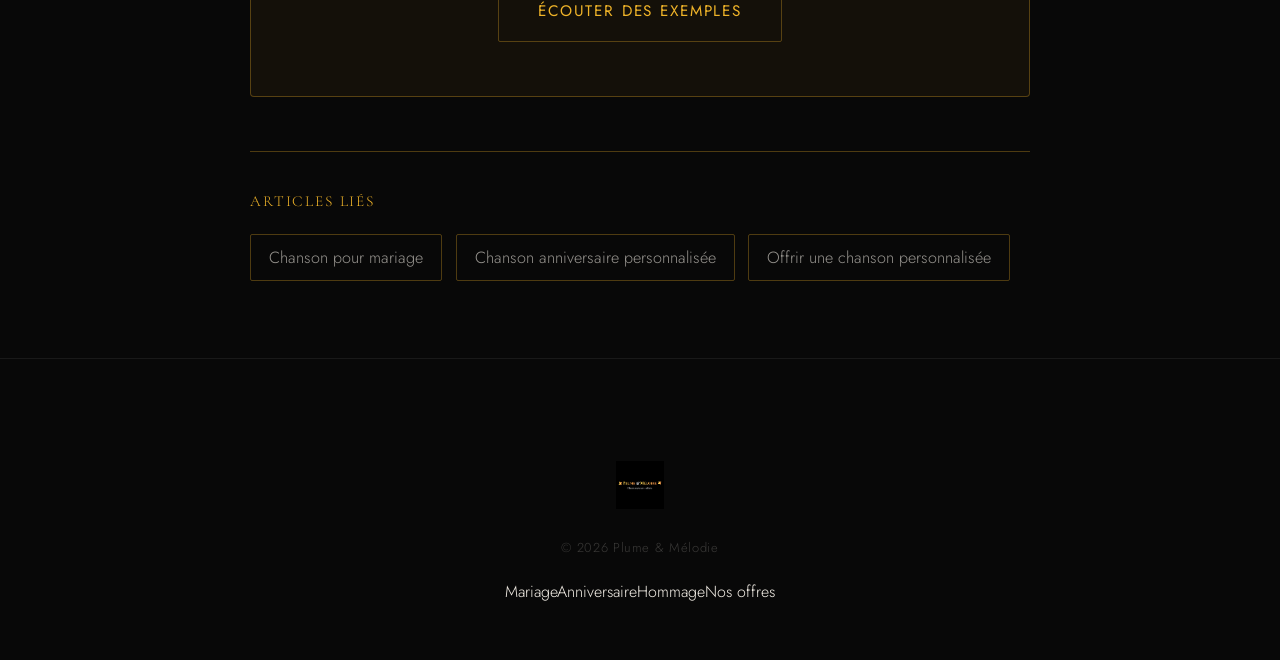
<file: declaration-amour.html>
<!DOCTYPE html>
<html lang="fr">
<head>
  <meta charset="UTF-8" />
  <meta name="viewport" content="width=device-width, initial-scale=1.0" />
  <title>Chanson déclaration d'amour personnalisée | Plume & Mélodie</title>
  <meta name="description" content="Déclarez votre amour avec une chanson personnalisée écrite sur-mesure. Plus fort que les mots, plus rare qu'un bouquet. À partir de 39 €, livraison en 48h." />
  <link rel="canonical" href="https://plumeetmelodie.fr/declaration-amour.html" />
  <meta property="og:title" content="Chanson déclaration d'amour personnalisée | Plume & Mélodie" />
  <meta property="og:description" content="Déclarez votre amour avec une chanson écrite sur-mesure. Un geste rare et inoubliable." />
  <meta property="og:url" content="https://plumeetmelodie.fr/declaration-amour.html" />
  <meta property="og:image" content="https://plumeetmelodie.fr/logo.png" />
  <script type="application/ld+json">{"@context":"https://schema.org","@type":"Article","headline":"Chanson déclaration d'amour personnalisée","author":{"@type":"Person","name":"Bruno Latrilhe"},"publisher":{"@type":"Organization","name":"Plume & Mélodie","url":"https://plumeetmelodie.fr"},"mainEntityOfPage":"https://plumeetmelodie.fr/declaration-amour.html"}</script>
  <link rel="preconnect" href="https://fonts.googleapis.com" />
  <link rel="preconnect" href="https://fonts.gstatic.com" crossorigin />
  <link href="https://fonts.googleapis.com/css2?family=Cormorant+Garamond:ital,wght@0,300;0,400;0,600;1,300;1,400;1,600&family=Jost:wght@300;400;500&display=swap" rel="stylesheet" />
  <link rel="stylesheet" href="style.css" />
</head>
<body>
  <nav id="navbar"><div class="nav-inner"><a href="index.html" class="nav-logo"><img src="logo.png" alt="Plume & Mélodie" /></a><ul class="nav-links"><li><a href="index.html#concept">Comment ça marche</a></li><li><a href="index.html#ecouter">Écouter</a></li><li><a href="index.html#offres">Offres</a></li><li><a href="index.html#apropos">À propos</a></li><li><a href="index.html#commander" class="nav-cta">Commander</a></li></ul></div></nav>

  <main class="seo-page">
    <div class="container">
      <article class="seo-article">

        <header class="seo-header">
          <div class="section-tag">Déclaration d'amour</div>
          <h1>Déclarez votre amour<br><em>avec une chanson personnalisée</em></h1>
          <p class="seo-intro">Il y a les mots qu'on cherche sans les trouver. Et il y a la musique, qui dit tout ce que le cœur retient. Une <strong>chanson de déclaration d'amour personnalisée</strong>, c'est la façon la plus sincère et la plus mémorable de dire "je t'aime" — pour la première fois ou pour toujours.</p>
        </header>

        <section class="seo-section">
          <h2>Quand offrir une chanson comme déclaration d'amour ?</h2>
          <ul class="seo-list">
            <li><strong>Une première déclaration</strong> — Quand les mots semblent insuffisants, la chanson prend le relais</li>
            <li><strong>La Saint-Valentin</strong> — Un cadeau qui reste bien après le 14 février</li>
            <li><strong>Un anniversaire de couple</strong> — Célébrer les années passées ensemble avec une chanson qui raconte votre histoire</li>
            <li><strong>Une demande en mariage</strong> — Diffusée au moment de sortir la bague, elle rend le moment magique</li>
            <li><strong>Un retour après une séparation</strong> — Dire ce qu'on n'a pas su dire avec des mots</li>
          </ul>
        </section>

        <section class="seo-section">
          <h2>Ce que la chanson dira de vous deux</h2>
          <p>À travers le formulaire, vous nous confiez votre histoire : comment vous vous êtes rencontrés, ce qui vous attire chez l'autre, un souvenir partagé qui vous fait sourire, ce que vous ressentez en sa présence. Nous transformons tout ça en paroles sincères et en mélodie.</p>
          <p>La chanson sera entièrement originale — pas un standard réaménagé, pas un texte générique. Vos mots, votre histoire, votre mélodie.</p>
        </section>

        <section class="seo-section">
          <h2>Comment créer votre chanson d'amour</h2>
          <ol class="seo-list">
            <li>Remplissez le formulaire guidé — votre histoire, vos sentiments, l'ambiance souhaitée</li>
            <li>Les paroles sont écrites sur-mesure et soumises à votre validation</li>
            <li>La chanson est composée — romantique, intime, dans le style que vous aimez</li>
            <li>Vous recevez le MP3 en 48h à 72h</li>
          </ol>
        </section>

        <section class="seo-section">
          <h2>Nos offres pour une déclaration d'amour en chanson</h2>
          <div class="seo-offres">
            <div class="seo-offre"><h3>Étincelle — 39 €</h3><p>Vous exprimez ce que vous ressentez, on met en musique. MP3 livré en 48h.</p></div>
            <div class="seo-offre featured"><h3>Mélodie — 79 € ⭐</h3><p>La déclaration complète. Paroles sur-mesure écrites pour vous, validation avant production, MP3 72h + PDF.</p></div>
            <div class="seo-offre"><h3>Signature — 149 €</h3><p>Pour une déclaration inoubliable : appel découverte, 2 versions musicales, MP3 HD, affiche encadrée des paroles.</p></div>
          </div>
        </section>

        <section class="seo-section">
          <h2>Les mots qu'on n'arrive jamais à dire</h2>
          <p>Il y a des choses qu'on ressent profondément mais qu'on n'arrive pas à formuler. Pas parce qu'on ne les pense pas — mais parce que dans la vie de tous les jours, les mots justes ne viennent pas au bon moment. Ou parce que la vulnérabilité fait peur.</p>
          <p>Une chanson change ça. Elle dit les choses avec la précision que la conversation ne permet pas. Elle crée un espace — entre la mélodie et les paroles — où l'émotion passe sans que la personne ait à se défendre contre elle.</p>
          <p>Nos clients décrivent souvent le moment où la chanson est entendue pour la première fois comme "le moment où elle a pleuré pour la première fois depuis des années" ou "le seul cadeau qui m'ait jamais rendu sans voix". Ce n'est pas de l'hyperbole — c'est ce que fait la musique quand elle parle de quelqu'un à quelqu'un.</p>
        </section>

        <section class="seo-section">
          <h2>Une déclaration qui s'écoute et se réécoute</h2>
          <p>Contrairement à une lettre ou à un discours, une chanson peut être réécoutée. Le soir de la déclaration, puis le lendemain matin, puis des années plus tard lors d'un anniversaire. Elle ne s'use pas — elle prend de la valeur avec le temps.</p>
          <p>C'est pour ça qu'une <strong>chanson de déclaration d'amour personnalisée</strong> est souvent décrite comme "le cadeau le plus précieux que j'aie jamais reçu" — pas parce qu'elle coûte beaucoup, mais parce qu'elle prouve qu'on a pensé à la personne, vraiment pensé à elle, et qu'on a voulu lui offrir quelque chose d'irremplaçable.</p>
          <ul class="seo-list">
            <li><strong>Pop romantique ou folk</strong> — Pour une déclaration douce, intime, qui met à l'aise</li>
            <li><strong>Chanson française</strong> — Pour un texte au premier plan, poétique et ciselé</li>
            <li><strong>Soul ou jazz</strong> — Pour une déclaration sensuelle, vocalement puissante</li>
            <li><strong>Acoustique guitare</strong> — Pour quelque chose de simple, sincère, sans artifice</li>
          </ul>
        </section>

        <section class="seo-section">
          <h2>Questions fréquentes</h2>
          <div class="seo-faq">
            <div class="seo-faq-item"><h3>Et si je ne suis pas doué avec les mots ?</h3><p>C'est exactement pour ça que Plume & Mélodie existe. Vous n'avez pas besoin d'être poète — il vous suffit de nous dire ce que vous ressentez, et nous le mettons en musique.</p></div>
            <div class="seo-faq-item"><h3>Peut-on inclure un souvenir précis dans les paroles ?</h3><p>Oui, et c'est même ce qui rend la chanson unique. Un lieu, une date, une phrase qu'elle ou il a dite — plus vous partagez, plus la chanson sera vraie.</p></div>
            <div class="seo-faq-item"><h3>La chanson peut-elle être gardée secrète jusqu'au moment de l'offrir ?</h3><p>Bien sûr. Tout le processus se fait discrètement, et vous choisissez le moment parfait pour la révéler.</p></div>
          </div>
        </section>

        <div class="seo-cta-block">
          <h2>Dites-le avec une chanson</h2>
          <p>Commandez votre déclaration d'amour en musique. Livraison dès 48h.</p>
          <a href="index.html#commander" class="btn-gold">Créer ma chanson d'amour</a>
          <a href="index.html#ecouter" class="btn-outline">Écouter des exemples</a>
        </div>

        <div class="seo-related">
          <p class="seo-related-title">Articles liés</p>
          <div class="seo-related-links">
            <a href="chanson-mariage.html">Chanson pour mariage</a>
            <a href="chanson-anniversaire.html">Chanson anniversaire personnalisée</a>
            <a href="offrir-chanson-personnalisee.html">Offrir une chanson personnalisée</a>
          </div>
        </div>

      </article>
    </div>
  </main>

  <footer class="footer"><div class="container"><div class="footer-inner"><a href="index.html" class="footer-brand"><img src="logo.png" alt="Plume & Mélodie" class="footer-logo" /></a><p class="footer-copy">© 2026 Plume & Mélodie</p><nav class="footer-links"><a href="chanson-mariage.html">Mariage</a><a href="chanson-anniversaire.html">Anniversaire</a><a href="chanson-hommage.html">Hommage</a><a href="index.html#offres">Nos offres</a></nav></div></div></footer>
  <script src="script.js"></script>
</body>
</html>
</file>
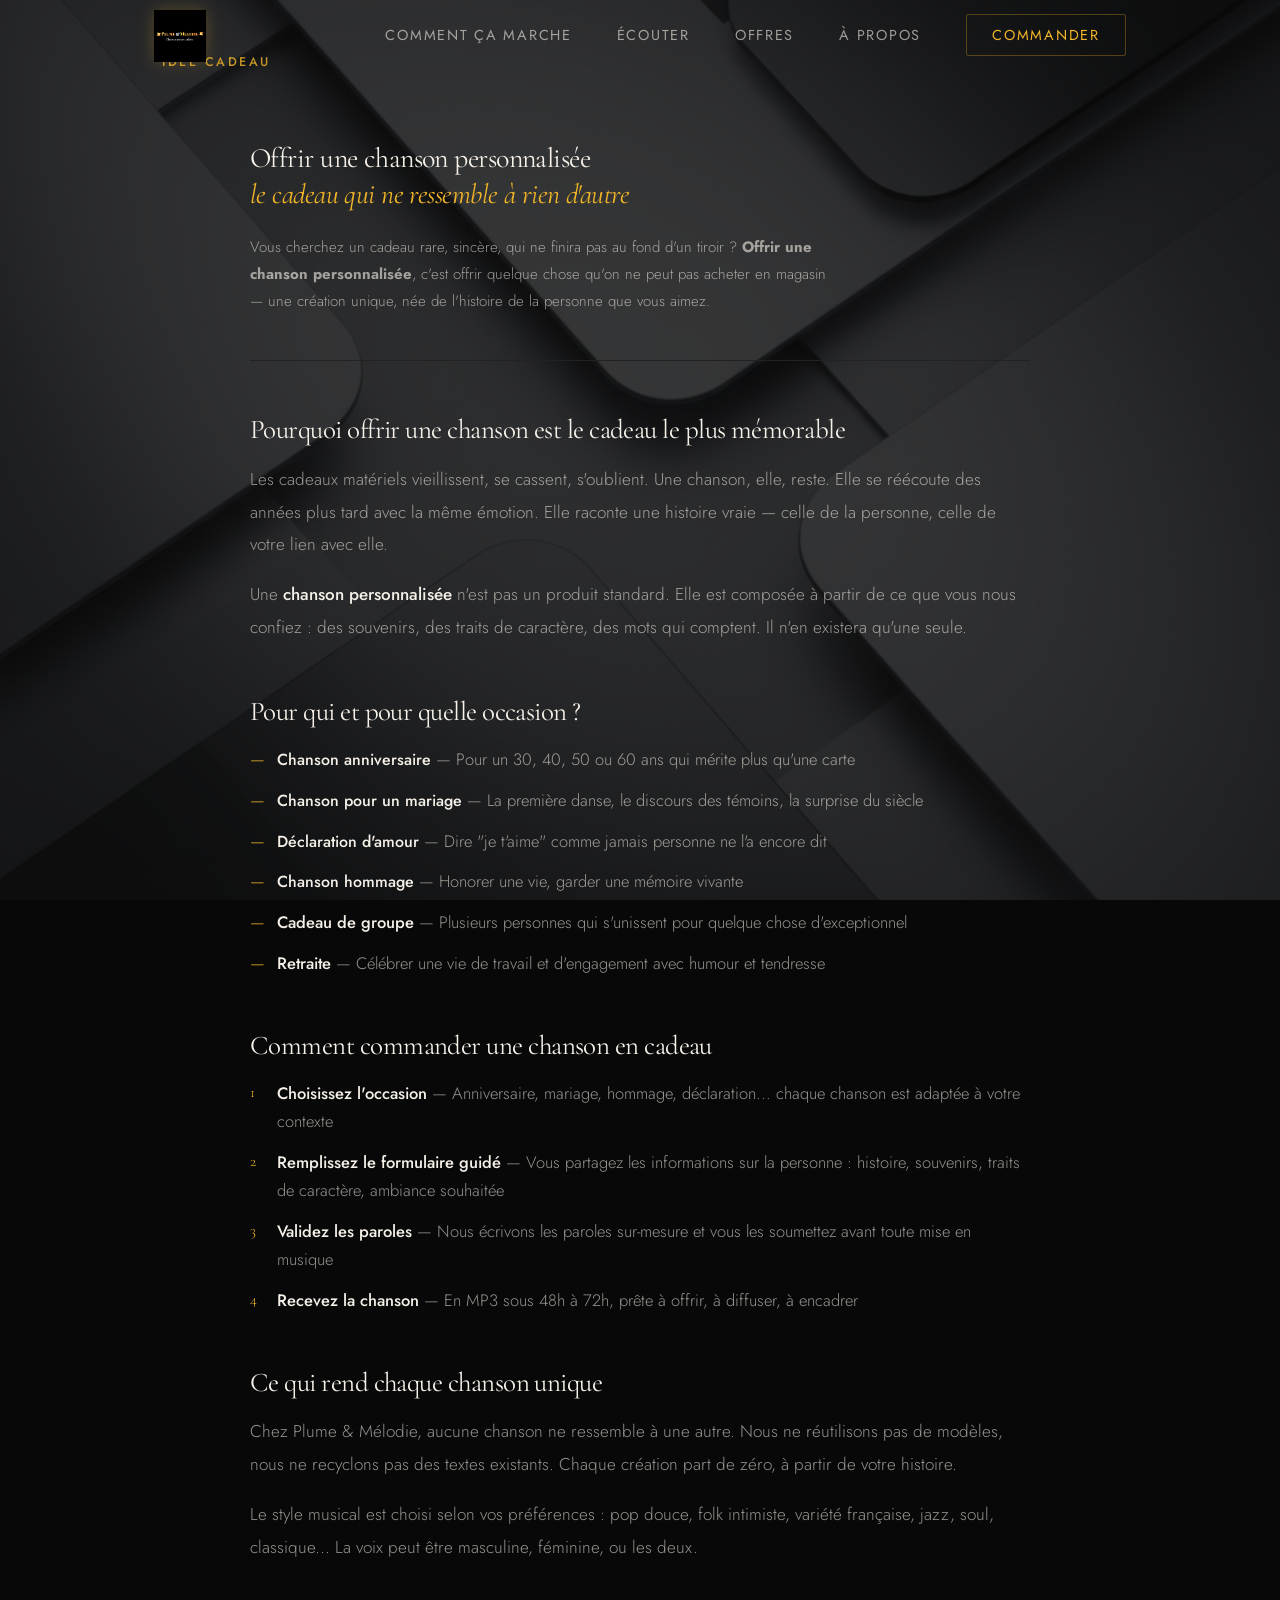
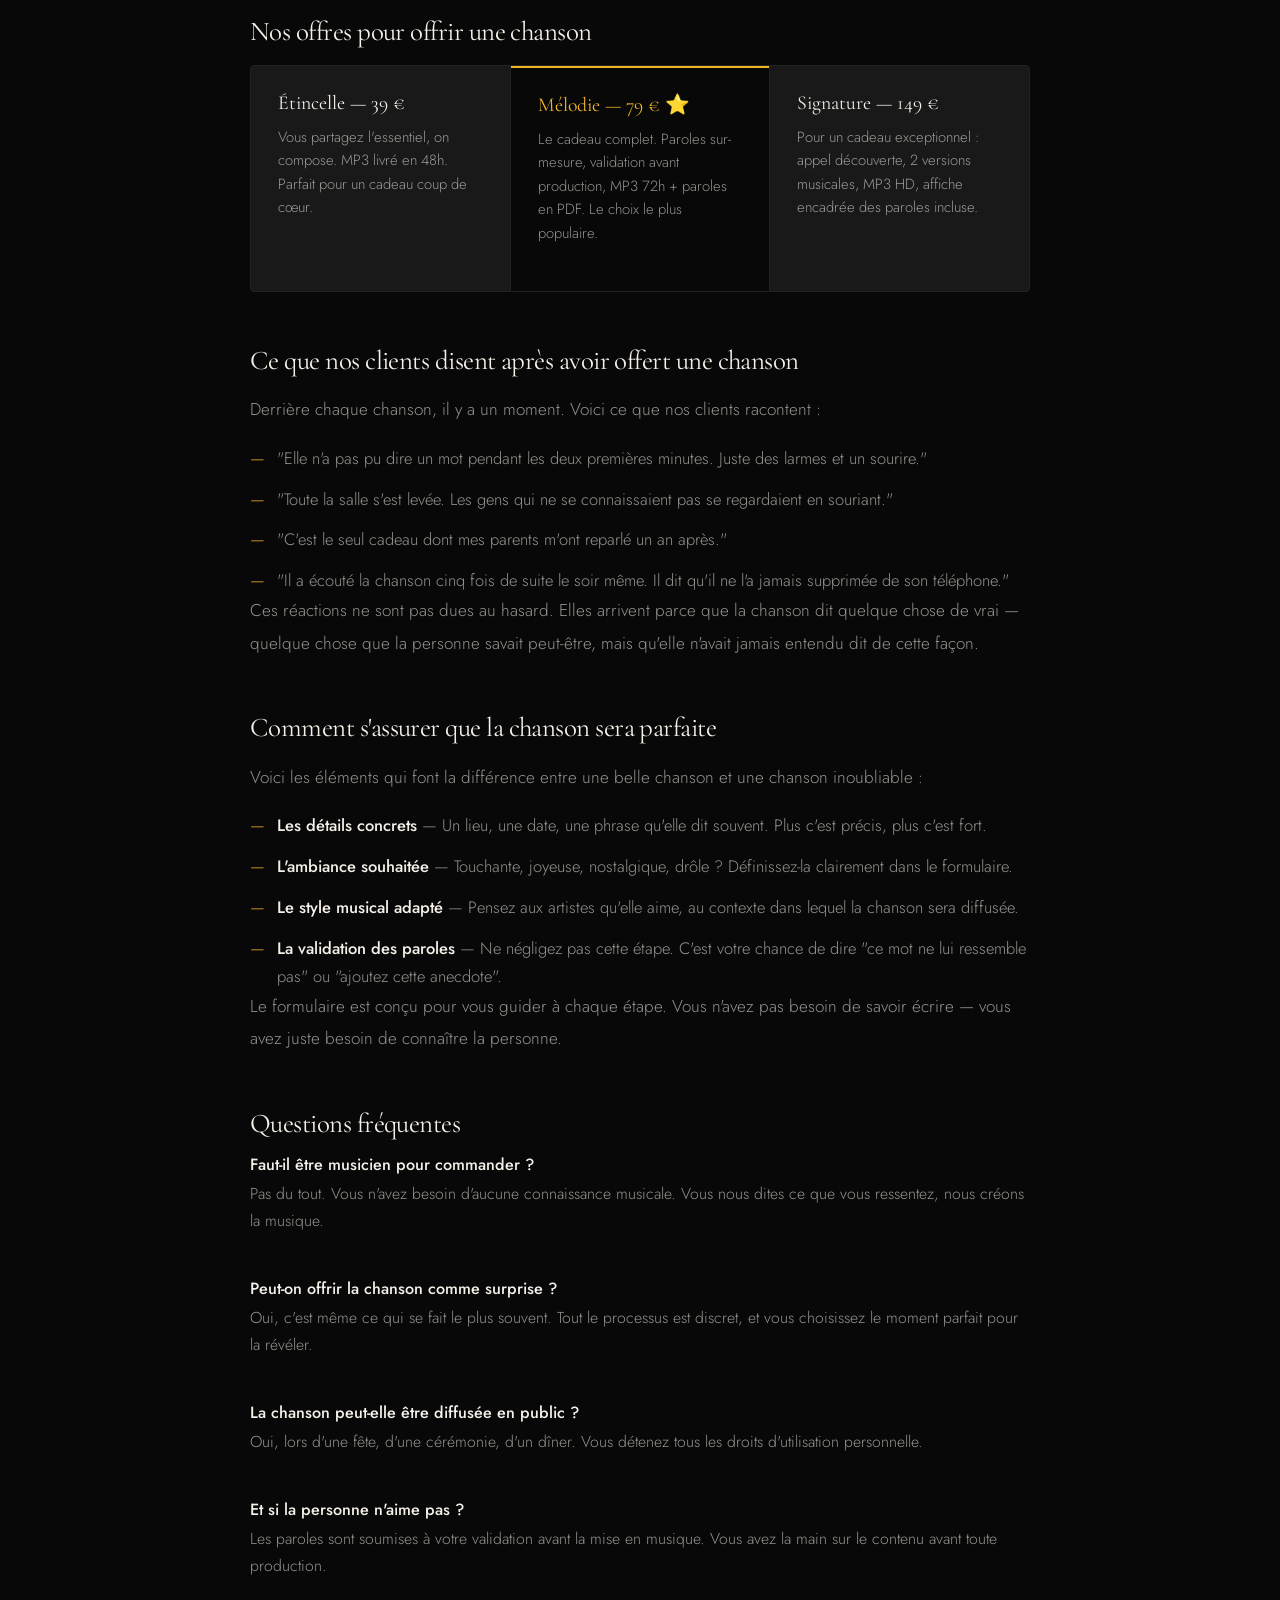
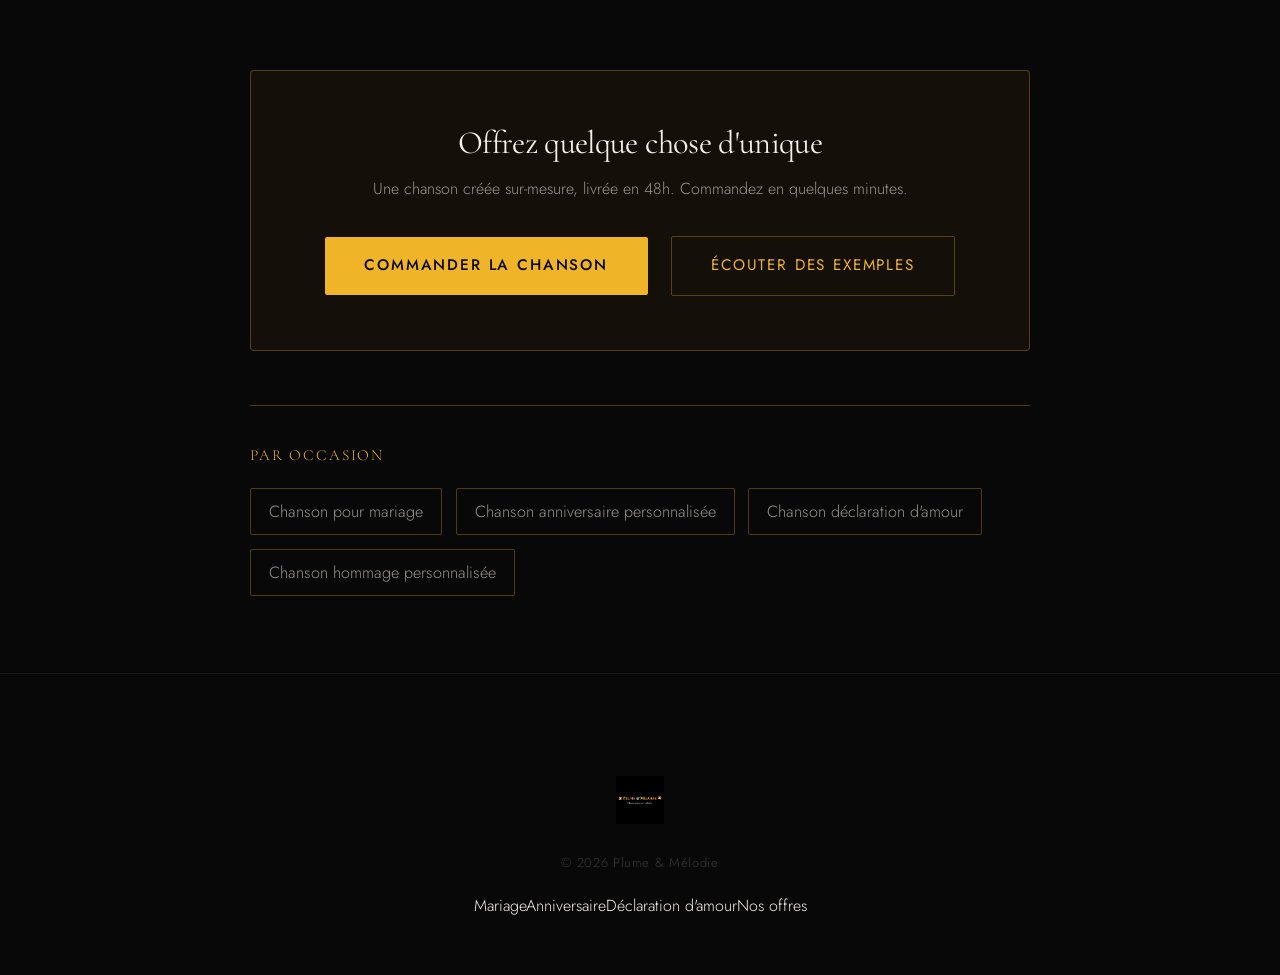
<file: offrir-chanson-personnalisee.html>
<!DOCTYPE html>
<html lang="fr">
<head>
  <meta charset="UTF-8" />
  <meta name="viewport" content="width=device-width, initial-scale=1.0" />
  <title>Offrir une chanson personnalisée | Plume & Mélodie</title>
  <meta name="description" content="Offrir une chanson personnalisée : le cadeau le plus original et le plus émouvant. Écrite sur-mesure à partir de votre histoire. À partir de 39 €, livraison en 48h." />
  <link rel="canonical" href="https://plumeetmelodie.fr/offrir-chanson-personnalisee.html" />
  <meta property="og:title" content="Offrir une chanson personnalisée | Plume & Mélodie" />
  <meta property="og:description" content="Offrez une chanson unique créée sur-mesure. Pour un anniversaire, un mariage, une déclaration d'amour ou un hommage. À partir de 39 €." />
  <meta property="og:url" content="https://plumeetmelodie.fr/offrir-chanson-personnalisee.html" />
  <meta property="og:image" content="https://plumeetmelodie.fr/logo.png" />
  <script type="application/ld+json">{"@context":"https://schema.org","@type":"Article","headline":"Offrir une chanson personnalisée","author":{"@type":"Person","name":"Bruno Latrilhe"},"publisher":{"@type":"Organization","name":"Plume & Mélodie","url":"https://plumeetmelodie.fr"},"mainEntityOfPage":"https://plumeetmelodie.fr/offrir-chanson-personnalisee.html"}</script>
  <link rel="preconnect" href="https://fonts.googleapis.com" />
  <link rel="preconnect" href="https://fonts.gstatic.com" crossorigin />
  <link href="https://fonts.googleapis.com/css2?family=Cormorant+Garamond:ital,wght@0,300;0,400;0,600;1,300;1,400;1,600&family=Jost:wght@300;400;500&display=swap" rel="stylesheet" />
  <link rel="stylesheet" href="style.css" />
</head>
<body>
  <nav id="navbar"><div class="nav-inner"><a href="index.html" class="nav-logo"><img src="logo.png" alt="Plume & Mélodie" /></a><ul class="nav-links"><li><a href="index.html#concept">Comment ça marche</a></li><li><a href="index.html#ecouter">Écouter</a></li><li><a href="index.html#offres">Offres</a></li><li><a href="index.html#apropos">À propos</a></li><li><a href="index.html#commander" class="nav-cta">Commander</a></li></ul></div></nav>

  <main class="seo-page">
    <div class="container">
      <article class="seo-article">

        <header class="seo-header">
          <div class="section-tag">Idée cadeau</div>
          <h1>Offrir une chanson personnalisée<br><em>le cadeau qui ne ressemble à rien d'autre</em></h1>
          <p class="seo-intro">Vous cherchez un cadeau rare, sincère, qui ne finira pas au fond d'un tiroir ? <strong>Offrir une chanson personnalisée</strong>, c'est offrir quelque chose qu'on ne peut pas acheter en magasin — une création unique, née de l'histoire de la personne que vous aimez.</p>
        </header>

        <section class="seo-section">
          <h2>Pourquoi offrir une chanson est le cadeau le plus mémorable</h2>
          <p>Les cadeaux matériels vieillissent, se cassent, s'oublient. Une chanson, elle, reste. Elle se réécoute des années plus tard avec la même émotion. Elle raconte une histoire vraie — celle de la personne, celle de votre lien avec elle.</p>
          <p>Une <strong>chanson personnalisée</strong> n'est pas un produit standard. Elle est composée à partir de ce que vous nous confiez : des souvenirs, des traits de caractère, des mots qui comptent. Il n'en existera qu'une seule.</p>
        </section>

        <section class="seo-section">
          <h2>Pour qui et pour quelle occasion ?</h2>
          <ul class="seo-list">
            <li><strong><a href="chanson-anniversaire.html">Chanson anniversaire</a></strong> — Pour un 30, 40, 50 ou 60 ans qui mérite plus qu'une carte</li>
            <li><strong><a href="chanson-mariage.html">Chanson pour un mariage</a></strong> — La première danse, le discours des témoins, la surprise du siècle</li>
            <li><strong><a href="declaration-amour.html">Déclaration d'amour</a></strong> — Dire "je t'aime" comme jamais personne ne l'a encore dit</li>
            <li><strong><a href="chanson-hommage.html">Chanson hommage</a></strong> — Honorer une vie, garder une mémoire vivante</li>
            <li><strong>Cadeau de groupe</strong> — Plusieurs personnes qui s'unissent pour quelque chose d'exceptionnel</li>
            <li><strong>Retraite</strong> — Célébrer une vie de travail et d'engagement avec humour et tendresse</li>
          </ul>
        </section>

        <section class="seo-section">
          <h2>Comment commander une chanson en cadeau</h2>
          <ol class="seo-list">
            <li><strong>Choisissez l'occasion</strong> — Anniversaire, mariage, hommage, déclaration... chaque chanson est adaptée à votre contexte</li>
            <li><strong>Remplissez le formulaire guidé</strong> — Vous partagez les informations sur la personne : histoire, souvenirs, traits de caractère, ambiance souhaitée</li>
            <li><strong>Validez les paroles</strong> — Nous écrivons les paroles sur-mesure et vous les soumettez avant toute mise en musique</li>
            <li><strong>Recevez la chanson</strong> — En MP3 sous 48h à 72h, prête à offrir, à diffuser, à encadrer</li>
          </ol>
        </section>

        <section class="seo-section">
          <h2>Ce qui rend chaque chanson unique</h2>
          <p>Chez Plume & Mélodie, aucune chanson ne ressemble à une autre. Nous ne réutilisons pas de modèles, nous ne recyclons pas des textes existants. Chaque création part de zéro, à partir de votre histoire.</p>
          <p>Le style musical est choisi selon vos préférences : pop douce, folk intimiste, variété française, jazz, soul, classique... La voix peut être masculine, féminine, ou les deux.</p>
        </section>

        <section class="seo-section">
          <h2>Nos offres pour offrir une chanson</h2>
          <div class="seo-offres">
            <div class="seo-offre"><h3>Étincelle — 39 €</h3><p>Vous partagez l'essentiel, on compose. MP3 livré en 48h. Parfait pour un cadeau coup de cœur.</p></div>
            <div class="seo-offre featured"><h3>Mélodie — 79 € ⭐</h3><p>Le cadeau complet. Paroles sur-mesure, validation avant production, MP3 72h + paroles en PDF. Le choix le plus populaire.</p></div>
            <div class="seo-offre"><h3>Signature — 149 €</h3><p>Pour un cadeau exceptionnel : appel découverte, 2 versions musicales, MP3 HD, affiche encadrée des paroles incluse.</p></div>
          </div>
        </section>

        <section class="seo-section">
          <h2>Ce que nos clients disent après avoir offert une chanson</h2>
          <p>Derrière chaque chanson, il y a un moment. Voici ce que nos clients racontent :</p>
          <ul class="seo-list">
            <li>"Elle n'a pas pu dire un mot pendant les deux premières minutes. Juste des larmes et un sourire."</li>
            <li>"Toute la salle s'est levée. Les gens qui ne se connaissaient pas se regardaient en souriant."</li>
            <li>"C'est le seul cadeau dont mes parents m'ont reparlé un an après."</li>
            <li>"Il a écouté la chanson cinq fois de suite le soir même. Il dit qu'il ne l'a jamais supprimée de son téléphone."</li>
          </ul>
          <p>Ces réactions ne sont pas dues au hasard. Elles arrivent parce que la chanson dit quelque chose de vrai — quelque chose que la personne savait peut-être, mais qu'elle n'avait jamais entendu dit de cette façon.</p>
        </section>

        <section class="seo-section">
          <h2>Comment s'assurer que la chanson sera parfaite</h2>
          <p>Voici les éléments qui font la différence entre une belle chanson et une chanson inoubliable :</p>
          <ul class="seo-list">
            <li><strong>Les détails concrets</strong> — Un lieu, une date, une phrase qu'elle dit souvent. Plus c'est précis, plus c'est fort.</li>
            <li><strong>L'ambiance souhaitée</strong> — Touchante, joyeuse, nostalgique, drôle ? Définissez-la clairement dans le formulaire.</li>
            <li><strong>Le style musical adapté</strong> — Pensez aux artistes qu'elle aime, au contexte dans lequel la chanson sera diffusée.</li>
            <li><strong>La validation des paroles</strong> — Ne négligez pas cette étape. C'est votre chance de dire "ce mot ne lui ressemble pas" ou "ajoutez cette anecdote".</li>
          </ul>
          <p>Le formulaire est conçu pour vous guider à chaque étape. Vous n'avez pas besoin de savoir écrire — vous avez juste besoin de connaître la personne.</p>
        </section>

        <section class="seo-section">
          <h2>Questions fréquentes</h2>
          <div class="seo-faq">
            <div class="seo-faq-item"><h3>Faut-il être musicien pour commander ?</h3><p>Pas du tout. Vous n'avez besoin d'aucune connaissance musicale. Vous nous dites ce que vous ressentez, nous créons la musique.</p></div>
            <div class="seo-faq-item"><h3>Peut-on offrir la chanson comme surprise ?</h3><p>Oui, c'est même ce qui se fait le plus souvent. Tout le processus est discret, et vous choisissez le moment parfait pour la révéler.</p></div>
            <div class="seo-faq-item"><h3>La chanson peut-elle être diffusée en public ?</h3><p>Oui, lors d'une fête, d'une cérémonie, d'un dîner. Vous détenez tous les droits d'utilisation personnelle.</p></div>
            <div class="seo-faq-item"><h3>Et si la personne n'aime pas ?</h3><p>Les paroles sont soumises à votre validation avant la mise en musique. Vous avez la main sur le contenu avant toute production.</p></div>
          </div>
        </section>

        <div class="seo-cta-block">
          <h2>Offrez quelque chose d'unique</h2>
          <p>Une chanson créée sur-mesure, livrée en 48h. Commandez en quelques minutes.</p>
          <a href="index.html#commander" class="btn-gold">Commander la chanson</a>
          <a href="index.html#ecouter" class="btn-outline">Écouter des exemples</a>
        </div>

        <div class="seo-related">
          <p class="seo-related-title">Par occasion</p>
          <div class="seo-related-links">
            <a href="chanson-mariage.html">Chanson pour mariage</a>
            <a href="chanson-anniversaire.html">Chanson anniversaire personnalisée</a>
            <a href="declaration-amour.html">Chanson déclaration d'amour</a>
            <a href="chanson-hommage.html">Chanson hommage personnalisée</a>
          </div>
        </div>

      </article>
    </div>
  </main>

  <footer class="footer"><div class="container"><div class="footer-inner"><a href="index.html" class="footer-brand"><img src="logo.png" alt="Plume & Mélodie" class="footer-logo" /></a><p class="footer-copy">© 2026 Plume & Mélodie</p><nav class="footer-links"><a href="chanson-mariage.html">Mariage</a><a href="chanson-anniversaire.html">Anniversaire</a><a href="declaration-amour.html">Déclaration d'amour</a><a href="index.html#offres">Nos offres</a></nav></div></div></footer>
  <script src="script.js"></script>
</body>
</html>
</file>
<file: style.css>
/* ════════════════════════════════════════════════════════
   PLUME & MÉLODIE — Styles
   Aesthetic: Luxury Noir Artisanal
   Fonts: Cormorant Garamond + Jost
   ════════════════════════════════════════════════════════ */

/* ── Variables ─────────────────────────────────────────── */
:root {
  --gold:           #F0B429;
  --gold-light:     #F5C84A;
  --gold-dim:       rgba(240, 180, 41, 0.15);
  --gold-border:    rgba(240, 180, 41, 0.3);
  --black:          #080808;
  --surface:        #111111;
  --surface-2:      #191919;
  --surface-3:      #222222;
  --white:          #F5F0E8;
  --white-muted:    rgba(245, 240, 232, 0.6);
  --white-subtle:   rgba(245, 240, 232, 0.12);

  --serif:  'Cormorant Garamond', Georgia, 'Times New Roman', serif;
  --sans:   'Jost', system-ui, sans-serif;

  --radius:     2px;
  --ease:       cubic-bezier(0.4, 0, 0.2, 1);
  --ease-out:   cubic-bezier(0, 0, 0.2, 1);

  --nav-h: 72px;
  --max-w: 1100px;
}

/* ── Reset ─────────────────────────────────────────────── */
*, *::before, *::after { box-sizing: border-box; margin: 0; padding: 0; }
html { scroll-behavior: smooth; font-size: 18px; }
body {
  background: var(--black);
  color: var(--white);
  font-family: var(--sans);
  font-size: 16px;
  font-weight: 300;
  line-height: 1.8;
  -webkit-font-smoothing: antialiased;
  overflow-x: hidden;
}

/* ── Taille de texte minimale globale ───────────────────── */
p, li, label, input, textarea, select, span, a {
  font-size: 16px;
}
h3 { font-size: 20px; }
h2 { font-size: 26px; }

/* ── Background image pleine page (fixe) ───────────────── */
body::before {
  content: '';
  position: fixed;
  inset: 0;
  z-index: -2;
  background: url('background.png') center / cover no-repeat;
}
body::after {
  content: '';
  position: fixed;
  inset: 0;
  z-index: -1;
  background: rgba(8, 8, 8, 0.78);
}
img { display: block; max-width: 100%; }
a { color: inherit; text-decoration: none; }
button { cursor: pointer; font-family: var(--sans); border: none; background: none; }
ul { list-style: none; }
textarea, input, select {
  font-family: var(--sans);
  font-size: 0.95rem;
  font-weight: 300;
}

/* ── Typography ────────────────────────────────────────── */
h1, h2, h3, h4 {
  font-family: var(--serif);
  font-weight: 400;
  line-height: 1.1;
  color: var(--white);
}
h1 {
  font-size: clamp(3.2rem, 8vw, 7rem);
  letter-spacing: -0.02em;
}
h1 em {
  font-style: italic;
  color: var(--gold);
}
h2 {
  font-size: clamp(2.4rem, 5vw, 4.2rem);
  letter-spacing: -0.02em;
}
h2 em {
  font-style: italic;
  color: var(--gold);
}
h3 {
  font-size: clamp(1.4rem, 2.5vw, 1.8rem);
  font-weight: 600;
}

/* ── Layout helpers ────────────────────────────────────── */
.container {
  max-width: var(--max-w);
  margin: 0 auto;
  padding: 0 clamp(1.5rem, 5vw, 4rem);
}
.section {
  padding: clamp(5rem, 10vw, 10rem) 0;
  position: relative;
}
.section-header {
  margin-bottom: clamp(3rem, 6vw, 5rem);
}
.section-sub {
  margin-top: 1.2rem;
  font-size: 1rem;
  color: var(--white-muted);
  max-width: 520px;
}
.section-tag {
  position: absolute;
  top: clamp(2rem, 4vw, 3.5rem);
  left: clamp(1.5rem, 5vw, 4rem);
  font-family: var(--sans);
  font-size: 0.7rem;
  font-weight: 500;
  letter-spacing: 0.2em;
  text-transform: uppercase;
  color: var(--gold);
  opacity: 0.8;
}
@media (min-width: 1200px) {
  .section-tag {
    left: calc((100vw - var(--max-w)) / 2 + 4rem);
  }
}

/* ── Buttons ───────────────────────────────────────────── */
.btn-gold {
  display: inline-block;
  padding: 0.85rem 2.2rem;
  background: var(--gold);
  color: var(--black);
  font-family: var(--sans);
  font-size: 0.85rem;
  font-weight: 500;
  letter-spacing: 0.12em;
  text-transform: uppercase;
  transition: background 0.25s var(--ease), transform 0.2s var(--ease);
  border-radius: var(--radius);
}
.btn-gold:hover {
  background: var(--gold-light);
  transform: translateY(-1px);
}
.btn-outline {
  display: inline-block;
  padding: 0.85rem 2.2rem;
  border: 1px solid var(--gold-border);
  color: var(--gold);
  font-family: var(--sans);
  font-size: 0.85rem;
  font-weight: 400;
  letter-spacing: 0.12em;
  text-transform: uppercase;
  transition: border-color 0.25s, background 0.25s, color 0.25s;
  border-radius: var(--radius);
}
.btn-outline:hover {
  border-color: var(--gold);
  background: var(--gold-dim);
}
.btn-ghost {
  display: inline-block;
  padding: 0.85rem 1.8rem;
  color: var(--white-muted);
  font-family: var(--sans);
  font-size: 0.85rem;
  font-weight: 400;
  letter-spacing: 0.1em;
  text-transform: uppercase;
  border: 1px solid var(--white-subtle);
  transition: color 0.2s, border-color 0.2s;
  border-radius: var(--radius);
}
.btn-ghost:hover {
  color: var(--white);
  border-color: rgba(245, 240, 232, 0.3);
}

/* ════════════════════════════════════════════════════════
   NAVIGATION
   ════════════════════════════════════════════════════════ */
#navbar {
  position: fixed;
  top: 0; left: 0; right: 0;
  z-index: 100;
  height: var(--nav-h);
  transition: background 0.4s var(--ease), border-color 0.4s;
  border-bottom: 1px solid transparent;
}
#navbar.scrolled {
  background: rgba(8, 8, 8, 0.92);
  backdrop-filter: blur(12px);
  border-color: var(--gold-border);
}
.nav-inner {
  max-width: var(--max-w);
  margin: 0 auto;
  padding: 0 clamp(1.5rem, 5vw, 4rem);
  height: 100%;
  display: flex;
  align-items: center;
  justify-content: space-between;
  gap: 2rem;
}
.nav-logo img {
  height: 52px;
  width: auto;
  filter: brightness(1.3) drop-shadow(0 0 8px rgba(240,180,41,0.25));
  transition: opacity 0.2s, filter 0.2s;
}
.nav-logo:hover img {
  filter: brightness(1.5) drop-shadow(0 0 12px rgba(240,180,41,0.4));
}
.nav-logo:hover img { opacity: 0.8; }
.nav-links {
  display: flex;
  align-items: center;
  gap: 2.5rem;
}
.nav-links a {
  font-size: 0.8rem;
  font-weight: 400;
  letter-spacing: 0.12em;
  text-transform: uppercase;
  color: var(--white-muted);
  transition: color 0.2s;
}
.nav-links a:hover { color: var(--white); }
.nav-links .nav-cta {
  padding: 0.55rem 1.4rem;
  border: 1px solid var(--gold-border);
  color: var(--gold);
  border-radius: var(--radius);
  transition: background 0.2s, border-color 0.2s;
}
.nav-links .nav-cta:hover {
  background: var(--gold-dim);
  border-color: var(--gold);
  color: var(--gold);
}
.nav-burger {
  display: none;
  flex-direction: column;
  gap: 5px;
  padding: 4px;
}
.nav-burger span {
  display: block;
  width: 22px; height: 1.5px;
  background: var(--white);
  transition: transform 0.3s, opacity 0.3s;
  transform-origin: center;
}
.nav-burger.open span:nth-child(1) { transform: translateY(6.5px) rotate(45deg); }
.nav-burger.open span:nth-child(2) { opacity: 0; }
.nav-burger.open span:nth-child(3) { transform: translateY(-6.5px) rotate(-45deg); }

@media (max-width: 768px) {
  .nav-links {
    position: fixed;
    top: var(--nav-h); left: 0; right: 0;
    background: rgba(8,8,8,0.97);
    backdrop-filter: blur(16px);
    flex-direction: column;
    align-items: flex-start;
    padding: 2rem clamp(1.5rem, 5vw, 4rem) 3rem;
    gap: 1.5rem;
    border-bottom: 1px solid var(--gold-border);
    transform: translateY(-110%);
    transition: transform 0.35s var(--ease);
    pointer-events: none;
  }
  .nav-links.open {
    transform: translateY(0);
    pointer-events: auto;
  }
  .nav-links a { font-size: 1rem; }
  .nav-links .nav-cta { border: none; padding: 0; }
  .nav-burger { display: flex; }
}

/* ════════════════════════════════════════════════════════
   HERO
   ════════════════════════════════════════════════════════ */
.hero {
  min-height: 100svh;
  display: flex;
  align-items: center;
  padding: calc(var(--nav-h) + 4rem) clamp(1.5rem, 5vw, 4rem) 6rem;
  position: relative;
  overflow: hidden;
}

/* Hero overlay (gradient bas pour fondu vers le reste de la page) */
.hero-overlay {
  position: absolute;
  inset: 0;
  background: linear-gradient(
    to bottom,
    rgba(8,8,8,0.45) 0%,
    rgba(8,8,8,0.30) 50%,
    rgba(8,8,8,0.70) 100%
  );
  z-index: 0;
}

/* Gold glow */
.hero::after {
  content: '';
  position: absolute;
  top: 30%; left: 50%;
  transform: translate(-50%, -50%);
  width: 600px; height: 600px;
  background: radial-gradient(circle, rgba(240,180,41,0.08) 0%, transparent 70%);
  pointer-events: none;
  z-index: 1;
}

.hero-content {
  position: relative;
  z-index: 1;
  max-width: var(--max-w);
  margin: 0 auto;
  width: 100%;
  animation: heroFadeUp 1.1s var(--ease-out) both;
}

@keyframes heroFadeUp {
  from { opacity: 0; transform: translateY(32px); }
  to   { opacity: 1; transform: translateY(0); }
}

.hero-eyebrow {
  display: inline-block;
  font-family: var(--sans);
  font-size: 0.72rem;
  font-weight: 500;
  letter-spacing: 0.25em;
  text-transform: uppercase;
  color: var(--gold);
  margin-bottom: 1.8rem;
  animation: heroFadeUp 1.1s 0.15s var(--ease-out) both;
}

.hero-content h1 {
  animation: heroFadeUp 1.1s 0.25s var(--ease-out) both;
}

.hero-desc {
  margin-top: 2rem;
  max-width: 500px;
  font-size: clamp(0.95rem, 1.5vw, 1.05rem);
  color: var(--white-muted);
  line-height: 1.85;
  animation: heroFadeUp 1.1s 0.4s var(--ease-out) both;
}
.hero-actions {
  margin-top: 2.8rem;
  display: flex;
  flex-wrap: wrap;
  gap: 1rem;
  animation: heroFadeUp 1.1s 0.5s var(--ease-out) both;
}

/* Butterflies */
.butterfly-deco {
  position: absolute;
  color: var(--gold);
  pointer-events: none;
  z-index: 1;
}
.butterfly-deco svg { width: 100%; height: 100%; }

.deco-1 {
  width: clamp(120px, 18vw, 220px);
  top: 18%; right: 8%;
  animation: floatA 8s ease-in-out infinite;
  opacity: 0.6;
}
.deco-2 {
  width: clamp(70px, 10vw, 140px);
  bottom: 25%; right: 18%;
  animation: floatB 10s ease-in-out infinite;
  opacity: 0.35;
}
.deco-3 {
  width: clamp(50px, 7vw, 90px);
  top: 55%; right: 3%;
  animation: floatA 12s 2s ease-in-out infinite;
  opacity: 0.2;
}

@keyframes floatA {
  0%, 100% { transform: translateY(0) rotate(-3deg); }
  50%       { transform: translateY(-18px) rotate(3deg); }
}
@keyframes floatB {
  0%, 100% { transform: translateY(0) rotate(4deg); }
  50%       { transform: translateY(-14px) rotate(-4deg); }
}

/* Scroll hint */
.hero-scroll {
  position: absolute;
  bottom: 2.5rem; left: clamp(1.5rem, 5vw, 4rem);
  display: flex;
  flex-direction: column;
  align-items: center;
  gap: 0.8rem;
  z-index: 1;
  animation: heroFadeUp 1.2s 0.8s var(--ease-out) both;
}
.hero-scroll span {
  font-size: 0.65rem;
  font-weight: 500;
  letter-spacing: 0.2em;
  text-transform: uppercase;
  color: var(--white-muted);
  writing-mode: vertical-rl;
}
.scroll-line {
  width: 1px;
  height: 50px;
  background: linear-gradient(to bottom, var(--gold-border), transparent);
  animation: scrollPulse 2s ease-in-out infinite;
}
@keyframes scrollPulse {
  0%, 100% { opacity: 0.4; transform: scaleY(1); }
  50%       { opacity: 1;   transform: scaleY(1.15); }
}

/* ════════════════════════════════════════════════════════
   CONCEPT
   ════════════════════════════════════════════════════════ */
/* ── Vidéo ─────────────────────────────────────────────── */
.video-section { background: rgba(8, 8, 8, 0.50); }

.video-wrapper {
  max-width: 820px;
  margin: 0 auto;
  border-radius: 4px;
  overflow: hidden;
  border: 1px solid var(--surface-3);
  box-shadow: 0 24px 64px rgba(0,0,0,0.5);
}

.video-wrapper video {
  width: 100%;
  display: block;
  background: var(--black);
}

.concept { background: rgba(17, 17, 17, 0.55); }

.steps {
  display: grid;
  grid-template-columns: 1fr auto 1fr auto 1fr;
  gap: 0;
  align-items: start;
}

.step {
  position: relative;
  padding: 0 1rem;
}
.step-num {
  font-family: var(--serif);
  font-size: clamp(5rem, 8vw, 8rem);
  font-weight: 300;
  color: var(--gold);
  opacity: 0.08;
  line-height: 1;
  margin-bottom: -2rem;
  user-select: none;
}
.step-body { position: relative; z-index: 1; }
.step-icon {
  width: 40px; height: 40px;
  color: var(--gold);
  margin-bottom: 1.2rem;
}
.step-icon svg { width: 100%; height: 100%; }
.step h3 {
  font-size: 1.3rem;
  margin-bottom: 0.8rem;
  font-family: var(--serif);
}
.step p {
  font-size: 0.9rem;
  color: var(--white-muted);
  line-height: 1.8;
}

.step-connector {
  display: flex;
  align-items: center;
  justify-content: center;
  padding-top: 5rem;
  width: 80px;
  color: var(--gold);
  opacity: 0.25;
}
.step-connector svg { width: 40px; height: 26px; }

@media (max-width: 900px) {
  .steps {
    grid-template-columns: 1fr;
    gap: 3rem;
  }
  .step-connector {
    display: none;
  }
  .step { padding: 0; }
}

/* ════════════════════════════════════════════════════════
   ÉCOUTER
   ════════════════════════════════════════════════════════ */
.ecouter { background: rgba(8, 8, 8, 0.50); }

.player-stage {
  display: flex;
  flex-direction: column;
  align-items: center;
  gap: 1.5rem;
}

.player-card {
  width: 100%;
  max-width: 560px;
  background: var(--surface);
  border: 1px solid var(--surface-3);
  border-radius: 4px;
  padding: 2.5rem;
  position: relative;
  overflow: hidden;
  transition: border-color 0.4s;
}
.player-card::before {
  content: '';
  position: absolute;
  inset: 0;
  background: linear-gradient(135deg, rgba(240,180,41,0.03) 0%, transparent 60%);
  pointer-events: none;
}
.player-card.playing {
  border-color: var(--gold-border);
}

.player-visual {
  display: flex;
  justify-content: center;
  align-items: center;
  position: relative;
  margin-bottom: 2rem;
  height: 100px;
}
.player-logo {
  width: 80px;
  height: 80px;
  object-fit: contain;
  position: relative;
  z-index: 1;
  filter: brightness(1.1);
}

/* Pulse rings */
.pulse-rings {
  position: absolute;
  inset: 0;
  display: flex;
  align-items: center;
  justify-content: center;
  pointer-events: none;
}
.pulse-rings span {
  position: absolute;
  width: 80px; height: 80px;
  border: 1px solid var(--gold);
  border-radius: 50%;
  opacity: 0;
  transform: scale(1);
}
.pulse-rings span:nth-child(1) { transition-delay: 0s; }
.pulse-rings span:nth-child(2) { transition-delay: 0.4s; }
.pulse-rings span:nth-child(3) { transition-delay: 0.8s; }

.player-card.playing .pulse-rings span {
  animation: ringPulse 2.4s ease-out infinite;
}
.player-card.playing .pulse-rings span:nth-child(2) {
  animation-delay: 0.8s;
}
.player-card.playing .pulse-rings span:nth-child(3) {
  animation-delay: 1.6s;
}

@keyframes ringPulse {
  0%   { opacity: 0.6; transform: scale(1); }
  100% { opacity: 0;   transform: scale(2.4); }
}

.player-meta { text-align: center; margin-bottom: 1.8rem; }
.player-track {
  font-family: var(--serif);
  font-size: 1.4rem;
  font-style: italic;
  color: var(--white);
  margin-bottom: 0.2rem;
}
.player-artist {
  font-size: 0.78rem;
  letter-spacing: 0.15em;
  text-transform: uppercase;
  color: var(--gold);
  opacity: 0.8;
}

.player-controls {
  display: flex;
  align-items: center;
  justify-content: center;
  gap: 1.2rem;
  margin-bottom: 1.4rem;
}
.ctrl-btn {
  flex-shrink: 0;
  width: 34px; height: 34px;
  color: var(--white-muted);
  display: flex;
  align-items: center;
  justify-content: center;
  transition: color 0.2s;
}
.ctrl-btn:hover { color: var(--gold); }
.ctrl-btn svg { width: 16px; height: 16px; }
.play-btn {
  flex-shrink: 0;
  width: 52px; height: 52px;
  border-radius: 50%;
  border: 1px solid var(--gold-border);
  color: var(--gold);
  display: flex;
  align-items: center;
  justify-content: center;
  transition: background 0.2s, border-color 0.2s;
}
.play-btn:hover {
  background: var(--gold-dim);
  border-color: var(--gold);
}
.play-btn svg { width: 15px; height: 15px; }

.player-progress-row {
  display: flex;
  align-items: center;
  gap: 0.8rem;
  margin-bottom: 2rem;
}
.player-time {
  font-size: 0.72rem;
  color: var(--white-muted);
  font-variant-numeric: tabular-nums;
  white-space: nowrap;
  flex-shrink: 0;
}
.progress-track {
  flex: 1;
  height: 2px;
  background: var(--surface-3);
  cursor: pointer;
  border-radius: 1px;
  position: relative;
}
.progress-track:hover .progress-fill::after {
  transform: translateY(-50%) scale(1);
}
.progress-fill {
  height: 100%;
  background: var(--gold);
  border-radius: 1px;
  width: 0%;
  transition: width 0.1s linear;
  position: relative;
}
.progress-fill::after {
  content: '';
  position: absolute;
  right: -5px; top: 50%;
  transform: translateY(-50%) scale(0);
  width: 10px; height: 10px;
  border-radius: 50%;
  background: var(--gold);
  transition: transform 0.2s;
}

/* Playlist */
.playlist {
  border-top: 1px solid var(--surface-3);
  padding-top: 0.5rem;
}
.playlist-item {
  display: flex;
  align-items: center;
  gap: 1rem;
  padding: 0.75rem 0.5rem;
  border-radius: var(--radius);
  cursor: pointer;
  transition: background 0.2s;
  border-bottom: 1px solid transparent;
}
.playlist-item:hover {
  background: var(--surface-3);
}
.playlist-item.active {
  background: var(--gold-dim);
  border-bottom-color: var(--gold-border);
}
.pl-num {
  font-size: 0.68rem;
  color: var(--gold);
  opacity: 0.5;
  font-variant-numeric: tabular-nums;
  flex-shrink: 0;
  width: 18px;
  text-align: right;
}
.playlist-item.active .pl-num { opacity: 1; }
.pl-title {
  flex: 1;
  font-family: var(--serif);
  font-style: italic;
  font-size: 1rem;
  color: var(--white-muted);
  transition: color 0.2s;
  white-space: nowrap;
  overflow: hidden;
  text-overflow: ellipsis;
}
.playlist-item.active .pl-title,
.playlist-item:hover .pl-title { color: var(--white); }
.pl-dur {
  font-size: 0.7rem;
  color: var(--white-muted);
  opacity: 0.5;
  font-variant-numeric: tabular-nums;
  flex-shrink: 0;
}

.player-note {
  font-size: 0.8rem;
  color: var(--white-muted);
  text-align: center;
  max-width: 420px;
  opacity: 0.7;
  font-style: italic;
  font-family: var(--serif);
}

/* ════════════════════════════════════════════════════════
   TÉMOIGNAGES
   ════════════════════════════════════════════════════════ */
.temoignages { background: rgba(17, 17, 17, 0.55); }

.temoignages-grid {
  display: grid;
  grid-template-columns: repeat(3, 1fr);
  gap: 1.5px;
}

.temoignage {
  background: var(--surface-2);
  padding: clamp(2rem, 4vw, 3rem);
  position: relative;
  border-top: 1px solid transparent;
  transition: border-color 0.3s, background 0.3s;
}
.temoignage:hover {
  background: var(--surface-3);
  border-color: var(--gold-border);
}
.temoignage.featured {
  background: var(--surface-3);
  border-top: 1px solid var(--gold-border);
}
.temo-quote {
  font-family: var(--serif);
  font-size: 4rem;
  line-height: 1;
  color: var(--gold);
  opacity: 0.2;
  margin-bottom: -1.5rem;
  user-select: none;
}
.temoignage p {
  font-family: var(--serif);
  font-style: italic;
  font-size: clamp(1rem, 1.5vw, 1.15rem);
  line-height: 1.7;
  color: var(--white);
  margin-bottom: 1.5rem;
}
.temoignage cite {
  font-style: normal;
  font-size: 0.75rem;
  font-weight: 500;
  letter-spacing: 0.15em;
  text-transform: uppercase;
  color: var(--gold);
  opacity: 0.7;
}

@media (max-width: 768px) {
  .temoignages-grid {
    grid-template-columns: 1fr;
    gap: 1px;
  }
}

/* ════════════════════════════════════════════════════════
   OFFRES
   ════════════════════════════════════════════════════════ */
.offres { background: rgba(8, 8, 8, 0.50); }

.offres-grid {
  display: grid;
  grid-template-columns: repeat(3, 1fr);
  gap: 1px;
  background: var(--surface-3);
  border: 1px solid var(--surface-3);
  border-radius: 4px;
  overflow: hidden;
  margin-bottom: 1.5rem;
}

.offre-card {
  background: var(--surface-2);
  padding: clamp(1.8rem, 3vw, 2.5rem);
  display: flex;
  flex-direction: column;
  position: relative;
  transition: background 0.3s;
}
.offre-card:hover { background: var(--surface-3); }
.offre-card.featured {
  background: var(--black);
  border-top: 2px solid var(--gold);
}

.offre-badge {
  position: absolute;
  top: -1px; right: 1.5rem;
  background: var(--gold);
  color: var(--black);
  font-size: 0.65rem;
  font-weight: 700;
  letter-spacing: 0.15em;
  text-transform: uppercase;
  padding: 0.3rem 0.8rem;
  border-radius: 0 0 4px 4px;
}

.offre-header { margin-bottom: 1.5rem; }
.offre-tag {
  display: inline-block;
  font-size: 0.65rem;
  font-weight: 500;
  letter-spacing: 0.2em;
  text-transform: uppercase;
  color: var(--gold);
  opacity: 0.7;
  margin-bottom: 0.6rem;
}
.offre-card.featured .offre-tag { opacity: 1; }
.offre-name {
  font-family: var(--serif);
  font-size: 1.8rem;
  font-style: italic;
  font-weight: 400;
  color: var(--white);
  margin-bottom: 0.3rem;
  line-height: 1.2;
}
.offre-subtitle {
  font-size: 0.8rem;
  color: var(--white-muted);
  opacity: 0.7;
}

.offre-price {
  margin-bottom: 1.8rem;
  padding-bottom: 1.5rem;
  border-bottom: 1px solid var(--surface-3);
}
.price-amount {
  display: block;
  font-family: var(--serif);
  font-size: 3rem;
  font-weight: 300;
  color: var(--white);
  line-height: 1;
  margin-bottom: 0.3rem;
}
.price-amount em {
  font-style: normal;
  font-size: 1.6rem;
  color: var(--gold);
}
.offre-card.featured .price-amount { color: var(--gold); }
.price-sub {
  font-size: 0.75rem;
  color: var(--white-muted);
  opacity: 0.6;
}

.offre-feats {
  list-style: none;
  flex: 1;
  margin-bottom: 2rem;
  display: flex;
  flex-direction: column;
  gap: 0;
}
.offre-feats li {
  font-size: 0.85rem;
  color: var(--white-muted);
  padding: 0.6rem 0;
  border-bottom: 1px solid var(--surface-3);
  display: flex;
  align-items: flex-start;
  gap: 0.7rem;
  line-height: 1.5;
}
.offre-feats li::before {
  content: '—';
  color: var(--gold);
  opacity: 0.5;
  flex-shrink: 0;
  font-size: 0.75rem;
  margin-top: 0.05rem;
}
.offre-card.featured .offre-feats li { color: var(--white); }
.offre-card.featured .offre-feats li::before { opacity: 1; }
.offre-feats li:last-child { border-bottom: none; }

.offre-cta {
  display: block;
  text-align: center;
  margin-top: auto;
}

/* Options additionnelles */
.options-block {
  background: var(--surface-2);
  border: 1px solid var(--surface-3);
  border-radius: 4px;
  padding: 1.5rem 2rem;
}
.options-title {
  font-size: 0.72rem;
  font-weight: 500;
  letter-spacing: 0.15em;
  text-transform: uppercase;
  color: var(--white-muted);
  margin-bottom: 1rem;
  opacity: 0.7;
}
.options-tags {
  display: flex;
  flex-wrap: wrap;
  gap: 0.5rem;
}
.options-tags span {
  font-size: 0.78rem;
  color: var(--white-muted);
  border: 1px solid var(--surface-3);
  border-radius: 20px;
  padding: 0.35rem 0.9rem;
  transition: border-color 0.2s, color 0.2s;
}
.options-tags span:hover {
  border-color: var(--gold-border);
  color: var(--white);
}

@media (max-width: 900px) {
  .offres-grid {
    grid-template-columns: 1fr;
  }
  .offre-card.featured { border-top: 2px solid var(--gold); }
}

/* ════════════════════════════════════════════════════════
   INSPIRATION
   ════════════════════════════════════════════════════════ */
.inspiration-band {
  background: rgba(240, 180, 41, 0.06);
  border-top: 1px solid var(--gold-border);
  border-bottom: 1px solid var(--gold-border);
  padding: clamp(3rem, 6vw, 5rem) 0;
}

.inspi-inner {
  display: grid;
  grid-template-columns: auto 1fr auto;
  align-items: center;
  gap: 3rem;
}

.inspi-deco {
  font-size: 3rem;
  color: var(--gold);
  opacity: 0.35;
  line-height: 1;
  user-select: none;
}

.inspi-content h3 {
  font-family: var(--serif);
  font-size: clamp(1.6rem, 3vw, 2.2rem);
  font-weight: 400;
  color: var(--white);
  margin-bottom: 1rem;
  line-height: 1.2;
}
.inspi-content h3 em {
  color: var(--gold);
  font-style: italic;
}

.inspi-content p {
  font-size: 0.95rem;
  color: var(--white-muted);
  max-width: 54ch;
  margin-bottom: 1.2rem;
  line-height: 1.8;
}

.inspi-list {
  display: flex;
  flex-direction: column;
  gap: 0.4rem;
}
.inspi-list li {
  font-size: 0.82rem;
  color: var(--white-muted);
  display: flex;
  align-items: center;
  gap: 0.6rem;
}
.inspi-list li::before {
  content: '—';
  color: var(--gold);
  font-size: 0.75rem;
  flex-shrink: 0;
}

.inspi-cta {
  white-space: nowrap;
  flex-shrink: 0;
}

@media (max-width: 800px) {
  .inspi-inner {
    grid-template-columns: 1fr;
    text-align: center;
  }
  .inspi-deco { display: none; }
  .inspi-list li { justify-content: center; }
  .inspi-cta { text-align: center; }
}

/* ════════════════════════════════════════════════════════
   COMMANDER
   ════════════════════════════════════════════════════════ */
.commander { background: rgba(8, 8, 8, 0.50); }

.form-wrapper {
  max-width: 640px;
}

/* Progress bar */
.form-progress {
  display: flex;
  align-items: center;
  gap: 0;
  margin-bottom: 3rem;
}
.prog-step {
  display: flex;
  align-items: center;
  gap: 0.6rem;
  opacity: 0.35;
  transition: opacity 0.3s;
}
.prog-step.active { opacity: 1; }
.prog-step.done   { opacity: 0.6; }
.prog-step span {
  width: 26px; height: 26px;
  border-radius: 50%;
  border: 1px solid var(--gold-border);
  display: flex;
  align-items: center;
  justify-content: center;
  font-size: 0.72rem;
  font-weight: 500;
  color: var(--gold);
  transition: background 0.3s;
}
.prog-step.active span { background: var(--gold); color: var(--black); border-color: var(--gold); }
.prog-step.done  span  { background: rgba(240,180,41,0.2); }
.prog-step em {
  font-style: normal;
  font-size: 0.72rem;
  letter-spacing: 0.1em;
  text-transform: uppercase;
  color: var(--white-muted);
}
.prog-line {
  flex: 1;
  height: 1px;
  background: var(--surface-3);
  margin: 0 0.8rem;
  max-width: 60px;
}

/* Form steps */
.form-step {
  display: none;
  animation: stepIn 0.4s var(--ease-out) both;
}
.form-step.active { display: block; }

@keyframes stepIn {
  from { opacity: 0; transform: translateX(20px); }
  to   { opacity: 1; transform: translateX(0); }
}

.step-title {
  font-family: var(--serif);
  font-size: 1.6rem;
  font-style: italic;
  font-weight: 400;
  margin-bottom: 2rem;
  color: var(--white);
}

/* Option cards (occasions + styles) */
.options-grid {
  display: grid;
  gap: 0.6rem;
  margin-bottom: 2.5rem;
}
.occasions  { grid-template-columns: repeat(2, 1fr); }
.styles     { grid-template-columns: repeat(2, 1fr); }

.option-card {
  position: relative;
  cursor: pointer;
}
.option-card input[type="radio"] {
  position: absolute; opacity: 0; width: 0; height: 0;
}
.option-card span {
  display: block;
  padding: 0.85rem 1.2rem;
  border: 1px solid var(--surface-3);
  background: var(--surface);
  font-size: 0.85rem;
  color: var(--white-muted);
  transition: border-color 0.2s, background 0.2s, color 0.2s;
  border-radius: var(--radius);
}
.option-card:hover span {
  border-color: var(--gold-border);
  color: var(--white);
}
.option-card input:checked ~ span {
  border-color: var(--gold);
  background: var(--gold-dim);
  color: var(--gold);
}

/* Fields */
.field-group {
  margin-bottom: 1.8rem;
}
.field-group label {
  display: block;
  font-size: 0.78rem;
  font-weight: 500;
  letter-spacing: 0.12em;
  text-transform: uppercase;
  color: var(--white-muted);
  margin-bottom: 0.6rem;
}
.field-hint {
  font-weight: 300;
  letter-spacing: 0;
  text-transform: none;
  color: var(--white-muted);
  opacity: 0.6;
  margin-left: 0.5rem;
}
.field-group input[type="text"],
.field-group input[type="email"],
.field-group textarea {
  width: 100%;
  padding: 0.9rem 1rem;
  background: var(--surface);
  border: 1px solid var(--surface-3);
  color: var(--white);
  font-size: 0.95rem;
  transition: border-color 0.2s;
  border-radius: var(--radius);
  resize: vertical;
}
.field-group input:focus,
.field-group textarea:focus {
  outline: none;
  border-color: var(--gold-border);
}
.field-group textarea { min-height: 120px; }

.step-nav {
  display: flex;
  gap: 1rem;
  flex-wrap: wrap;
  margin-top: 2rem;
}

/* Success state */
.form-success {
  display: none;
  text-align: center;
  padding: 3rem 0;
  animation: stepIn 0.5s var(--ease-out) both;
}
.form-success.visible { display: block; }
.success-icon {
  width: 90px;
  margin: 0 auto 2rem;
  color: var(--gold);
}
.success-icon svg { width: 100%; }
.form-success h3 {
  font-family: var(--serif);
  font-size: 2rem;
  font-style: italic;
  margin-bottom: 1rem;
}
.form-success p {
  color: var(--white-muted);
  max-width: 440px;
  margin: 0 auto 2.5rem;
  font-size: 0.95rem;
  line-height: 1.8;
}

@media (max-width: 520px) {
  .occasions, .styles { grid-template-columns: 1fr; }
}

/* ════════════════════════════════════════════════════════
   À PROPOS
   ════════════════════════════════════════════════════════ */
.apropos { background: rgba(17, 17, 17, 0.55); }

.apropos-layout {
  display: grid;
  grid-template-columns: 1fr 1fr;
  gap: clamp(3rem, 6vw, 7rem);
  align-items: start;
}
.apropos-text h2 { margin-bottom: 2rem; }
.apropos-text p {
  font-size: 1rem;
  color: var(--white-muted);
  line-height: 1.9;
  margin-bottom: 1rem;
}

.apropos-values {
  padding-top: 1rem;
  display: flex;
  flex-direction: column;
  gap: 0;
}
.value-row {
  display: flex;
  gap: 1.5rem;
  align-items: flex-start;
  padding: 1.8rem 0;
  border-bottom: 1px solid var(--surface-3);
}
.value-row:first-child { border-top: 1px solid var(--surface-3); }
.value-num {
  color: var(--gold);
  opacity: 0.5;
  font-size: 1.2rem;
  font-family: var(--serif);
  flex-shrink: 0;
  margin-top: 0.1rem;
}
.value-row strong {
  display: block;
  font-family: var(--serif);
  font-weight: 600;
  font-size: 1.1rem;
  margin-bottom: 0.3rem;
}
.value-row p {
  font-size: 0.88rem;
  color: var(--white-muted);
  line-height: 1.7;
}

@media (max-width: 768px) {
  .apropos-layout { grid-template-columns: 1fr; }
}

/* ════════════════════════════════════════════════════════
   FOOTER
   ════════════════════════════════════════════════════════ */
.footer {
  background: var(--black);
  border-top: 1px solid var(--surface-2);
  padding: clamp(4rem, 8vw, 7rem) 0 3rem;
  position: relative;
  overflow: hidden;
}

.footer-butterfly {
  position: absolute;
  right: -2%;
  top: 50%;
  transform: translateY(-50%);
  width: 280px;
  color: var(--gold);
  opacity: 0.04;
  pointer-events: none;
}
.footer-butterfly svg { width: 100%; }

.footer-inner {
  display: flex;
  flex-direction: column;
  align-items: center;
  text-align: center;
  gap: 1rem;
  position: relative;
}
.footer-logo {
  height: 48px;
  width: auto;
  margin-bottom: 0.5rem;
  filter: brightness(1.1);
}
.footer-tagline {
  font-family: var(--serif);
  font-style: italic;
  font-size: 1.1rem;
  color: var(--white-muted);
}
.footer-email {
  font-size: 0.8rem;
  letter-spacing: 0.1em;
  color: var(--gold);
  opacity: 0.7;
  transition: opacity 0.2s;
}
.footer-email:hover { opacity: 1; }
.footer-sep {
  width: 40px;
  height: 1px;
  background: var(--gold-border);
  margin: 0.5rem auto;
}
.footer-copy {
  font-size: 0.72rem;
  color: var(--white-muted);
  opacity: 0.35;
  letter-spacing: 0.05em;
}

/* ════════════════════════════════════════════════════════
   FADE-IN ON SCROLL
   ════════════════════════════════════════════════════════ */
.reveal {
  opacity: 0;
  transform: translateY(24px);
  transition: opacity 0.7s var(--ease-out), transform 0.7s var(--ease-out);
}
.reveal.visible {
  opacity: 1;
  transform: translateY(0);
}
.reveal-delay-1 { transition-delay: 0.1s; }
.reveal-delay-2 { transition-delay: 0.2s; }
.reveal-delay-3 { transition-delay: 0.3s; }

/* ════════════════════════════════════════════════════════
   SCROLLBAR
   ════════════════════════════════════════════════════════ */
::-webkit-scrollbar { width: 6px; }
::-webkit-scrollbar-track { background: var(--black); }
::-webkit-scrollbar-thumb { background: var(--surface-3); border-radius: 3px; }
::-webkit-scrollbar-thumb:hover { background: var(--gold-border); }

/* ════════════════════════════════════════════════════════
   SELECTION
   ════════════════════════════════════════════════════════ */
::selection {
  background: rgba(240, 180, 41, 0.25);
  color: var(--white);
}

/* ════════════════════════════════════════════════════════
   PAGES SEO
   ════════════════════════════════════════════════════════ */
.seo-page { padding-top: 0; min-height: 100vh; }
.seo-article { max-width: 780px; margin: 0 auto; padding: 140px 0 clamp(3rem, 6vw, 6rem); }
.seo-header { margin-bottom: 3rem; padding-bottom: 2.5rem; border-bottom: 1px solid var(--surface-3); }
.seo-header .section-tag { margin-bottom: 1rem; }
.seo-header h1 { font-size: 28px; margin-bottom: 1.2rem; line-height: 1.3; }
.seo-header h1 em { color: var(--gold); font-style: italic; display: block; font-size: 28px; }
.seo-intro { font-size: 15px; color: var(--white-muted); line-height: 1.8; max-width: 65ch; }
@media (max-width: 768px) { .seo-article { padding-top: 110px; } .seo-header h1, .seo-header h1 em { font-size: 22px; } }
.seo-section { margin-bottom: 3rem; }
.seo-section h2 { font-family: var(--serif); font-size: 1.5rem; font-weight: 400; color: var(--white); margin-bottom: 1rem; }
.seo-section p { font-size: 0.95rem; color: var(--white-muted); line-height: 1.9; margin-bottom: 1rem; }
.seo-section strong { color: var(--white); font-weight: 500; }
.seo-list { list-style: none; display: flex; flex-direction: column; gap: 0.7rem; margin-top: 0.5rem; }
.seo-list li { font-size: 0.92rem; color: var(--white-muted); padding-left: 1.5rem; position: relative; line-height: 1.7; }
.seo-list li::before { content: '—'; color: var(--gold); position: absolute; left: 0; }
ol.seo-list { counter-reset: seo-counter; }
ol.seo-list li { counter-increment: seo-counter; }
ol.seo-list li::before { content: counter(seo-counter); color: var(--gold); font-family: var(--serif); font-size: 0.85rem; }
.seo-offres { display: grid; grid-template-columns: repeat(3, 1fr); gap: 1px; background: var(--surface-3); border: 1px solid var(--surface-3); border-radius: 4px; overflow: hidden; margin-top: 1rem; }
.seo-offre { background: var(--surface-2); padding: 1.5rem; }
.seo-offre.featured { background: var(--black); border-top: 2px solid var(--gold); }
.seo-offre h3 { font-family: var(--serif); font-size: 1.1rem; font-weight: 400; color: var(--white); margin-bottom: 0.6rem; }
.seo-offre.featured h3 { color: var(--gold); }
.seo-offre p { font-size: 0.82rem; color: var(--white-muted); line-height: 1.6; }
.seo-faq { display: flex; flex-direction: column; gap: 1.5rem; }
.seo-faq-item h3 { font-family: var(--sans); font-size: 0.9rem; font-weight: 500; color: var(--white); margin-bottom: 0.4rem; }
.seo-faq-item p { font-size: 0.88rem; color: var(--white-muted); line-height: 1.7; }
.seo-cta-block { margin-top: 4rem; padding: 3rem; background: rgba(240, 180, 41, 0.05); border: 1px solid var(--gold-border); border-radius: 4px; text-align: center; }
.seo-cta-block h2 { font-family: var(--serif); font-size: 1.8rem; margin-bottom: 0.8rem; }
.seo-cta-block p { color: var(--white-muted); margin-bottom: 1.8rem; }
.seo-cta-block .btn-gold, .seo-cta-block .btn-outline { margin: 0 0.5rem; }
.seo-related { margin-top: 3rem; padding-top: 2rem; border-top: 1px solid var(--gold-border); }
.seo-related-title { font-family: var(--serif); font-size: 0.85rem; letter-spacing: 0.12em; text-transform: uppercase; color: var(--gold); margin-bottom: 1rem; }
.seo-related-links { display: flex; flex-wrap: wrap; gap: 0.75rem; }
.seo-related-links a { display: inline-block; padding: 0.45rem 1rem; border: 1px solid var(--gold-border); border-radius: 2px; color: var(--white-muted); font-size: 0.9rem; text-decoration: none; transition: color 0.2s, border-color 0.2s; }
.seo-related-links a:hover { color: var(--gold); border-color: var(--gold); }
/* ── Occasions band (index.html) ─────────────────────────── */
.occasions-band { background: rgba(8,8,8,0.6); }
.occasions-grid { display: grid; grid-template-columns: repeat(4, 1fr); gap: 1.5rem; margin-top: 3rem; }
.occasion-card { display: flex; flex-direction: column; align-items: flex-start; padding: 2rem 1.8rem; background: rgba(255,255,255,0.03); border: 1px solid var(--gold-border); border-radius: 4px; text-decoration: none; color: var(--white); transition: border-color 0.2s, background 0.2s; }
.occasion-card:hover { border-color: var(--gold); background: rgba(240,180,41,0.06); }
.occasion-icon { font-size: 1.8rem; color: var(--gold); margin-bottom: 1rem; line-height: 1; }
.occasion-card h3 { font-family: var(--serif); font-size: 1.3rem; font-weight: 400; margin-bottom: 0.6rem; }
.occasion-card p { font-size: 0.88rem; color: var(--white-muted); line-height: 1.6; flex-grow: 1; margin-bottom: 1.2rem; }
.occasion-link { font-size: 0.82rem; letter-spacing: 0.08em; color: var(--gold); text-transform: uppercase; }
@media (max-width: 900px) { .occasions-grid { grid-template-columns: repeat(2, 1fr); } }
@media (max-width: 700px) { .seo-offres { grid-template-columns: 1fr; } .seo-cta-block { padding: 2rem 1.5rem; } .seo-cta-block .btn-gold, .seo-cta-block .btn-outline { display: block; margin: 0.5rem 0; text-align: center; } .seo-related-links { flex-direction: column; } .occasions-grid { grid-template-columns: 1fr; } }

/* ── Blog band (index) & blog index page ─────────────────── */
.blog-band { background: rgba(8,8,8,0.7); }
.blog-index-grid { display: grid; grid-template-columns: repeat(3, 1fr); gap: 1.5rem; margin-top: 3rem; }
.blog-index-card { display: flex; flex-direction: column; padding: 2rem 1.8rem; background: rgba(255,255,255,0.03); border: 1px solid var(--gold-border); border-radius: 4px; text-decoration: none; color: var(--white); transition: border-color 0.2s, background 0.2s; }
.blog-index-card:hover { border-color: var(--gold); background: rgba(240,180,41,0.05); }
.blog-index-tag { font-size: 0.75rem; letter-spacing: 0.1em; text-transform: uppercase; color: var(--gold); margin-bottom: 0.8rem; }
.blog-index-card h3 { font-family: var(--serif); font-size: 1.2rem; font-weight: 400; margin-bottom: 0.6rem; line-height: 1.4; }
.blog-index-card p { font-size: 0.88rem; color: var(--white-muted); line-height: 1.6; }
/* Blog index page (blog.html) */
.blog-category { margin-bottom: 3.5rem; }
.blog-category-title { font-family: var(--serif); font-size: 1.5rem; font-weight: 300; color: var(--gold); border-bottom: 1px solid var(--gold-border); padding-bottom: 0.8rem; margin-bottom: 1.8rem; }
.blog-grid { display: grid; grid-template-columns: repeat(3, 1fr); gap: 1.5rem; }
.blog-card { display: flex; flex-direction: column; padding: 2rem 1.8rem; background: rgba(255,255,255,0.03); border: 1px solid var(--gold-border); border-radius: 4px; text-decoration: none; color: var(--white); transition: border-color 0.2s, background 0.2s; }
.blog-card:hover { border-color: var(--gold); background: rgba(240,180,41,0.05); }
.blog-card-tag { font-size: 0.75rem; letter-spacing: 0.1em; text-transform: uppercase; color: var(--gold); margin-bottom: 0.8rem; }
.blog-card h3 { font-family: var(--serif); font-size: 1.15rem; font-weight: 400; margin-bottom: 0.6rem; line-height: 1.4; }
.blog-card p { font-size: 0.88rem; color: var(--white-muted); line-height: 1.6; flex-grow: 1; margin-bottom: 1.2rem; }
.blog-card-link { font-size: 0.82rem; color: var(--gold); letter-spacing: 0.05em; }
@media (max-width: 900px) { .blog-index-grid, .blog-grid { grid-template-columns: repeat(2, 1fr); } }
@media (max-width: 600px) { .blog-index-grid, .blog-grid { grid-template-columns: 1fr; } }
</file>
